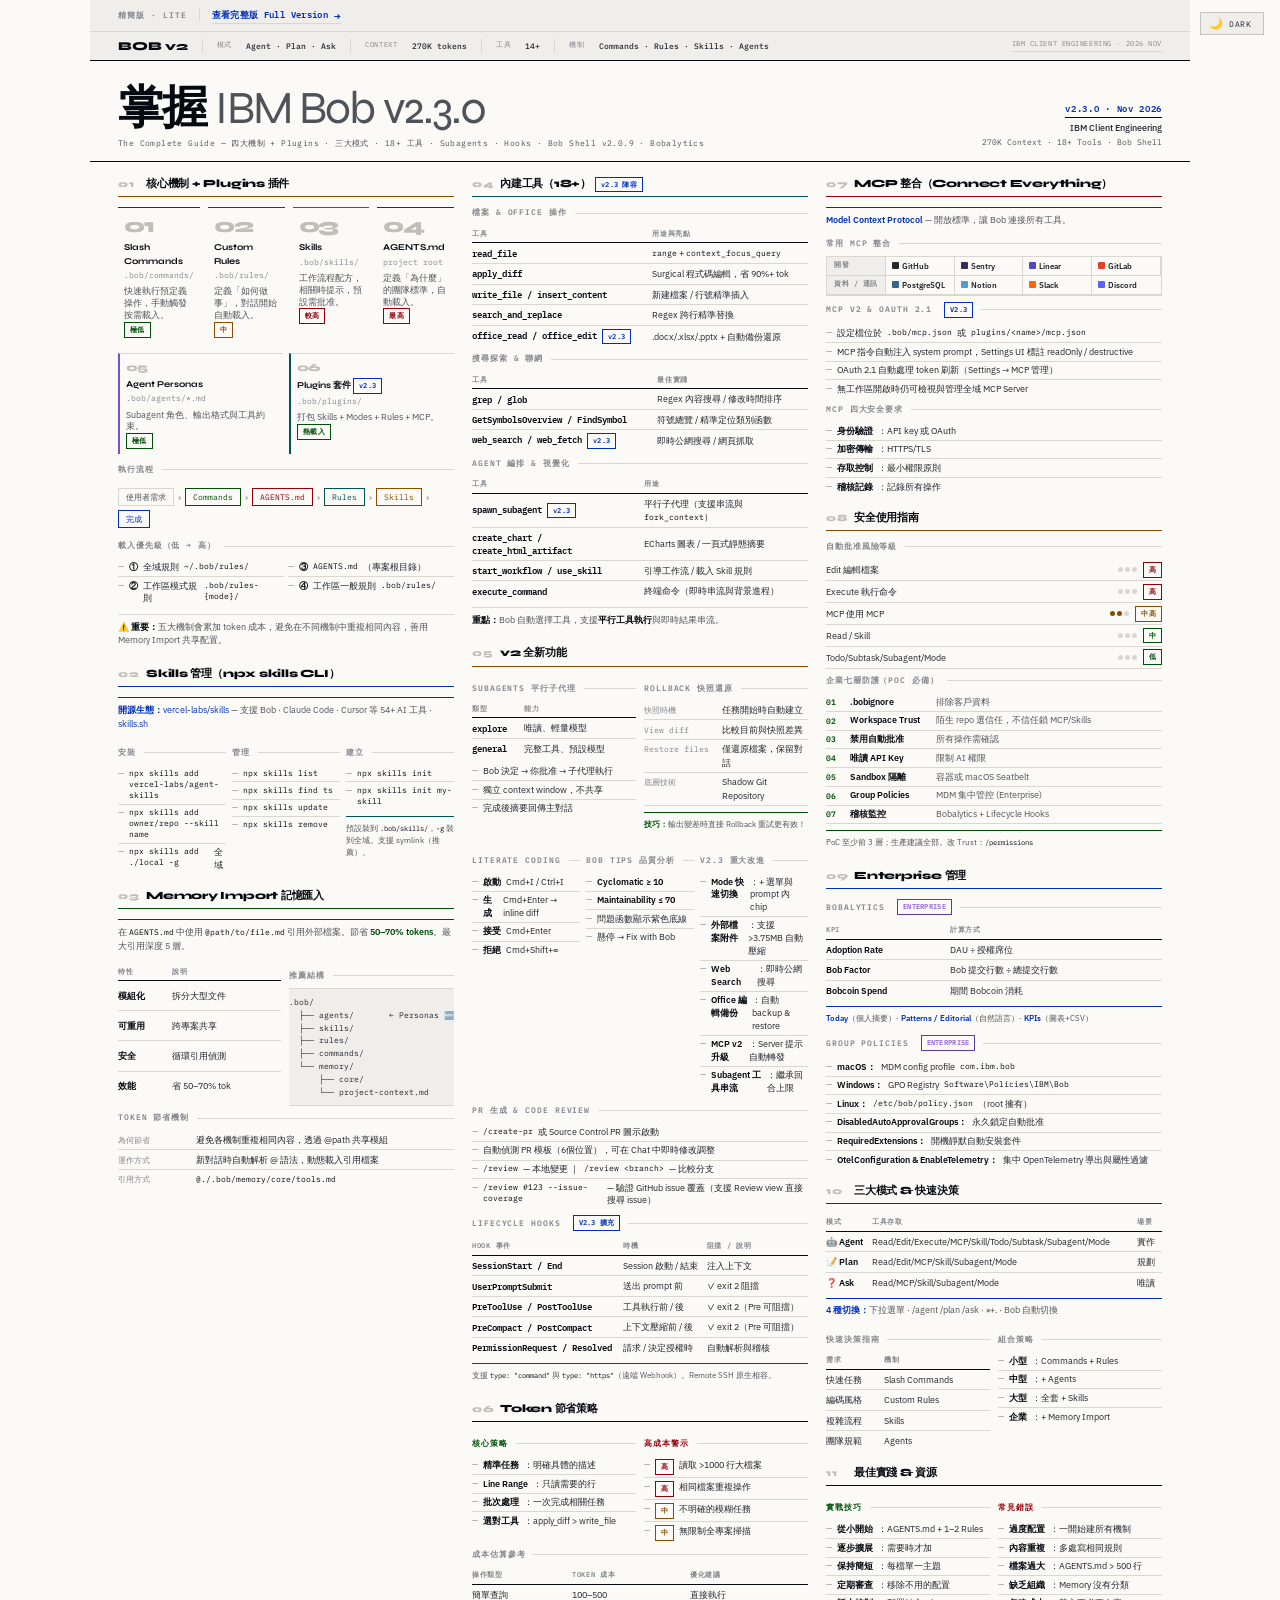
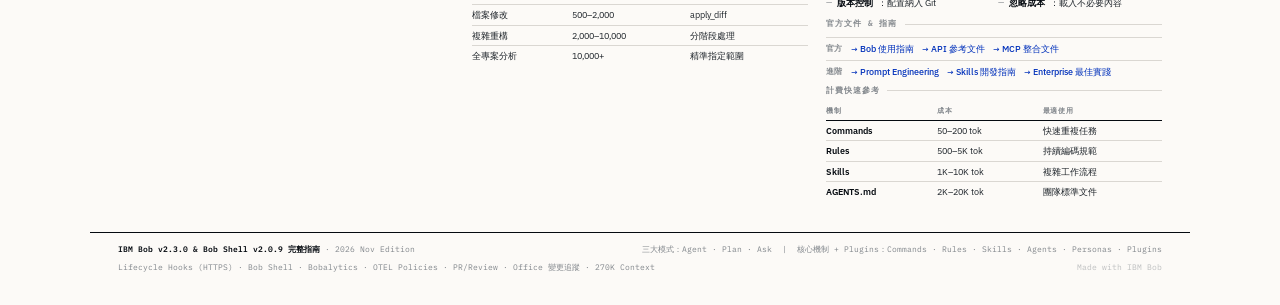
<file: index.html>
<!DOCTYPE html>
<html lang="zh-TW">
<head>
<meta charset="UTF-8">
<!-- Updated: 2026-11-04 13:50:45 +0800 -->
<meta http-equiv="refresh" content="0;url=bob-lite-ver.html">
<title>掌握 IBM Bob v2.3.0 完整指南</title>
</head>
<body></body>
</html>
</file>
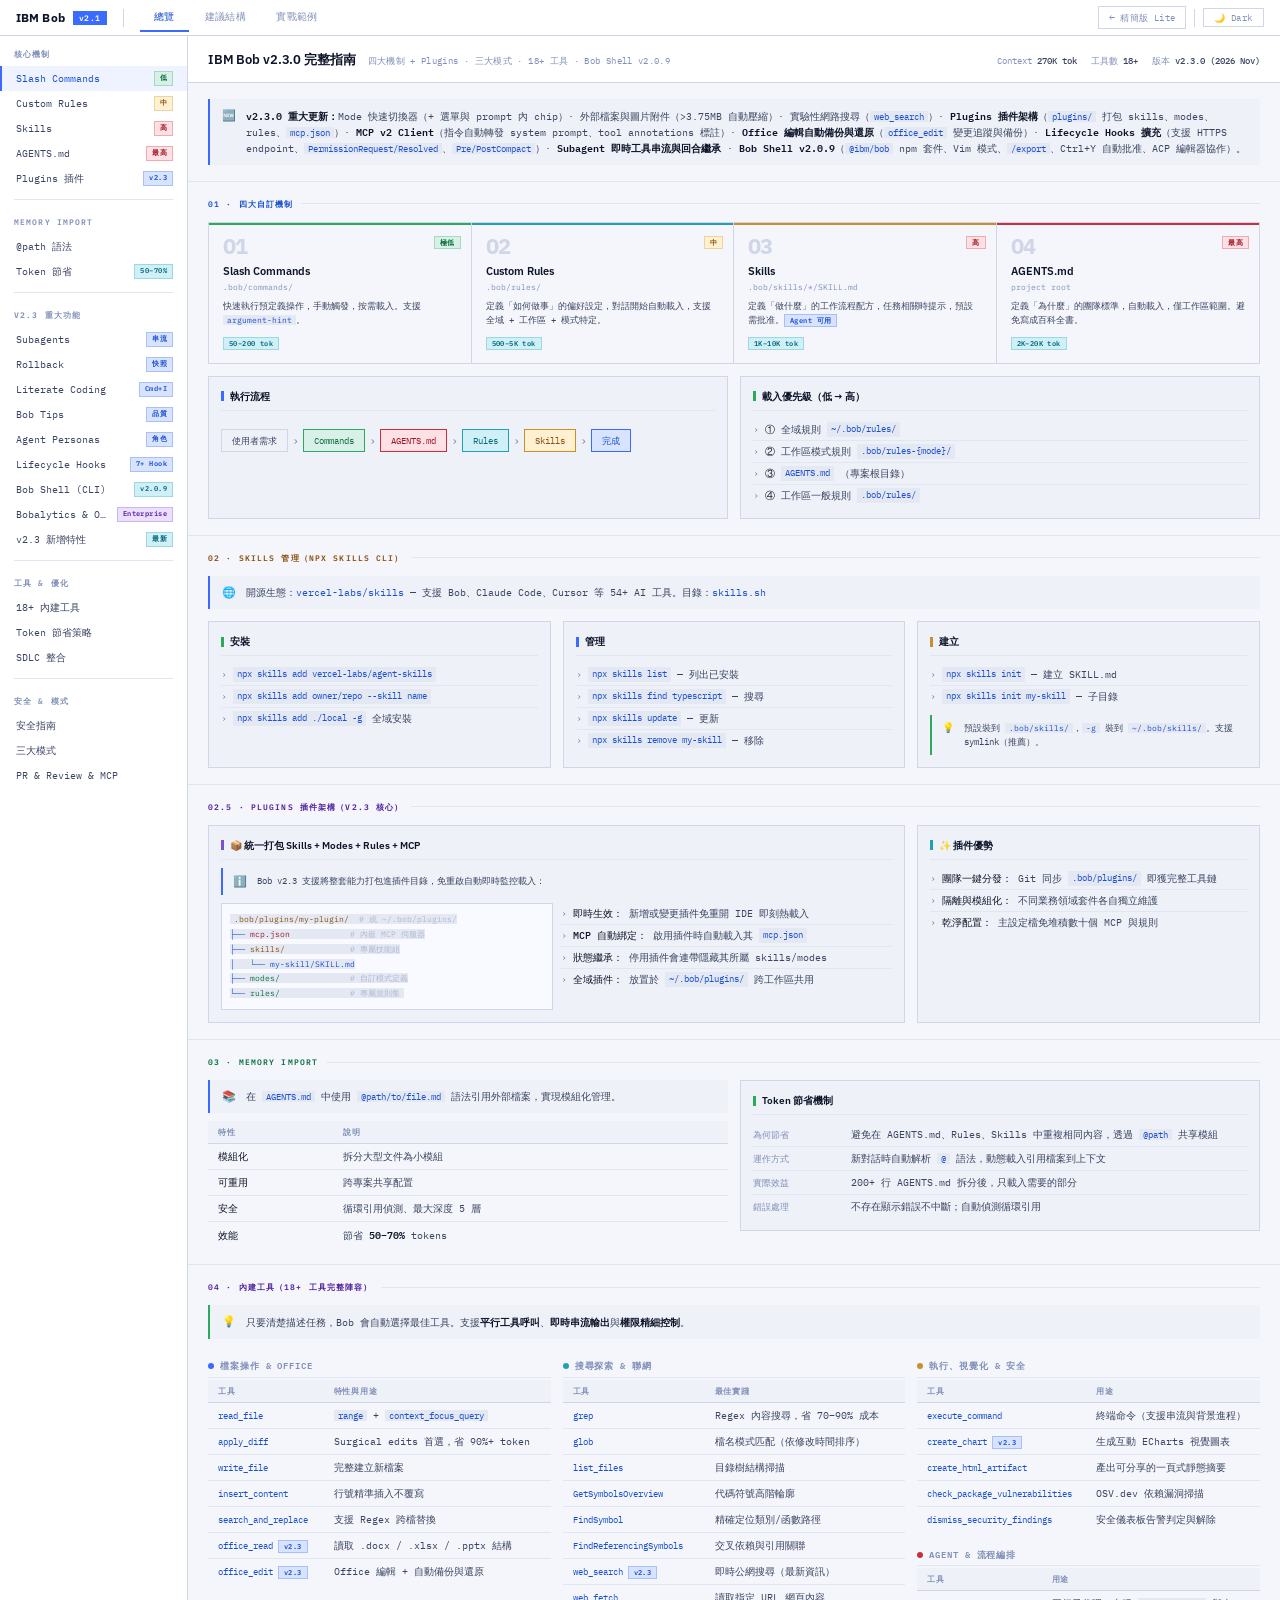
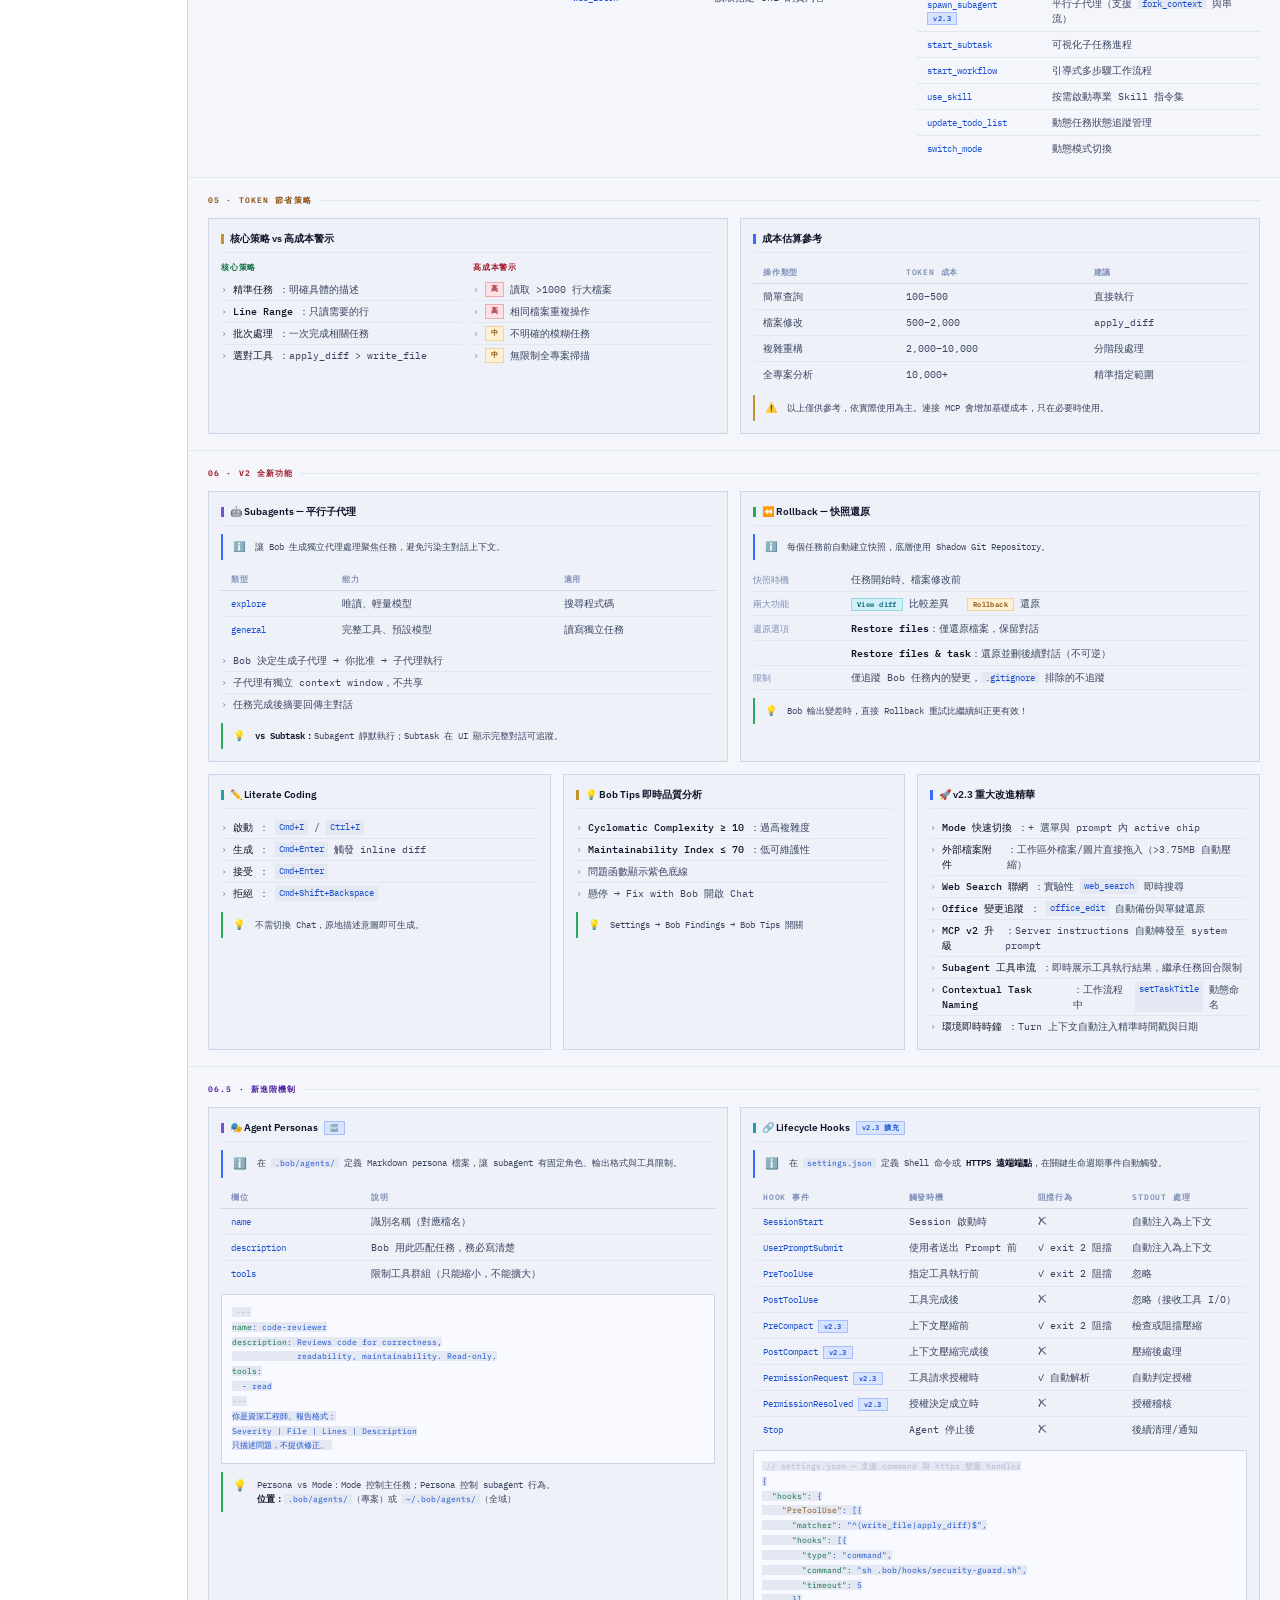
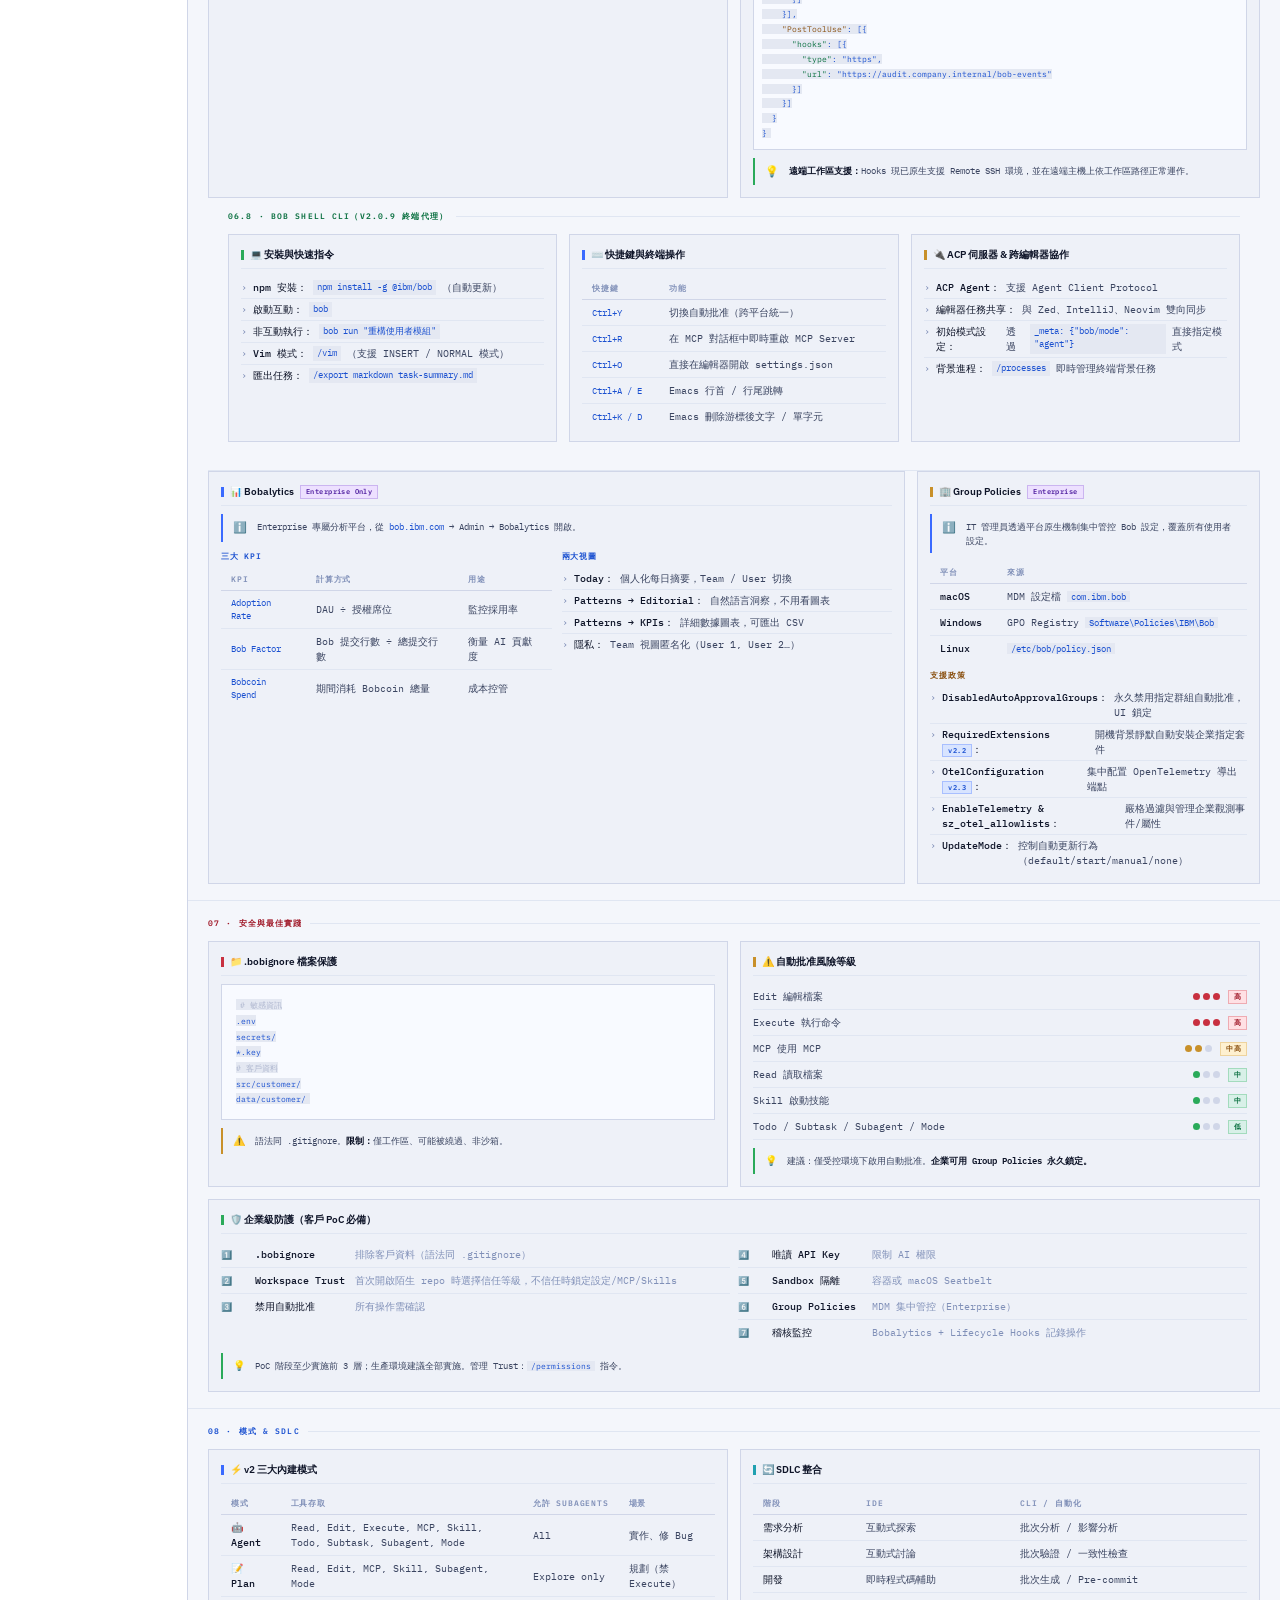
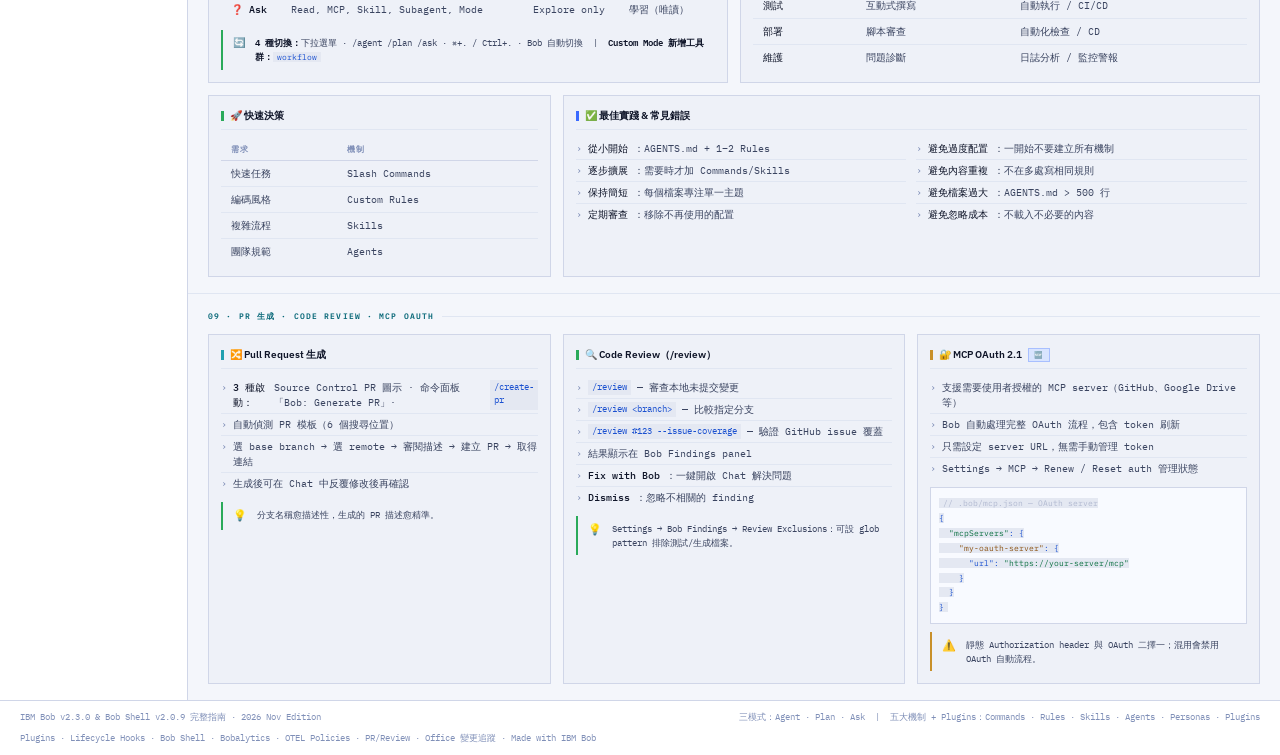
<file: bob-full-ver.html>
<!DOCTYPE html>
<html lang="zh-TW">
<head>
<meta charset="UTF-8">
<meta name="viewport" content="width=device-width, initial-scale=1.0">
<!-- Updated: 2026-11-04 13:50:45 +0800 -->
<title>IBM Bob v2.3.0 & Bob Shell 完整指南</title>
<link rel="preconnect" href="https://fonts.googleapis.com">
<link rel="stylesheet" href="https://fonts.googleapis.com/css2?family=IBM+Plex+Mono:wght@400;500;600&family=IBM+Plex+Sans:wght@300;400;500;600;700&display=swap">
<style>
/* ═══════════════════════════════════════════
   DATA DENSE — IBM Carbon–anchored dashboard
   ═══════════════════════════════════════════ */
:root {
  --bg:        #111318;
  --bg-1:      #161820;
  --bg-2:      #1c1f28;
  --bg-3:      #222530;
  --border:    #272b38;
  --border-2:  #1e2230;
  --text:      #ccd6f6;
  --text-2:    #8892b0;
  --text-3:    #4a5478;
  --blue:      #3a6aff;
  --blue-dim:  #1a2a5a;
  --blue-lt:   #8ab4ff;
  --green:     #2aaa5a;
  --green-dim: #0a2a18;
  --green-lt:  #5adda0;
  --amber:     #c8902a;
  --amber-dim: #2a1e08;
  --amber-lt:  #f0c060;
  --red:       #c83040;
  --red-dim:   #2a0e14;
  --red-lt:    #ff7088;
  --purple:    #7a50cc;
  --purple-dim:#1e1230;
  --purple-lt: #b090ff;
  --teal:      #20a0b0;
  --teal-dim:  #082028;
  --teal-lt:   #60d0e0;
  --mono: 'IBM Plex Mono', monospace;
  --sans: 'IBM Plex Sans', sans-serif;
  --sidebar-w: 188px;
  --toolbar-h: 36px;
}

*, *::before, *::after { box-sizing: border-box; margin: 0; padding: 0; }
html { height: 100%; }

body {
  font-family: var(--mono);
  font-size: 11px;
  line-height: 1.5;
  color: var(--text);
  background: var(--bg);
  min-height: 100vh;
  display: flex;
  flex-direction: column;
}

/* ══ GLOBAL TOOLBAR ══ */
.g-toolbar {
  height: var(--toolbar-h);
  background: var(--bg-1);
  border-bottom: 1px solid var(--border);
  display: flex;
  align-items: center;
  padding: 0 16px;
  gap: 16px;
  flex-shrink: 0;
  position: sticky;
  top: 0;
  z-index: 100;
}

.g-logo {
  font-family: var(--sans);
  font-size: 12px;
  font-weight: 700;
  color: var(--text);
  letter-spacing: .01em;
  display: flex;
  align-items: center;
  gap: 8px;
  flex-shrink: 0;
}
.g-logo-badge {
  background: var(--blue);
  color: #fff;
  font-family: var(--mono);
  font-size: 8px;
  font-weight: 600;
  padding: 1px 6px;
  letter-spacing: .06em;
}

.g-sep { width: 1px; height: 18px; background: var(--border); flex-shrink: 0; }

.g-tabs { display: flex; gap: 2px; flex: 1; }
.g-tab {
  padding: 6px 14px;
  font-family: var(--mono);
  font-size: 10px;
  color: var(--text-3);
  cursor: pointer;
  border-bottom: 2px solid transparent;
  letter-spacing: .04em;
  white-space: nowrap;
  transition: color .15s, border-color .15s;
}
.g-tab:hover { color: var(--text-2); }
.g-tab.active { color: var(--blue-lt); border-bottom-color: var(--blue); }

.g-actions { display: flex; align-items: center; gap: 8px; margin-left: auto; }

.g-lite-link {
  font-family: var(--mono);
  font-size: 9px;
  color: var(--text-3);
  text-decoration: none;
  border: 1px solid var(--border);
  padding: 3px 10px;
  letter-spacing: .04em;
  display: flex;
  align-items: center;
  gap: 5px;
  transition: color .15s, border-color .15s;
  white-space: nowrap;
}
.g-lite-link:hover { color: var(--text); border-color: var(--text-3); text-decoration: none; }
.g-lite-link .arrow { font-size: 10px; transition: transform .15s; }
.g-lite-link:hover .arrow { transform: translateX(-3px); }

.g-btn {
  font-family: var(--mono);
  font-size: 9px;
  color: var(--text-3);
  background: transparent;
  border: 1px solid var(--border);
  padding: 3px 10px;
  cursor: pointer;
  letter-spacing: .06em;
  transition: color .15s, border-color .15s;
}
.g-btn:hover { color: var(--text); border-color: var(--text-3); }
.g-btn.active { color: var(--blue-lt); border-color: var(--blue-dim); background: var(--blue-dim); }

/* ══ LAYOUT SHELL ══ */
.shell {
  display: flex;
  flex: 1;
  overflow: hidden;
  min-height: 0;
}

/* ══ SIDEBAR ══ */
.sidebar {
  width: var(--sidebar-w);
  background: var(--bg-1);
  border-right: 1px solid var(--border);
  flex-shrink: 0;
  overflow-y: auto;
  display: flex;
  flex-direction: column;
}

.sb-section { padding: 12px 0 4px; }

.sb-head {
  font-family: var(--mono);
  font-size: 8px;
  font-weight: 600;
  letter-spacing: .14em;
  text-transform: uppercase;
  color: var(--text-3);
  padding: 0 14px 6px;
}

.sb-item {
  display: flex;
  align-items: center;
  justify-content: space-between;
  padding: 5px 14px;
  font-size: 10px;
  color: var(--text-2);
  cursor: pointer;
  border-left: 2px solid transparent;
  transition: background .1s, color .1s;
  gap: 6px;
}
.sb-item:hover { background: var(--bg-2); color: var(--text); }
.sb-item.active { color: var(--blue-lt); border-left-color: var(--blue); background: color-mix(in srgb, var(--blue) 8%, transparent); }

.sb-item__label { flex: 1; min-width: 0; overflow: hidden; text-overflow: ellipsis; white-space: nowrap; }

.badge {
  font-size: 7px;
  font-weight: 600;
  padding: 1px 5px;
  letter-spacing: .06em;
  flex-shrink: 0;
  font-family: var(--mono);
}
.badge-low    { background: var(--green-dim); color: var(--green-lt); border: 1px solid color-mix(in srgb, var(--green) 30%, transparent); }
.badge-med    { background: var(--amber-dim); color: var(--amber-lt); border: 1px solid color-mix(in srgb, var(--amber) 30%, transparent); }
.badge-high   { background: var(--red-dim);   color: var(--red-lt);   border: 1px solid color-mix(in srgb, var(--red)   30%, transparent); }
.badge-new    { background: var(--blue-dim);  color: var(--blue-lt);  border: 1px solid color-mix(in srgb, var(--blue)  30%, transparent); }
.badge-info   { background: var(--teal-dim);  color: var(--teal-lt);  border: 1px solid color-mix(in srgb, var(--teal)  30%, transparent); }
.badge-purple { background: var(--purple-dim);color: var(--purple-lt);border: 1px solid color-mix(in srgb, var(--purple)30%, transparent); }

.sb-divider { height: 1px; background: var(--border-2); margin: 4px 14px; }

/* ══ MAIN CONTENT ══ */
.main {
  flex: 1;
  overflow-y: auto;
  padding: 0;
  min-width: 0;
}

/* Tab panes */
.pane { display: none; }
.pane.active { display: block; }

/* ══ PANE HEADER ══ */
.pane-header {
  padding: 14px 20px 12px;
  border-bottom: 1px solid var(--border);
  display: flex;
  align-items: baseline;
  gap: 12px;
  background: var(--bg-1);
  position: sticky;
  top: 0;
  z-index: 10;
}
.pane-title {
  font-family: var(--sans);
  font-size: 13px;
  font-weight: 600;
  color: var(--text);
  letter-spacing: -.01em;
}
.pane-sub {
  font-size: 9px;
  color: var(--text-3);
  letter-spacing: .04em;
}
.pane-stats { display: flex; gap: 14px; margin-left: auto; align-items: center; }
.stat { font-size: 9px; color: var(--text-3); display: flex; gap: 5px; }
.stat strong { color: var(--text-2); font-weight: 500; }

/* ══ CONTENT SECTIONS ══ */
.section { padding: 16px 20px; border-bottom: 1px solid var(--border-2); }
.section:last-child { border-bottom: none; }

.section-label {
  font-size: 8px;
  font-weight: 600;
  letter-spacing: .14em;
  text-transform: uppercase;
  color: var(--text-3);
  margin-bottom: 12px;
  display: flex;
  align-items: center;
  gap: 8px;
}
.section-label::after { content: ''; flex: 1; height: 1px; background: var(--border-2); }
.section-label--blue   { color: var(--blue-lt);   }
.section-label--green  { color: var(--green-lt);  }
.section-label--amber  { color: var(--amber-lt);  }
.section-label--red    { color: var(--red-lt);    }
.section-label--purple { color: var(--purple-lt); }
.section-label--teal   { color: var(--teal-lt);   }

/* ══ MECHANISM STRIP ══ */
.mech-strip {
  display: grid;
  grid-template-columns: repeat(4, 1fr);
  gap: 0;
  border: 1px solid var(--border);
}
.mech-cell {
  padding: 12px 14px;
  border-right: 1px solid var(--border);
  position: relative;
}
.mech-cell:last-child { border-right: none; }
.mech-cell::before {
  content: '';
  position: absolute;
  top: 0; left: 0; right: 0;
  height: 2px;
}
.mech-cell--cmd::before   { background: var(--green);  }
.mech-cell--rule::before  { background: var(--teal);   }
.mech-cell--skill::before { background: var(--amber);  }
.mech-cell--agent::before { background: var(--red);    }

.mech-num {
  font-family: var(--sans);
  font-size: 22px;
  font-weight: 700;
  color: var(--border);
  line-height: 1;
  margin-bottom: 6px;
  letter-spacing: -.04em;
}
.mech-title {
  font-family: var(--sans);
  font-size: 11px;
  font-weight: 600;
  color: var(--text);
  margin-bottom: 2px;
}
.mech-path {
  font-size: 8px;
  color: var(--text-3);
  margin-bottom: 6px;
  font-family: var(--mono);
}
.mech-desc {
  font-size: 9px;
  color: var(--text-2);
  line-height: 1.5;
  margin-bottom: 8px;
}
.mech-cost { position: absolute; top: 10px; right: 10px; }

/* ══ DATA TABLE ══ */
.dtable {
  width: 100%;
  border-collapse: collapse;
  font-size: 10px;
}
.dtable th {
  text-align: left;
  font-family: var(--mono);
  font-size: 8px;
  font-weight: 600;
  letter-spacing: .1em;
  text-transform: uppercase;
  color: var(--text-3);
  padding: 5px 10px;
  border-bottom: 1px solid var(--border);
  background: var(--bg-2);
  white-space: nowrap;
}
.dtable td {
  padding: 5px 10px;
  border-bottom: 1px solid var(--border-2);
  color: var(--text-2);
  vertical-align: middle;
  font-size: 10px;
}
.dtable tr:last-child td { border-bottom: none; }
.dtable tr:hover td { background: var(--bg-2); }
.dtable td.key { color: var(--blue-lt); font-family: var(--mono); font-size: 9px; }
.dtable td.em { color: var(--text); font-weight: 500; }

/* ══ INFO GRID ══ */
.info-grid {
  display: grid;
  grid-template-columns: 1fr 1fr;
  gap: 12px;
}
.info-grid-3 { grid-template-columns: 1fr 1fr 1fr; }
.info-grid-4 { grid-template-columns: repeat(4,1fr); }

.info-block {
  background: var(--bg-2);
  border: 1px solid var(--border);
  padding: 12px;
}
.info-block__head {
  font-family: var(--sans);
  font-size: 10px;
  font-weight: 600;
  color: var(--text);
  margin-bottom: 8px;
  padding-bottom: 6px;
  border-bottom: 1px solid var(--border-2);
  display: flex;
  align-items: center;
  gap: 6px;
}
.info-block__head::before {
  content: '';
  display: inline-block;
  width: 3px;
  height: 10px;
  flex-shrink: 0;
}
.ib--blue   .info-block__head::before { background: var(--blue);   }
.ib--green  .info-block__head::before { background: var(--green);  }
.ib--amber  .info-block__head::before { background: var(--amber);  }
.ib--red    .info-block__head::before { background: var(--red);    }
.ib--purple .info-block__head::before { background: var(--purple); }
.ib--teal   .info-block__head::before { background: var(--teal);   }

/* ══ KV ROWS ══ */
.kv { display: flex; gap: 8px; padding: 4px 0; border-bottom: 1px solid var(--border-2); align-items: baseline; font-size: 10px; }
.kv:last-child { border-bottom: none; }
.kv__k { font-size: 9px; color: var(--text-3); flex-shrink: 0; min-width: 90px; font-family: var(--mono); }
.kv__v { color: var(--text-2); flex: 1; }

/* ══ INLINE LIST ══ */
.ilist { list-style: none; padding: 0; }
.ilist li { padding: 3px 0; border-bottom: 1px solid var(--border-2); font-size: 10px; color: var(--text-2); line-height: 1.5; display: flex; gap: 6px; }
.ilist li:last-child { border-bottom: none; }
.ilist li::before { content: '›'; color: var(--text-3); flex-shrink: 0; }
.ilist li strong { color: var(--text); font-weight: 500; }

/* ══ CALLOUT ══ */
.callout {
  display: flex;
  gap: 10px;
  padding: 9px 12px;
  border-left: 2px solid;
  background: var(--bg-2);
  font-size: 10px;
  color: var(--text-2);
  line-height: 1.5;
  margin-bottom: 10px;
}
.callout:last-child { margin-bottom: 0; }
.callout__icon { flex-shrink: 0; font-size: 11px; line-height: 1.4; }
.callout--info    { border-left-color: var(--blue);   }
.callout--tip     { border-left-color: var(--green);  }
.callout--warn    { border-left-color: var(--amber);  }
.callout--danger  { border-left-color: var(--red);    }

/* ══ FLOW ══ */
.flow { display: flex; align-items: center; gap: 4px; flex-wrap: wrap; padding: 10px 0; }
.flow-step {
  font-family: var(--mono);
  font-size: 9px;
  padding: 4px 10px;
  border: 1px solid var(--border);
  background: var(--bg-2);
  color: var(--text-2);
  white-space: nowrap;
}
.flow-step--green  { border-color: var(--green);  color: var(--green-lt);  background: var(--green-dim);  }
.flow-step--red    { border-color: var(--red);    color: var(--red-lt);    background: var(--red-dim);    }
.flow-step--teal   { border-color: var(--teal);   color: var(--teal-lt);   background: var(--teal-dim);   }
.flow-step--amber  { border-color: var(--amber);  color: var(--amber-lt);  background: var(--amber-dim);  }
.flow-step--blue   { border-color: var(--blue);   color: var(--blue-lt);   background: var(--blue-dim);   }
.flow-arrow { color: var(--text-3); font-size: 12px; line-height: 1; }

/* ══ CODE BLOCK ══ */
pre.cb {
  background: var(--bg);
  border: 1px solid var(--border);
  padding: 12px 14px;
  font-family: var(--mono);
  font-size: 9.5px;
  line-height: 1.65;
  overflow-x: auto;
  color: #8892b0;
}
pre.cb .hg { color: #5adda0; }  /* green  */
pre.cb .hb { color: #8ab4ff; }  /* blue   */
pre.cb .ha { color: #f0c060; }  /* amber  */
pre.cb .hr { color: #ff7088; }  /* red    */
pre.cb .hd { color: #3a4060; }  /* dim    */

/* ══ RISK METER ══ */
.risk-row { display: flex; align-items: center; gap: 8px; padding: 5px 0; border-bottom: 1px solid var(--border-2); font-size: 10px; }
.risk-row:last-child { border-bottom: none; }
.risk-label { flex: 1; color: var(--text-2); }
.risk-dots { display: flex; gap: 3px; }
.dot { width: 7px; height: 7px; border-radius: 50%; background: var(--border); }
.dot-r { background: var(--red); }
.dot-a { background: var(--amber); }
.dot-g { background: var(--green); }

/* ══ SEC TIERS ══ */
.sec-tier { display: flex; gap: 10px; padding: 5px 0; border-bottom: 1px solid var(--border-2); font-size: 10px; align-items: center; }
.sec-tier:last-child { border-bottom: none; }
.sec-tier__n { font-family: var(--mono); font-size: 9px; color: var(--green-lt); flex-shrink: 0; width: 24px; }
.sec-tier__t { color: var(--text); font-weight: 500; min-width: 90px; }
.sec-tier__d { color: var(--text-3); font-size: 9.5px; }

/* ══ TOOL ROWS ══ */
.tool-group-head { font-size: 9px; font-weight: 600; letter-spacing: .1em; text-transform: uppercase; color: var(--text-3); padding: 8px 0 4px; margin-bottom: 2px; border-bottom: 1px solid var(--border-2); display: flex; align-items: center; gap: 6px; }
.tool-group-head .dot-accent { width: 6px; height: 6px; border-radius: 50%; flex-shrink: 0; }

/* ══ INLINE CODE ══ */
code { font-family: var(--mono); font-size: .88em; background: var(--bg-3); color: var(--blue-lt); padding: 0 4px; }

/* ══ UTILITIES ══ */
.mb-8  { margin-bottom: 8px; }
.mb-12 { margin-bottom: 12px; }
.mb-16 { margin-bottom: 16px; }
.mt-8  { margin-top: 8px; }
.mt-12 { margin-top: 12px; }
strong { font-weight: 600; color: var(--text); }
a { color: var(--blue-lt); text-decoration: none; }
a:hover { text-decoration: underline; }

/* ══ THEME TOGGLE ══ */
#themeToggle {
  font-family: var(--mono);
  font-size: 9px;
  color: var(--text-3);
  background: transparent;
  border: 1px solid var(--border);
  padding: 3px 10px;
  cursor: pointer;
  letter-spacing: .06em;
  display: flex;
  align-items: center;
  gap: 5px;
  transition: color .15s;
}
#themeToggle:hover { color: var(--text); border-color: var(--text-3); }

/* ══ LIGHT THEME ══ */
body.light {
  --bg:         #f4f6fb;
  --bg-1:       #ffffff;
  --bg-2:       #eef1f8;
  --bg-3:       #e4e8f2;
  --border:     #d0d6e8;
  --border-2:   #e0e6f2;
  --text:       #0e1428;
  --text-2:     #3a4460;
  --text-3:     #8090b8;
  --blue-lt:    #1a50d0;
  --blue-dim:   #d8e4ff;
  --green-lt:   #0a7040;
  --green-dim:  #d8f0e8;
  --amber-lt:   #8a5010;
  --amber-dim:  #fef0d0;
  --red-lt:     #a01828;
  --red-dim:    #ffe0e4;
  --purple-lt:  #5020a0;
  --purple-dim: #ede0ff;
  --teal-lt:    #086878;
  --teal-dim:   #d0f0f8;
}
body.light code { background: var(--bg-3); color: var(--blue-lt); }
body.light pre.cb { color: #3a4460; background: #f8faff; }
body.light pre.cb .hg { color: #0a7040; }
body.light pre.cb .hb { color: #1a50d0; }
body.light pre.cb .ha { color: #8a5010; }
body.light pre.cb .hr { color: #a01828; }
body.light pre.cb .hd { color: #b0b8d0; }

/* ══ SCROLLBAR ══ */
::-webkit-scrollbar { width: 5px; height: 5px; }
::-webkit-scrollbar-track { background: var(--bg); }
::-webkit-scrollbar-thumb { background: var(--border); }
::-webkit-scrollbar-thumb:hover { background: var(--text-3); }

/* ══ FOOTER ══ */
.site-footer {
  background: var(--bg-1);
  border-top: 1px solid var(--border);
  padding: 10px 20px;
  display: flex;
  justify-content: space-between;
  align-items: center;
  font-family: var(--mono);
  font-size: 8.5px;
  color: var(--text-3);
  flex-wrap: wrap;
  gap: 8px;
  flex-shrink: 0;
}
</style>
</head>
<body>

<!-- ══ GLOBAL TOOLBAR ══ -->
<div class="g-toolbar">
  <div class="g-logo">
    <span>IBM Bob</span>
    <span class="g-logo-badge">v2.1</span>
  </div>
  <div class="g-sep"></div>
  <div class="g-tabs">
    <div class="g-tab active" onclick="switchTab('overview',this)">總覽</div>
    <div class="g-tab" onclick="switchTab('structure',this)">建議結構</div>
    <div class="g-tab" onclick="switchTab('examples',this)">實戰範例</div>
  </div>
  <div class="g-actions">
    <a href="bob-lite-ver.html" class="g-lite-link"><span class="arrow">←</span> 精簡版 Lite</a>
    <div class="g-sep"></div>
    <button id="themeToggle" onclick="toggleTheme()"><span id="themeIcon">☀️</span><span id="themeLabel">Light</span></button>
  </div>
</div>

<!-- ══ LAYOUT SHELL ══ -->
<div class="shell">

  <!-- ── SIDEBAR ── -->
  <nav class="sidebar">
    <div class="sb-section">
      <div class="sb-head">核心機制</div>
      <div class="sb-item active" onclick="scrollTo_('#mech')"><span class="sb-item__label">Slash Commands</span><span class="badge badge-low">低</span></div>
      <div class="sb-item" onclick="scrollTo_('#rules')"><span class="sb-item__label">Custom Rules</span><span class="badge badge-med">中</span></div>
      <div class="sb-item" onclick="scrollTo_('#skills')"><span class="sb-item__label">Skills</span><span class="badge badge-high">高</span></div>
      <div class="sb-item" onclick="scrollTo_('#agents')"><span class="sb-item__label">AGENTS.md</span><span class="badge badge-high">最高</span></div>
      <div class="sb-item" onclick="scrollTo_('#plugins')"><span class="sb-item__label">Plugins 插件</span><span class="badge badge-new">v2.3</span></div>
    </div>
    <div class="sb-divider"></div>
    <div class="sb-section">
      <div class="sb-head">Memory Import</div>
      <div class="sb-item" onclick="scrollTo_('#memory')"><span class="sb-item__label">@path 語法</span></div>
      <div class="sb-item" onclick="scrollTo_('#memory')"><span class="sb-item__label">Token 節省</span><span class="badge badge-info">50–70%</span></div>
    </div>
    <div class="sb-divider"></div>
    <div class="sb-section">
      <div class="sb-head">v2.3 重大功能</div>
      <div class="sb-item" onclick="scrollTo_('#subagents')"><span class="sb-item__label">Subagents</span><span class="badge badge-new">串流</span></div>
      <div class="sb-item" onclick="scrollTo_('#rollback')"><span class="sb-item__label">Rollback</span><span class="badge badge-new">快照</span></div>
      <div class="sb-item" onclick="scrollTo_('#literate')"><span class="sb-item__label">Literate Coding</span><span class="badge badge-new">Cmd+I</span></div>
      <div class="sb-item" onclick="scrollTo_('#bobtips')"><span class="sb-item__label">Bob Tips</span><span class="badge badge-new">品質</span></div>
      <div class="sb-item" onclick="scrollTo_('#personas')"><span class="sb-item__label">Agent Personas</span><span class="badge badge-new">角色</span></div>
      <div class="sb-item" onclick="scrollTo_('#hooks')"><span class="sb-item__label">Lifecycle Hooks</span><span class="badge badge-new">7+ Hook</span></div>
      <div class="sb-item" onclick="scrollTo_('#bobshell')"><span class="sb-item__label">Bob Shell (CLI)</span><span class="badge badge-info">v2.0.9</span></div>
      <div class="sb-item" onclick="scrollTo_('#bobalytics')"><span class="sb-item__label">Bobalytics &amp; OTEL</span><span class="badge badge-purple">Enterprise</span></div>
      <div class="sb-item" onclick="scrollTo_('#misc-v2')"><span class="sb-item__label">v2.3 新增特性</span><span class="badge badge-info">最新</span></div>
    </div>
    <div class="sb-divider"></div>
    <div class="sb-section">
      <div class="sb-head">工具 & 優化</div>
      <div class="sb-item" onclick="scrollTo_('#tools')"><span class="sb-item__label">18+ 內建工具</span></div>
      <div class="sb-item" onclick="scrollTo_('#token')"><span class="sb-item__label">Token 節省策略</span></div>
      <div class="sb-item" onclick="scrollTo_('#sdlc')"><span class="sb-item__label">SDLC 整合</span></div>
    </div>
    <div class="sb-divider"></div>
    <div class="sb-section">
      <div class="sb-head">安全 & 模式</div>
      <div class="sb-item" onclick="scrollTo_('#security')"><span class="sb-item__label">安全指南</span></div>
      <div class="sb-item" onclick="scrollTo_('#modes')"><span class="sb-item__label">三大模式</span></div>
      <div class="sb-item" onclick="scrollTo_('#pr-review')"><span class="sb-item__label">PR &amp; Review &amp; MCP</span></div>
    </div>
  </nav>

  <!-- ── MAIN ── -->
  <main class="main" id="mainContent">

    <!-- ════ PANE: 總覽 ════ -->
    <div id="pane-overview" class="pane active">

      <div class="pane-header">
      <span class="pane-title">IBM Bob v2.3.0 完整指南</span>
      <span class="pane-sub">四大機制 + Plugins · 三大模式 · 18+ 工具 · Bob Shell v2.0.9</span>
      <div class="pane-stats">
        <div class="stat"><span>Context</span><strong>270K tok</strong></div>
        <div class="stat"><span>工具數</span><strong>18+</strong></div>
        <div class="stat"><span>版本</span><strong>v2.3.0 (2026 Nov)</strong></div>
        </div>
      </div>

      <!-- v2.3 公告 -->
    <div class="section">
      <div class="callout callout--new" style="border-left-color:var(--blue)">
        <span class="callout__icon">🆕</span>
        <div><strong>v2.3.0 重大更新：</strong>Mode 快速切換器（+ 選單與 prompt 內 chip）· 外部檔案與圖片附件（&gt;3.75MB 自動壓縮）· 實驗性網路搜尋（<code>web_search</code>）· <strong>Plugins 插件架構</strong>（<code>plugins/</code> 打包 skills、modes、rules、<code>mcp.json</code>）· <strong>MCP v2 Client</strong>（指令自動轉發 system prompt、tool annotations 標註）· <strong>Office 編輯自動備份與還原</strong>（<code>office_edit</code> 變更追蹤與備份）· <strong>Lifecycle Hooks 擴充</strong>（支援 HTTPS endpoint、<code>PermissionRequest/Resolved</code>、<code>Pre/PostCompact</code>）· <strong>Subagent 即時工具串流與回合繼承</strong> · <strong>Bob Shell v2.0.9</strong>（<code>@ibm/bob</code> npm 套件、Vim 模式、<code>/export</code>、Ctrl+Y 自動批准、ACP 編輯器協作）。</div>
      </div>
    </div>

      <!-- 四大機制 -->
      <div class="section" id="mech">
        <div class="section-label section-label--blue">01 · 四大自訂機制</div>
        <div class="mech-strip mb-12">
          <div class="mech-cell mech-cell--cmd">
            <div class="mech-cost"><span class="badge badge-low">極低</span></div>
            <div class="mech-num">01</div>
            <div class="mech-title">Slash Commands</div>
            <div class="mech-path">.bob/commands/</div>
            <div class="mech-desc">快速執行預定義操作，手動觸發，按需載入。支援 <code>argument-hint</code>。</div>
            <span class="badge badge-info">50–200 tok</span>
          </div>
          <div class="mech-cell mech-cell--rule">
            <div class="mech-cost"><span class="badge badge-med">中</span></div>
            <div class="mech-num">02</div>
            <div class="mech-title">Custom Rules</div>
            <div class="mech-path">.bob/rules/</div>
            <div class="mech-desc">定義「如何做事」的偏好設定，對話開始自動載入，支援全域 + 工作區 + 模式特定。</div>
            <span class="badge badge-info">500–5K tok</span>
          </div>
          <div class="mech-cell mech-cell--skill">
            <div class="mech-cost"><span class="badge badge-high">高</span></div>
            <div class="mech-num">03</div>
            <div class="mech-title">Skills</div>
            <div class="mech-path">.bob/skills/*/SKILL.md</div>
            <div class="mech-desc">定義「做什麼」的工作流程配方，任務相關時提示，預設需批准。<span class="badge badge-new">Agent 可用</span></div>
            <span class="badge badge-info">1K–10K tok</span>
          </div>
          <div class="mech-cell mech-cell--agent">
            <div class="mech-cost"><span class="badge badge-high">最高</span></div>
            <div class="mech-num">04</div>
            <div class="mech-title">AGENTS.md</div>
            <div class="mech-path">project root</div>
            <div class="mech-desc">定義「為什麼」的團隊標準，自動載入，僅工作區範圍。避免寫成百科全書。</div>
            <span class="badge badge-info">2K–20K tok</span>
          </div>
        </div>

        <!-- 執行流程 + 載入順序 -->
        <div class="info-grid">
          <div class="info-block ib--blue">
            <div class="info-block__head">執行流程</div>
            <div class="flow">
              <span class="flow-step">使用者需求</span>
              <span class="flow-arrow">›</span>
              <span class="flow-step flow-step--green">Commands</span>
              <span class="flow-arrow">›</span>
              <span class="flow-step flow-step--red">AGENTS.md</span>
              <span class="flow-arrow">›</span>
              <span class="flow-step flow-step--teal">Rules</span>
              <span class="flow-arrow">›</span>
              <span class="flow-step flow-step--amber">Skills</span>
              <span class="flow-arrow">›</span>
              <span class="flow-step flow-step--blue">完成</span>
            </div>
          </div>
          <div class="info-block ib--green">
            <div class="info-block__head">載入優先級（低 → 高）</div>
            <ul class="ilist">
              <li><strong>①</strong> 全域規則 <code>~/.bob/rules/</code></li>
              <li><strong>②</strong> 工作區模式規則 <code>.bob/rules-{mode}/</code></li>
              <li><strong>③</strong> <code>AGENTS.md</code>（專案根目錄）</li>
              <li><strong>④</strong> 工作區一般規則 <code>.bob/rules/</code></li>
            </ul>
          </div>
        </div>
      </div>

      <!-- Skills CLI -->
      <div class="section" id="skills">
        <div class="section-label section-label--amber">02 · Skills 管理（npx skills CLI）</div>
        <div class="callout callout--info mb-12">
          <span class="callout__icon">🌐</span>
          <div>開源生態：<a href="https://github.com/vercel-labs/skills" target="_blank">vercel-labs/skills</a> — 支援 Bob、Claude Code、Cursor 等 54+ AI 工具。目錄：<a href="https://skills.sh" target="_blank">skills.sh</a></div>
        </div>
        <div class="info-grid info-grid-3">
          <div class="info-block ib--green">
            <div class="info-block__head">安裝</div>
            <ul class="ilist">
              <li><code>npx skills add vercel-labs/agent-skills</code></li>
              <li><code>npx skills add owner/repo --skill name</code></li>
              <li><code>npx skills add ./local -g</code> 全域安裝</li>
            </ul>
          </div>
          <div class="info-block ib--blue">
            <div class="info-block__head">管理</div>
            <ul class="ilist">
              <li><code>npx skills list</code> — 列出已安裝</li>
              <li><code>npx skills find typescript</code> — 搜尋</li>
              <li><code>npx skills update</code> — 更新</li>
              <li><code>npx skills remove my-skill</code> — 移除</li>
            </ul>
          </div>
          <div class="info-block ib--amber">
            <div class="info-block__head">建立</div>
            <ul class="ilist">
              <li><code>npx skills init</code> — 建立 SKILL.md</li>
              <li><code>npx skills init my-skill</code> — 子目錄</li>
            </ul>
            <div class="callout callout--tip mt-8 mb-0" style="padding:6px 10px;font-size:9px">
              <span class="callout__icon" style="font-size:10px">💡</span>
              <div>預設裝到 <code>.bob/skills/</code>，<code>-g</code> 裝到 <code>~/.bob/skills/</code>。支援 symlink（推薦）。</div>
            </div>
          </div>
        </div>
      </div>

      <!-- Plugins 架構 -->
      <div class="section" id="plugins">
        <div class="section-label section-label--purple">02.5 · Plugins 插件架構（v2.3 核心）</div>
        <div class="info-grid info-grid-3">
          <div class="info-block ib--purple" style="grid-column:span 2">
            <div class="info-block__head">📦 統一打包 Skills + Modes + Rules + MCP</div>
            <div class="callout callout--info mb-8" style="padding:6px 10px;font-size:9px">
              <span class="callout__icon">ℹ️</span>
              <div>Bob v2.3 支援將整套能力打包進插件目錄，免重啟自動即時監控載入：</div>
            </div>
            <div class="info-grid" style="gap:8px">
              <div>
                <pre class="cb" style="font-size:9px;padding:8px"><code><span class="ha">.bob/plugins/my-plugin/</span>  <span class="hd"># 或 ~/.bob/plugins/</span>
├── <span class="hr">mcp.json</span>            <span class="hd"># 內嵌 MCP 伺服器</span>
├── <span class="ha">skills/</span>             <span class="hd"># 專屬技能組</span>
│   └── my-skill/SKILL.md
├── <span class="hg">modes/</span>              <span class="hd"># 自訂模式定義</span>
└── <span class="hg">rules/</span>              <span class="hd"># 專屬規則集</span></code></pre>
              </div>
              <div>
                <ul class="ilist">
                  <li><strong>即時生效：</strong>新增或變更插件免重開 IDE 即刻熱載入</li>
                  <li><strong>MCP 自動綁定：</strong>啟用插件時自動載入其 <code>mcp.json</code></li>
                  <li><strong>狀態繼承：</strong>停用插件會連帶隱藏其所屬 skills/modes</li>
                  <li><strong>全域插件：</strong>放置於 <code>~/.bob/plugins/</code> 跨工作區共用</li>
                </ul>
              </div>
            </div>
          </div>
          <div class="info-block ib--teal">
            <div class="info-block__head">✨ 插件優勢</div>
            <ul class="ilist">
              <li><strong>團隊一鍵分發：</strong>Git 同步 <code>.bob/plugins/</code> 即獲完整工具鏈</li>
              <li><strong>隔離與模組化：</strong>不同業務領域套件各自獨立維護</li>
              <li><strong>乾淨配置：</strong>主設定檔免堆積數十個 MCP 與規則</li>
            </ul>
          </div>
        </div>
      </div>

      <!-- Memory Import -->
      <div class="section" id="memory">
        <div class="section-label section-label--green">03 · Memory Import</div>
        <div class="info-grid">
          <div>
            <div class="callout callout--info mb-8">
              <span class="callout__icon">📚</span>
              <div>在 <code>AGENTS.md</code> 中使用 <code>@path/to/file.md</code> 語法引用外部檔案，實現模組化管理。</div>
            </div>
            <table class="dtable">
              <thead><tr><th>特性</th><th>說明</th></tr></thead>
              <tbody>
                <tr><td class="em">模組化</td><td>拆分大型文件為小模組</td></tr>
                <tr><td class="em">可重用</td><td>跨專案共享配置</td></tr>
                <tr><td class="em">安全</td><td>循環引用偵測、最大深度 5 層</td></tr>
                <tr><td class="em">效能</td><td>節省 <strong>50–70%</strong> tokens</td></tr>
              </tbody>
            </table>
          </div>
          <div>
            <div class="info-block ib--green">
              <div class="info-block__head">Token 節省機制</div>
              <div class="kv"><span class="kv__k">為何節省</span><span class="kv__v">避免在 AGENTS.md、Rules、Skills 中重複相同內容，透過 <code>@path</code> 共享模組</span></div>
              <div class="kv"><span class="kv__k">運作方式</span><span class="kv__v">新對話時自動解析 <code>@</code> 語法，動態載入引用檔案到上下文</span></div>
              <div class="kv"><span class="kv__k">實際效益</span><span class="kv__v">200+ 行 AGENTS.md 拆分後，只載入需要的部分</span></div>
              <div class="kv"><span class="kv__k">錯誤處理</span><span class="kv__v">不存在顯示錯誤不中斷；自動偵測循環引用</span></div>
            </div>
          </div>
        </div>
      </div>

      <!-- 工具 -->
      <div class="section" id="tools">
        <div class="section-label section-label--purple">04 · 內建工具（18+ 工具完整陣容）</div>
        <div class="callout callout--tip mb-12">
          <span class="callout__icon">💡</span>
          <div>只要清楚描述任務，Bob 會自動選擇最佳工具。支援<strong>平行工具呼叫</strong>、<strong>即時串流輸出</strong>與<strong>權限精細控制</strong>。</div>
        </div>
        <div class="info-grid info-grid-3">
          <div>
            <div class="tool-group-head"><span class="dot-accent" style="background:var(--blue)"></span>檔案操作 &amp; Office</div>
            <table class="dtable">
              <thead><tr><th>工具</th><th>特性與用途</th></tr></thead>
              <tbody>
                <tr><td class="key">read_file</td><td><code>range</code> + <code>context_focus_query</code></td></tr>
                <tr><td class="key">apply_diff</td><td>Surgical edits 首選，省 90%+ token</td></tr>
                <tr><td class="key">write_file</td><td>完整建立新檔案</td></tr>
                <tr><td class="key">insert_content</td><td>行號精準插入不覆寫</td></tr>
                <tr><td class="key">search_and_replace</td><td>支援 Regex 跨檔替換</td></tr>
                <tr><td class="key">office_read <span class="badge badge-new">v2.3</span></td><td>讀取 .docx / .xlsx / .pptx 結構</td></tr>
                <tr><td class="key">office_edit <span class="badge badge-new">v2.3</span></td><td>Office 編輯 + 自動備份與還原</td></tr>
              </tbody>
            </table>
          </div>
          <div>
            <div class="tool-group-head"><span class="dot-accent" style="background:var(--teal)"></span>搜尋探索 &amp; 聯網</div>
            <table class="dtable">
              <thead><tr><th>工具</th><th>最佳實踐</th></tr></thead>
              <tbody>
                <tr><td class="key">grep</td><td>Regex 內容搜尋，省 70–90% 成本</td></tr>
                <tr><td class="key">glob</td><td>檔名模式匹配（依修改時間排序）</td></tr>
                <tr><td class="key">list_files</td><td>目錄樹結構掃描</td></tr>
                <tr><td class="key">GetSymbolsOverview</td><td>代碼符號高階輪廓</td></tr>
                <tr><td class="key">FindSymbol</td><td>精確定位類別/函數路徑</td></tr>
                <tr><td class="key">FindReferencingSymbols</td><td>交叉依賴與引用關聯</td></tr>
                <tr><td class="key">web_search <span class="badge badge-new">v2.3</span></td><td>即時公網搜尋（最新資訊）</td></tr>
                <tr><td class="key">web_fetch</td><td>讀取指定 URL 網頁內容</td></tr>
              </tbody>
            </table>
          </div>
          <div>
            <div class="tool-group-head"><span class="dot-accent" style="background:var(--amber)"></span>執行、視覺化 &amp; 安全</div>
            <table class="dtable mb-8">
              <thead><tr><th>工具</th><th>用途</th></tr></thead>
              <tbody>
                <tr><td class="key">execute_command</td><td>終端命令（支援串流與背景進程）</td></tr>
                <tr><td class="key">create_chart <span class="badge badge-new">v2.3</span></td><td>生成互動 ECharts 視覺圖表</td></tr>
                <tr><td class="key">create_html_artifact</td><td>產出可分享的一頁式靜態摘要</td></tr>
                <tr><td class="key">check_package_vulnerabilities</td><td>OSV.dev 依賴漏洞掃描</td></tr>
                <tr><td class="key">dismiss_security_findings</td><td>安全儀表板告警判定與解除</td></tr>
              </tbody>
            </table>
            <div class="tool-group-head"><span class="dot-accent" style="background:var(--red)"></span>Agent &amp; 流程編排</div>
            <table class="dtable">
              <thead><tr><th>工具</th><th>用途</th></tr></thead>
              <tbody>
                <tr><td class="key">spawn_subagent <span class="badge badge-new">v2.3</span></td><td>平行子代理（支援 <code>fork_context</code> 與串流）</td></tr>
                <tr><td class="key">start_subtask</td><td>可視化子任務進程</td></tr>
                <tr><td class="key">start_workflow</td><td>引導式多步驟工作流程</td></tr>
                <tr><td class="key">use_skill</td><td>按需啟動專業 Skill 指令集</td></tr>
                <tr><td class="key">update_todo_list</td><td>動態任務狀態追蹤管理</td></tr>
                <tr><td class="key">switch_mode</td><td>動態模式切換</td></tr>
              </tbody>
            </table>
          </div>
        </div>
      </div>

      <!-- Token -->
      <div class="section" id="token">
        <div class="section-label section-label--amber">05 · Token 節省策略</div>
        <div class="info-grid">
          <div class="info-block ib--amber">
            <div class="info-block__head">核心策略 vs 高成本警示</div>
            <div class="info-grid" style="gap:10px">
              <div>
                <div style="font-size:8px;letter-spacing:.1em;text-transform:uppercase;color:var(--green-lt);margin-bottom:6px;font-weight:600">核心策略</div>
                <ul class="ilist">
                  <li><strong>精準任務</strong>：明確具體的描述</li>
                  <li><strong>Line Range</strong>：只讀需要的行</li>
                  <li><strong>批次處理</strong>：一次完成相關任務</li>
                  <li><strong>選對工具</strong>：apply_diff > write_file</li>
                </ul>
              </div>
              <div>
                <div style="font-size:8px;letter-spacing:.1em;text-transform:uppercase;color:var(--red-lt);margin-bottom:6px;font-weight:600">高成本警示</div>
                <ul class="ilist">
                  <li><span class="badge badge-high">高</span> 讀取 &gt;1000 行大檔案</li>
                  <li><span class="badge badge-high">高</span> 相同檔案重複操作</li>
                  <li><span class="badge badge-med">中</span> 不明確的模糊任務</li>
                  <li><span class="badge badge-med">中</span> 無限制全專案掃描</li>
                </ul>
              </div>
            </div>
          </div>
          <div class="info-block ib--blue">
            <div class="info-block__head">成本估算參考</div>
            <table class="dtable">
              <thead><tr><th>操作類型</th><th>Token 成本</th><th>建議</th></tr></thead>
              <tbody>
                <tr><td>簡單查詢</td><td>100–500</td><td>直接執行</td></tr>
                <tr><td>檔案修改</td><td>500–2,000</td><td>apply_diff</td></tr>
                <tr><td>複雜重構</td><td>2,000–10,000</td><td>分階段處理</td></tr>
                <tr><td>全專案分析</td><td>10,000+</td><td>精準指定範圍</td></tr>
              </tbody>
            </table>
            <div class="callout callout--warn mt-8 mb-0" style="padding:6px 10px;font-size:9px">
              <span class="callout__icon" style="font-size:10px">⚠️</span>
              <div>以上僅供參考，依實際使用為主。連接 MCP 會增加基礎成本，只在必要時使用。</div>
            </div>
          </div>
        </div>
      </div>

      <!-- v2 新功能 -->
      <div class="section" id="subagents">
        <div class="section-label section-label--red">06 · v2 全新功能</div>
        <div class="info-grid mb-12">
          <div class="info-block ib--purple">
            <div class="info-block__head">🤖 Subagents — 平行子代理</div>
            <div class="callout callout--info mb-8" style="padding:6px 10px;font-size:9px">
              <span class="callout__icon" style="font-size:10px">ℹ️</span>
              <div>讓 Bob 生成獨立代理處理聚焦任務，避免污染主對話上下文。</div>
            </div>
            <table class="dtable mb-8">
              <thead><tr><th>類型</th><th>能力</th><th>適用</th></tr></thead>
              <tbody>
                <tr><td class="key">explore</td><td>唯讀、輕量模型</td><td>搜尋程式碼</td></tr>
                <tr><td class="key">general</td><td>完整工具、預設模型</td><td>讀寫獨立任務</td></tr>
              </tbody>
            </table>
            <ul class="ilist">
              <li>Bob 決定生成子代理 → 你批准 → 子代理執行</li>
              <li>子代理有獨立 context window，不共享</li>
              <li>任務完成後摘要回傳主對話</li>
            </ul>
            <div class="callout callout--tip mt-8 mb-0" style="padding:6px 10px;font-size:9px">
              <span class="callout__icon" style="font-size:10px">💡</span>
              <div><strong>vs Subtask：</strong>Subagent 靜默執行；Subtask 在 UI 顯示完整對話可追蹤。</div>
            </div>
          </div>
          <div class="info-block ib--green" id="rollback">
            <div class="info-block__head">⏪ Rollback — 快照還原</div>
            <div class="callout callout--info mb-8" style="padding:6px 10px;font-size:9px">
              <span class="callout__icon" style="font-size:10px">ℹ️</span>
              <div>每個任務前自動建立快照，底層使用 Shadow Git Repository。</div>
            </div>
            <div class="kv"><span class="kv__k">快照時機</span><span class="kv__v">任務開始時、檔案修改前</span></div>
            <div class="kv"><span class="kv__k">兩大功能</span><span class="kv__v"><span class="badge badge-info">View diff</span> 比較差異 &nbsp; <span class="badge badge-med">Rollback</span> 還原</span></div>
            <div class="kv"><span class="kv__k">還原選項</span><span class="kv__v"><strong>Restore files</strong>：僅還原檔案，保留對話</span></div>
            <div class="kv"><span class="kv__k"></span><span class="kv__v"><strong>Restore files &amp; task</strong>：還原並刪後續對話（不可逆）</span></div>
            <div class="kv"><span class="kv__k">限制</span><span class="kv__v">僅追蹤 Bob 任務內的變更，<code>.gitignore</code> 排除的不追蹤</span></div>
            <div class="callout callout--tip mt-8 mb-0" style="padding:6px 10px;font-size:9px">
              <span class="callout__icon" style="font-size:10px">💡</span>
              <div>Bob 輸出變差時，直接 Rollback 重試比繼續糾正更有效！</div>
            </div>
          </div>
        </div>
        <div class="info-grid info-grid-3">
          <div class="info-block ib--teal" id="literate">
            <div class="info-block__head">✏️ Literate Coding</div>
            <ul class="ilist">
              <li><strong>啟動</strong>：<code>Cmd+I</code> / <code>Ctrl+I</code></li>
              <li><strong>生成</strong>：<code>Cmd+Enter</code> 觸發 inline diff</li>
              <li><strong>接受</strong>：<code>Cmd+Enter</code></li>
              <li><strong>拒絕</strong>：<code>Cmd+Shift+Backspace</code></li>
            </ul>
            <div class="callout callout--tip mt-8 mb-0" style="padding:6px 10px;font-size:9px">
              <span class="callout__icon" style="font-size:10px">💡</span>
              <div>不需切換 Chat，原地描述意圖即可生成。</div>
            </div>
          </div>
          <div class="info-block ib--amber" id="bobtips">
            <div class="info-block__head">💡 Bob Tips 即時品質分析</div>
            <ul class="ilist">
              <li><strong>Cyclomatic Complexity ≥ 10</strong>：過高複雜度</li>
              <li><strong>Maintainability Index ≤ 70</strong>：低可維護性</li>
              <li>問題函數顯示紫色底線</li>
              <li>懸停 → Fix with Bob 開啟 Chat</li>
            </ul>
            <div class="callout callout--tip mt-8 mb-0" style="padding:6px 10px;font-size:9px">
              <span class="callout__icon" style="font-size:10px">💡</span>
              <div>Settings → Bob Findings → Bob Tips 開關</div>
            </div>
          </div>
          <div class="info-block ib--blue" id="misc-v2">
            <div class="info-block__head">🚀 v2.3 重大改進精華</div>
            <ul class="ilist">
              <li><strong>Mode 快速切換</strong>：+ 選單與 prompt 內 active chip</li>
              <li><strong>外部檔案附件</strong>：工作區外檔案/圖片直接拖入（&gt;3.75MB 自動壓縮）</li>
              <li><strong>Web Search 聯網</strong>：實驗性 <code>web_search</code> 即時搜尋</li>
              <li><strong>Office 變更追蹤</strong>：<code>office_edit</code> 自動備份與單鍵還原</li>
              <li><strong>MCP v2 升級</strong>：Server instructions 自動轉發至 system prompt</li>
              <li><strong>Subagent 工具串流</strong>：即時展示工具執行結果，繼承任務回合限制</li>
              <li><strong>Contextual Task Naming</strong>：工作流程中 <code>setTaskTitle</code> 動態命名</li>
              <li><strong>環境即時時鐘</strong>：Turn 上下文自動注入精準時間戳與日期</li>
            </ul>
          </div>
        </div>
      </div>

      <!-- Agent Personas & Lifecycle Hooks & Bobalytics -->
      <div class="section" id="personas">
        <div class="section-label section-label--purple">06.5 · 新進階機制</div>
        <div class="info-grid mb-12">

          <!-- Agent Personas -->
          <div class="info-block ib--purple">
            <div class="info-block__head">🎭 Agent Personas <span class="badge badge-new">🆕</span></div>
            <div class="callout callout--info mb-8" style="padding:6px 10px;font-size:9px">
              <span class="callout__icon">ℹ️</span>
              <div>在 <code>.bob/agents/</code> 定義 Markdown persona 檔案，讓 subagent 有固定角色、輸出格式與工具限制。</div>
            </div>
            <table class="dtable mb-8">
              <thead><tr><th>欄位</th><th>說明</th></tr></thead>
              <tbody>
                <tr><td class="key">name</td><td>識別名稱（對應檔名）</td></tr>
                <tr><td class="key">description</td><td>Bob 用此匹配任務，務必寫清楚</td></tr>
                <tr><td class="key">tools</td><td>限制工具群組（只能縮小，不能擴大）</td></tr>
              </tbody>
            </table>
            <pre class="cb" style="font-size:9px;padding:10px"><code><span class="hd">---</span>
<span class="hg">name</span>: code-reviewer
<span class="hg">description</span>: Reviews code for correctness,
             readability, maintainability. Read-only.
<span class="hg">tools</span>:
  - read
<span class="hd">---</span>
你是資深工程師。報告格式：
Severity | File | Lines | Description
只描述問題，不提供修正。</code></pre>
            <div class="callout callout--tip mt-8 mb-0" style="padding:6px 10px;font-size:9px">
              <span class="callout__icon">💡</span>
              <div>Persona vs Mode：Mode 控制主任務；Persona 控制 subagent 行為。<br>
              <strong>位置：</strong><code>.bob/agents/</code>（專案）或 <code>~/.bob/agents/</code>（全域）</div>
            </div>
          </div>

          <!-- Lifecycle Hooks -->
          <div class="info-block ib--teal" id="hooks">
            <div class="info-block__head">🔗 Lifecycle Hooks <span class="badge badge-new">v2.3 擴充</span></div>
            <div class="callout callout--info mb-8" style="padding:6px 10px;font-size:9px">
              <span class="callout__icon">ℹ️</span>
              <div>在 <code>settings.json</code> 定義 Shell 命令或 <strong>HTTPS 遠端端點</strong>，在關鍵生命週期事件自動觸發。</div>
            </div>
            <table class="dtable mb-8">
              <thead><tr><th>Hook 事件</th><th>觸發時機</th><th>阻擋行為</th><th>Stdout 處理</th></tr></thead>
              <tbody>
                <tr><td class="key">SessionStart</td><td>Session 啟動時</td><td>✗</td><td>自動注入為上下文</td></tr>
                <tr><td class="key">UserPromptSubmit</td><td>使用者送出 Prompt 前</td><td>✓ exit 2 阻擋</td><td>自動注入為上下文</td></tr>
                <tr><td class="key">PreToolUse</td><td>指定工具執行前</td><td>✓ exit 2 阻擋</td><td>忽略</td></tr>
                <tr><td class="key">PostToolUse</td><td>工具完成後</td><td>✗</td><td>忽略（接收工具 I/O）</td></tr>
                <tr><td class="key">PreCompact <span class="badge badge-new">v2.3</span></td><td>上下文壓縮前</td><td>✓ exit 2 阻擋</td><td>檢查或阻擋壓縮</td></tr>
                <tr><td class="key">PostCompact <span class="badge badge-new">v2.3</span></td><td>上下文壓縮完成後</td><td>✗</td><td>壓縮後處理</td></tr>
                <tr><td class="key">PermissionRequest <span class="badge badge-new">v2.3</span></td><td>工具請求授權時</td><td>✓ 自動解析</td><td>自動判定授權</td></tr>
                <tr><td class="key">PermissionResolved <span class="badge badge-new">v2.3</span></td><td>授權決定成立時</td><td>✗</td><td>授權稽核</td></tr>
                <tr><td class="key">Stop</td><td>Agent 停止後</td><td>✗</td><td>後續清理/通知</td></tr>
              </tbody>
            </table>
            <pre class="cb" style="font-size:9px;padding:8px"><code><span class="hd">// settings.json — 支援 command 與 https 雙重 handler</span>
{
  <span class="hg">"hooks"</span>: {
    <span class="ha">"PreToolUse"</span>: [{
      <span class="hg">"matcher"</span>: <span class="hb">"^(write_file|apply_diff)$"</span>,
      <span class="hg">"hooks"</span>: [{
        <span class="hg">"type"</span>: <span class="hb">"command"</span>,
        <span class="hg">"command"</span>: <span class="hb">"sh .bob/hooks/security-guard.sh"</span>,
        <span class="hg">"timeout"</span>: 5
      }]
    }],
    <span class="ha">"PostToolUse"</span>: [{
      <span class="hg">"hooks"</span>: [{
        <span class="hg">"type"</span>: <span class="hb">"https"</span>,
        <span class="hg">"url"</span>: <span class="hb">"https://audit.company.internal/bob-events"</span>
      }]
    }]
  }
}</code></pre>
            <div class="callout callout--tip mt-8 mb-0" style="padding:6px 10px;font-size:9px">
              <span class="callout__icon">💡</span>
              <div><strong>遠端工作區支援：</strong>Hooks 現已原生支援 Remote SSH 環境，並在遠端主機上依工作區路徑正常運作。</div>
            </div>
          </div>
        </div>

        <!-- Bob Shell CLI 專區 -->
        <div class="section" id="bobshell" style="padding-top:0">
          <div class="section-label section-label--green">06.8 · Bob Shell CLI（v2.0.9 終端代理）</div>
          <div class="info-grid info-grid-3 mb-12">
            <div class="info-block ib--green">
              <div class="info-block__head">💻 安裝與快速指令</div>
              <ul class="ilist">
                <li><strong>npm 安裝：</strong><code>npm install -g @ibm/bob</code>（自動更新）</li>
                <li><strong>啟動互動：</strong><code>bob</code></li>
                <li><strong>非互動執行：</strong><code>bob run "重構使用者模組"</code></li>
                <li><strong>Vim 模式：</strong><code>/vim</code>（支援 INSERT / NORMAL 模式）</li>
                <li><strong>匯出任務：</strong><code>/export markdown task-summary.md</code></li>
              </ul>
            </div>
            <div class="info-block ib--blue">
              <div class="info-block__head">⌨️ 快捷鍵與終端操作</div>
              <table class="dtable">
                <thead><tr><th>快捷鍵</th><th>功能</th></tr></thead>
                <tbody>
                  <tr><td class="key">Ctrl+Y</td><td>切換自動批准（跨平台統一）</td></tr>
                  <tr><td class="key">Ctrl+R</td><td>在 MCP 對話框中即時重啟 MCP Server</td></tr>
                  <tr><td class="key">Ctrl+O</td><td>直接在編輯器開啟 settings.json</td></tr>
                  <tr><td class="key">Ctrl+A / E</td><td>Emacs 行首 / 行尾跳轉</td></tr>
                  <tr><td class="key">Ctrl+K / D</td><td>Emacs 刪除游標後文字 / 單字元</td></tr>
                </tbody>
              </table>
            </div>
            <div class="info-block ib--amber">
              <div class="info-block__head">🔌 ACP 伺服器 &amp; 跨編輯器協作</div>
              <ul class="ilist">
                <li><strong>ACP Agent：</strong>支援 Agent Client Protocol</li>
                <li><strong>編輯器任務共享：</strong>與 Zed、IntelliJ、Neovim 雙向同步</li>
                <li><strong>初始模式設定：</strong>透過 <code>_meta: {"bob/mode": "agent"}</code> 直接指定模式</li>
                <li><strong>背景進程：</strong><code>/processes</code> 即時管理終端背景任務</li>
              </ul>
            </div>
          </div>
        </div>

        <!-- Bobalytics -->
        <div class="info-grid info-grid-3" id="bobalytics">
          <div class="info-block ib--blue" style="grid-column:span 2">
            <div class="info-block__head">📊 Bobalytics <span class="badge badge-purple">Enterprise Only</span></div>
            <div class="callout callout--info mb-8" style="padding:6px 10px;font-size:9px">
              <span class="callout__icon">ℹ️</span>
              <div>Enterprise 專屬分析平台，從 <a href="https://bob.ibm.com">bob.ibm.com</a> → Admin → Bobalytics 開啟。</div>
            </div>
            <div class="info-grid" style="gap:10px">
              <div>
                <div style="font-size:8px;letter-spacing:.1em;text-transform:uppercase;color:var(--blue-lt);margin-bottom:6px;font-weight:600">三大 KPI</div>
                <table class="dtable">
                  <thead><tr><th>KPI</th><th>計算方式</th><th>用途</th></tr></thead>
                  <tbody>
                    <tr><td class="key">Adoption Rate</td><td>DAU ÷ 授權席位</td><td>監控採用率</td></tr>
                    <tr><td class="key">Bob Factor</td><td>Bob 提交行數 ÷ 總提交行數</td><td>衡量 AI 貢獻度</td></tr>
                    <tr><td class="key">Bobcoin Spend</td><td>期間消耗 Bobcoin 總量</td><td>成本控管</td></tr>
                  </tbody>
                </table>
              </div>
              <div>
                <div style="font-size:8px;letter-spacing:.1em;text-transform:uppercase;color:var(--blue-lt);margin-bottom:6px;font-weight:600">兩大視圖</div>
                <ul class="ilist">
                  <li><strong>Today：</strong>個人化每日摘要，Team / User 切換</li>
                  <li><strong>Patterns → Editorial：</strong>自然語言洞察，不用看圖表</li>
                  <li><strong>Patterns → KPIs：</strong>詳細數據圖表，可匯出 CSV</li>
                  <li><strong>隱私：</strong>Team 視圖匿名化（User 1, User 2…）</li>
                </ul>
              </div>
            </div>
          </div>
          <div class="info-block ib--amber">
            <div class="info-block__head">🏢 Group Policies <span class="badge badge-purple">Enterprise</span></div>
            <div class="callout callout--info mb-8" style="padding:6px 10px;font-size:9px">
              <span class="callout__icon">ℹ️</span>
              <div>IT 管理員透過平台原生機制集中管控 Bob 設定，覆蓋所有使用者設定。</div>
            </div>
            <table class="dtable mb-8">
              <thead><tr><th>平台</th><th>來源</th></tr></thead>
              <tbody>
                <tr><td class="em">macOS</td><td>MDM 設定檔 <code>com.ibm.bob</code></td></tr>
                <tr><td class="em">Windows</td><td>GPO Registry <code>Software\Policies\IBM\Bob</code></td></tr>
                <tr><td class="em">Linux</td><td><code>/etc/bob/policy.json</code></td></tr>
              </tbody>
            </table>
            <div style="font-size:8px;letter-spacing:.1em;text-transform:uppercase;color:var(--amber-lt);margin-bottom:6px;font-weight:600">支援政策</div>
            <ul class="ilist">
              <li><strong>DisabledAutoApprovalGroups：</strong>永久禁用指定群組自動批准，UI 鎖定</li>
              <li><strong>RequiredExtensions <span class="badge badge-new">v2.2</span>：</strong>開機背景靜默自動安裝企業指定套件</li>
              <li><strong>OtelConfiguration <span class="badge badge-new">v2.3</span>：</strong>集中配置 OpenTelemetry 導出端點</li>
              <li><strong>EnableTelemetry &amp; sz_otel_allowlists：</strong>嚴格過濾與管理企業觀測事件/屬性</li>
              <li><strong>UpdateMode：</strong>控制自動更新行為（default/start/manual/none）</li>
            </ul>
          </div>
        </div>
      </div>

      <!-- 安全 -->
      <div class="section" id="security">
        <div class="section-label section-label--red">07 · 安全與最佳實踐</div>
        <div class="info-grid mb-12">
          <div class="info-block ib--red">
            <div class="info-block__head">📁 .bobignore 檔案保護</div>
            <pre class="cb"><code><span class="hd"># 敏感資訊</span>
.env
secrets/
*.key
<span class="hd"># 客戶資料</span>
src/customer/
data/customer/</code></pre>
            <div class="callout callout--warn mt-8 mb-0" style="padding:6px 10px;font-size:9px">
              <span class="callout__icon" style="font-size:10px">⚠️</span>
              <div>語法同 .gitignore。<strong>限制：</strong>僅工作區、可能被繞過、非沙箱。</div>
            </div>
          </div>
          <div class="info-block ib--amber">
            <div class="info-block__head">⚠️ 自動批准風險等級</div>
            <div class="risk-row"><span class="risk-label">Edit 編輯檔案</span><div class="risk-dots"><div class="dot dot-r"></div><div class="dot dot-r"></div><div class="dot dot-r"></div></div><span class="badge badge-high">高</span></div>
            <div class="risk-row"><span class="risk-label">Execute 執行命令</span><div class="risk-dots"><div class="dot dot-r"></div><div class="dot dot-r"></div><div class="dot dot-r"></div></div><span class="badge badge-high">高</span></div>
            <div class="risk-row"><span class="risk-label">MCP 使用 MCP</span><div class="risk-dots"><div class="dot dot-a"></div><div class="dot dot-a"></div><div class="dot"></div></div><span class="badge badge-med">中高</span></div>
            <div class="risk-row"><span class="risk-label">Read 讀取檔案</span><div class="risk-dots"><div class="dot dot-g"></div><div class="dot"></div><div class="dot"></div></div><span class="badge badge-low">中</span></div>
            <div class="risk-row"><span class="risk-label">Skill 啟動技能</span><div class="risk-dots"><div class="dot dot-g"></div><div class="dot"></div><div class="dot"></div></div><span class="badge badge-low">中</span></div>
            <div class="risk-row"><span class="risk-label">Todo / Subtask / Subagent / Mode</span><div class="risk-dots"><div class="dot dot-g"></div><div class="dot"></div><div class="dot"></div></div><span class="badge badge-low">低</span></div>
            <div class="callout callout--tip mt-8 mb-0" style="padding:6px 10px;font-size:9px">
              <span class="callout__icon" style="font-size:10px">💡</span>
              <div>建議：僅受控環境下啟用自動批准。<strong>企業可用 Group Policies 永久鎖定。</strong></div>
            </div>
          </div>
        </div>
        <div class="info-block ib--green">
          <div class="info-block__head">🛡️ 企業級防護（客戶 PoC 必備）</div>
          <div class="info-grid" style="gap:8px">
            <div>
              <div class="sec-tier"><span class="sec-tier__n">1️⃣</span><span class="sec-tier__t">.bobignore</span><span class="sec-tier__d">排除客戶資料（語法同 .gitignore）</span></div>
              <div class="sec-tier"><span class="sec-tier__n">2️⃣</span><span class="sec-tier__t">Workspace Trust</span><span class="sec-tier__d">首次開啟陌生 repo 時選擇信任等級，不信任時鎖定設定/MCP/Skills</span></div>
              <div class="sec-tier"><span class="sec-tier__n">3️⃣</span><span class="sec-tier__t">禁用自動批准</span><span class="sec-tier__d">所有操作需確認</span></div>
            </div>
            <div>
              <div class="sec-tier"><span class="sec-tier__n">4️⃣</span><span class="sec-tier__t">唯讀 API Key</span><span class="sec-tier__d">限制 AI 權限</span></div>
              <div class="sec-tier"><span class="sec-tier__n">5️⃣</span><span class="sec-tier__t">Sandbox 隔離</span><span class="sec-tier__d">容器或 macOS Seatbelt</span></div>
              <div class="sec-tier"><span class="sec-tier__n">6️⃣</span><span class="sec-tier__t">Group Policies</span><span class="sec-tier__d">MDM 集中管控（Enterprise）</span></div>
              <div class="sec-tier"><span class="sec-tier__n">7️⃣</span><span class="sec-tier__t">稽核監控</span><span class="sec-tier__d">Bobalytics + Lifecycle Hooks 記錄操作</span></div>
            </div>
          </div>
          <div class="callout callout--tip mt-8 mb-0" style="padding:6px 10px;font-size:9px">
            <span class="callout__icon" style="font-size:10px">💡</span>
            <div>PoC 階段至少實施前 3 層；生產環境建議全部實施。管理 Trust：<code>/permissions</code> 指令。</div>
          </div>
        </div>
      </div>

      <!-- 模式 & SDLC -->
      <div class="section" id="modes">
        <div class="section-label section-label--blue">08 · 模式 &amp; SDLC</div>
        <div class="info-grid mb-12">
          <div class="info-block ib--blue">
            <div class="info-block__head">⚡ v2 三大內建模式</div>
            <table class="dtable mb-8">
              <thead><tr><th>模式</th><th>工具存取</th><th>允許 Subagents</th><th>場景</th></tr></thead>
              <tbody>
                <tr><td class="em">🤖 Agent</td><td>Read, Edit, Execute, MCP, Skill, Todo, Subtask, Subagent, Mode</td><td>All</td><td>實作、修 Bug</td></tr>
                <tr><td class="em">📝 Plan</td><td>Read, Edit, MCP, Skill, Subagent, Mode</td><td>Explore only</td><td>規劃（禁 Execute）</td></tr>
                <tr><td class="em">❓ Ask</td><td>Read, MCP, Skill, Subagent, Mode</td><td>Explore only</td><td>學習（唯讀）</td></tr>
              </tbody>
            </table>
            <div class="callout callout--tip mb-0" style="padding:6px 10px;font-size:9px">
              <span class="callout__icon" style="font-size:10px">🔄</span>
              <div><strong>4 種切換：</strong>下拉選單 · /agent /plan /ask · ⌘+. / Ctrl+. · Bob 自動切換 &nbsp;|&nbsp; <strong>Custom Mode 新增工具群：</strong><code>workflow</code></div>
            </div>
          </div>
          <div class="info-block ib--teal" id="sdlc">
            <div class="info-block__head">🔄 SDLC 整合</div>
            <table class="dtable">
              <thead><tr><th>階段</th><th>IDE</th><th>CLI / 自動化</th></tr></thead>
              <tbody>
                <tr><td class="em">需求分析</td><td>互動式探索</td><td>批次分析 / 影響分析</td></tr>
                <tr><td class="em">架構設計</td><td>互動式討論</td><td>批次驗證 / 一致性檢查</td></tr>
                <tr><td class="em">開發</td><td>即時程式碼輔助</td><td>批次生成 / Pre-commit</td></tr>
                <tr><td class="em">測試</td><td>互動式撰寫</td><td>自動執行 / CI/CD</td></tr>
                <tr><td class="em">部署</td><td>腳本審查</td><td>自動化檢查 / CD</td></tr>
                <tr><td class="em">維護</td><td>問題診斷</td><td>日誌分析 / 監控警報</td></tr>
              </tbody>
            </table>
          </div>
        </div>
        <div class="info-grid info-grid-3">
          <div class="info-block ib--green">
            <div class="info-block__head">🚀 快速決策</div>
            <table class="dtable">
              <thead><tr><th>需求</th><th>機制</th></tr></thead>
              <tbody>
                <tr><td>快速任務</td><td>Slash Commands</td></tr>
                <tr><td>編碼風格</td><td>Custom Rules</td></tr>
                <tr><td>複雜流程</td><td>Skills</td></tr>
                <tr><td>團隊規範</td><td>Agents</td></tr>
              </tbody>
            </table>
          </div>
          <div class="info-block ib--blue" style="grid-column:span 2">
            <div class="info-block__head">✅ 最佳實踐 &amp; 常見錯誤</div>
            <div class="info-grid" style="gap:10px">
              <ul class="ilist">
                <li><strong>從小開始</strong>：AGENTS.md + 1–2 Rules</li>
                <li><strong>逐步擴展</strong>：需要時才加 Commands/Skills</li>
                <li><strong>保持簡短</strong>：每個檔案專注單一主題</li>
                <li><strong>定期審查</strong>：移除不再使用的配置</li>
              </ul>
              <ul class="ilist">
                <li><strong>避免過度配置</strong>：一開始不要建立所有機制</li>
                <li><strong>避免內容重複</strong>：不在多處寫相同規則</li>
                <li><strong>避免檔案過大</strong>：AGENTS.md &gt; 500 行</li>
                <li><strong>避免忽略成本</strong>：不載入不必要的內容</li>
              </ul>
            </div>
          </div>
        </div>
      </div>

      <!-- PR & Code Review & MCP OAuth -->
      <div class="section" id="pr-review">
        <div class="section-label section-label--teal">09 · PR 生成 · Code Review · MCP OAuth</div>
        <div class="info-grid info-grid-3">
          <div class="info-block ib--teal">
            <div class="info-block__head">🔀 Pull Request 生成</div>
            <ul class="ilist mb-8">
              <li><strong>3 種啟動：</strong>Source Control PR 圖示 · 命令面板「Bob: Generate PR」· <code>/create-pr</code></li>
              <li>自動偵測 PR 模板（6 個搜尋位置）</li>
              <li>選 base branch → 選 remote → 審閱描述 → 建立 PR → 取得連結</li>
              <li>生成後可在 Chat 中反覆修改後再確認</li>
            </ul>
            <div class="callout callout--tip mb-0" style="padding:6px 10px;font-size:9px">
              <span class="callout__icon">💡</span>
              <div>分支名稱愈描述性，生成的 PR 描述愈精準。</div>
            </div>
          </div>
          <div class="info-block ib--green">
            <div class="info-block__head">🔍 Code Review（/review）</div>
            <ul class="ilist mb-8">
              <li><code>/review</code> — 審查本地未提交變更</li>
              <li><code>/review &lt;branch&gt;</code> — 比較指定分支</li>
              <li><code>/review #123 --issue-coverage</code> — 驗證 GitHub issue 覆蓋</li>
              <li>結果顯示在 Bob Findings panel</li>
              <li><strong>Fix with Bob</strong>：一鍵開啟 Chat 解決問題</li>
              <li><strong>Dismiss</strong>：忽略不相關的 finding</li>
            </ul>
            <div class="callout callout--tip mb-0" style="padding:6px 10px;font-size:9px">
              <span class="callout__icon">💡</span>
              <div>Settings → Bob Findings → Review Exclusions：可設 glob pattern 排除測試/生成檔案。</div>
            </div>
          </div>
          <div class="info-block ib--amber">
            <div class="info-block__head">🔐 MCP OAuth 2.1 <span class="badge badge-new">🆕</span></div>
            <ul class="ilist mb-8">
              <li>支援需要使用者授權的 MCP server（GitHub、Google Drive 等）</li>
              <li>Bob 自動處理完整 OAuth 流程，包含 token 刷新</li>
              <li>只需設定 server URL，無需手動管理 token</li>
              <li>Settings → MCP → Renew / Reset auth 管理狀態</li>
            </ul>
            <pre class="cb" style="font-size:9px;padding:8px"><code><span class="hd">// .bob/mcp.json — OAuth server</span>
{
  <span class="hg">"mcpServers"</span>: {
    <span class="ha">"my-oauth-server"</span>: {
      <span class="hb">"url"</span>: <span class="hg">"https://your-server/mcp"</span>
    }
  }
}</code></pre>
            <div class="callout callout--warn mt-8 mb-0" style="padding:6px 10px;font-size:9px">
              <span class="callout__icon">⚠️</span>
              <div>靜態 Authorization header 與 OAuth 二擇一；混用會禁用 OAuth 自動流程。</div>
            </div>
          </div>
        </div>
      </div>

    </div><!-- /pane-overview -->

    <!-- ════ PANE: 建議結構 ════ -->
    <div id="pane-structure" class="pane">
      <div class="pane-header">
        <span class="pane-title">建議結構</span>
        <span class="pane-sub">Folder Mapping · 載入行為 · Memory 拆法</span>
      </div>

      <div class="section">
        <div class="section-label section-label--blue">總原則</div>
        <div class="info-grid mb-12">
          <div class="info-block ib--blue">
            <div class="info-block__head">🧭 放哪裡</div>
            <ul class="ilist">
              <li><strong>專案根目錄</strong>：<code>AGENTS.md</code> 放「為什麼」、<code>.bobignore</code> 放「不能碰什麼」</li>
              <li><strong>專案內 .bob/</strong>：放可操作的配置（Rules、Commands、Skills、Memory）</li>
              <li><strong>全域 ~/.bob/</strong>：放跨專案共用設定（個人模式、MCP、常用規則、全域插件）</li>
              <li><strong>高成本項</strong>：<code>AGENTS.md</code>、<code>custom_modes.yaml</code>、<code>.bob/mcp.json</code></li>
              <li><strong>按需載入項</strong>：Slash Commands、Skills、Plugins</li>
            </ul>
          </div>
          <div class="info-block ib--green">
            <div class="info-block__head">🎯 判讀公式</div>
            <div class="kv"><span class="kv__k"><span class="badge badge-high">高</span></span><span class="kv__v">直接影響系統提示或長期上下文</span></div>
            <div class="kv"><span class="kv__k"><span class="badge badge-med">中</span></span><span class="kv__v">規則類檔案，依載入順序生效</span></div>
            <div class="kv"><span class="kv__k"><span class="badge badge-low">低</span></span><span class="kv__v">僅在觸發時載入，不會常駐</span></div>
            <div class="callout callout--info mt-8 mb-0" style="padding:6px 10px;font-size:9px">
              <span class="callout__icon" style="font-size:10px">🗝️</span>
              <div><strong>判讀公式：</strong>位置決定範圍、檔名決定用途、載入時機決定 token 成本</div>
            </div>
          </div>
        </div>
      </div>

      <div class="section">
        <div class="section-label section-label--purple">Canonical Folder Mapping</div>
        <pre class="cb"><code><span class="ha">your-project/</span>                              <span class="hd">← 工作區 / project root</span>
├── <span class="hr">AGENTS.md</span>                              <span class="hd">← 團隊原則、開發標準（自動載入）</span>
├── <span class="hr">.bobignore</span>                             <span class="hd">← 阻擋敏感檔案/資料夾</span>
├── .gitignore                             <span class="hd">← 常與 .bobignore 搭配</span>
└── <span class="hb">.bob/</span>                                  <span class="hd">← 專案級 Bob 設定，優先於全域</span>
    ├── settings.json                      <span class="hd">← 專案設定、Hooks、Profiles</span>
    ├── custom_modes.yaml                  <span class="hd">← 自訂模式；模式指令進系統提示</span>
    ├── <span class="hr">mcp.json</span>                           <span class="hd">← 專案 MCP 設定（v2 規範）</span>
    ├── <span class="hg">rules/</span>         *.md               <span class="hd">← 所有模式共用；持續影響回應</span>
    ├── <span class="hg">rules-{mode-slug}/</span>  *.md          <span class="hd">← 只在該 mode 載入</span>
    ├── <span class="ha">commands/</span>      *.md               <span class="hd">← 手動觸發時載入，低成本</span>
    ├── <span class="ha">skills/</span>
    │   └── skill-name/
    │       ├── SKILL.md                   <span class="hd">← 技能主定義；選擇時載入</span>
    │       └── support-files...
    ├── <span class="hr">plugins/</span>                           <span class="hd">← Plugins 套件打包 🆕 v2.3</span>
    │   └── plugin-name/                   <span class="hd">← 內建 mcp.json, skills, modes, rules</span>
    ├── <span class="hr">agents/</span>
    │   └── code-reviewer.md               <span class="hd">← Subagent Persona 定義</span>
    └── <span class="hg">memory/</span>                            <span class="hd">← Memory Import 模組庫</span>
        ├── intro/   core/   features/
        ├── security/   best-practices/
        └── project-context.md

<span class="ha">~/.bob/</span>                                    <span class="hd">← 全域設定，跨專案共用</span>
├── settings/
│   ├── settings.json
│   └── mcp.json
├── custom_modes.yaml
├── <span class="hr">plugins/</span>                               <span class="hd">← 全域插件目錄 🆕</span>
└── <span class="hg">rules/</span>  <span class="hg">rules-{mode}/</span>  <span class="ha">commands/</span>  <span class="ha">skills/</span>  <span class="ha">agents/</span></code></pre>
      </div>

      <div class="section">
        <div class="section-label section-label--green">.bob/ 子資料夾用途地圖</div>
        <table class="dtable mb-12">
          <thead><tr><th>路徑</th><th>主要用途</th><th>載入時機</th><th>建議寫法</th></tr></thead>
          <tbody>
            <tr><td class="key">rules/</td><td>所有模式共用規則</td><td><span class="badge badge-med">中</span> 對話開始時</td><td>短、小、單一主題、多檔拆分</td></tr>
            <tr><td class="key">rules-{mode}/</td><td>某一 mode 專用規則</td><td><span class="badge badge-med">中</span> 僅該模式啟用時</td><td>只寫該 mode 真正需要的限制</td></tr>
            <tr><td class="key">commands/</td><td>Slash Commands</td><td><span class="badge badge-low">低</span> 手動觸發時</td><td>一個命令只做一件事</td></tr>
            <tr><td class="key">skills/</td><td>複雜任務流程</td><td><span class="badge badge-high">高</span> 被選中時載入</td><td>SKILL.md 聚焦，支援檔外拆</td></tr>
            <tr><td class="key">plugins/ <span class="badge badge-new">v2.3</span></td><td>整合套件（Skills+Modes+Rules+MCP）</td><td><span class="badge badge-low">低</span> 熱載入監控</td><td>一模組一目錄，內建獨立 mcp.json</td></tr>
            <tr><td class="key">agents/</td><td>Subagent Persona 定義</td><td><span class="badge badge-low">低</span> spawn 時匹配載入</td><td>name/description/tools 三欄位</td></tr>
            <tr><td class="key">memory/</td><td>@path 引用的模組化知識</td><td>由 AGENTS.md 引用時</td><td>按主題分層，不要堆成大檔</td></tr>
            <tr><td class="key">custom_modes.yaml</td><td>定義角色與 custom instructions</td><td><span class="badge badge-high">高</span> 進系統提示</td><td>只保留必要 persona</td></tr>
            <tr><td class="key">mcp.json <span class="badge badge-new">v2.3</span></td><td>MCP server 註冊與描述（v2）</td><td><span class="badge badge-high">高</span> description 成本明顯</td><td>只連必要 MCP，使用 v2 協議</td></tr>
            <tr><td class="key">settings.json</td><td>設定、Hooks 與 Profiles</td><td>通常不進上下文</td><td>視為執行設定，包含 hooks 與 profiles</td></tr>
          </tbody>
        </table>

        <div class="info-grid">
          <div class="info-block ib--purple">
            <div class="info-block__head">📚 Memory Import 推薦拆法</div>
            <pre class="cb" style="font-size:9px;padding:10px"><code><span class="hg">.bob/memory/</span>
├── intro/
│   ├── <span class="hb">quick-start.md</span>
│   └── architecture.md
├── core/
│   ├── mechanisms.md
│   ├── tools.md  └── modes.md
├── features/
│   ├── mcp-integration.md
│   ├── sandbox.md
│   └── token-optimization.md
├── security/
│   └── file-access.md
├── best-practices/
│   └── workflow.md
└── <span class="ha">project-context.md</span></code></pre>
            <div class="callout callout--warn mt-8 mb-0" style="padding:6px 10px;font-size:9px">
              <span class="callout__icon" style="font-size:10px">⚠️</span>
              <div>避免把所有內容塞回 AGENTS.md，失去 Memory Import 意義</div>
            </div>
          </div>
          <div class="info-block ib--amber">
            <div class="info-block__head">🔄 載入順序 &amp; 實務建議</div>
            <div style="font-size:8px;letter-spacing:.1em;text-transform:uppercase;color:var(--text-3);margin-bottom:6px;font-weight:600">規則鏈（低 → 高）</div>
            <ul class="ilist mb-12">
              <li>① 全域規則 <code>~/.bob/rules/</code></li>
              <li>② 工作區模式規則 <code>.bob/rules-{mode}/</code></li>
              <li>③ <code>AGENTS.md</code>（專案根目錄）</li>
              <li>④ 工作區一般規則 <code>.bob/rules/</code></li>
            </ul>
            <div style="font-size:8px;letter-spacing:.1em;text-transform:uppercase;color:var(--text-3);margin-bottom:6px;font-weight:600">按需載入</div>
            <ul class="ilist mb-12">
              <li><strong>Commands：</strong>使用該命令時才載入</li>
              <li><strong>Skills：</strong>被挑選/批准後才載入</li>
              <li><strong>MCP：</strong>連線時 description 進提示</li>
            </ul>
            <div style="font-size:8px;letter-spacing:.1em;text-transform:uppercase;color:var(--text-3);margin-bottom:6px;font-weight:600">實務建議</div>
            <ul class="ilist">
              <li>長內容放 Memory，不放根 AGENTS</li>
              <li>共用規則短、模式規則更短</li>
              <li>高成本設定只保留必要項</li>
            </ul>
          </div>
        </div>
      </div>
    </div><!-- /pane-structure -->

    <!-- ════ PANE: 實戰範例 ════ -->
    <div id="pane-examples" class="pane">
      <div class="pane-header">
        <span class="pane-title">實戰範例</span>
        <span class="pane-sub">SKILL.md · Custom Mode · Rules · AGENTS.md · Memory Import · Commands</span>
      </div>

      <div class="section">
        <div class="section-label section-label--blue">五大機制範例</div>
        <div class="info-grid info-grid-3 mb-12">
          <div class="info-block ib--amber">
            <div class="info-block__head">🎯 SKILL.md</div>
            <pre class="cb" style="font-size:9px;padding:10px"><code><span class="hd">---</span>
<span class="hg">name</span>: security-review
<span class="hg">description</span>: Review code for
         security vulnerabilities
<span class="hd">---</span>
執行安全審查：
1. 檢查常見漏洞
2. 審查最佳實踐
3. 提供發現結果

參考 severity-levels.md 分級</code></pre>
            <div class="callout callout--info mt-8 mb-0" style="padding:6px 10px;font-size:9px">
              <span class="callout__icon" style="font-size:10px">🆕</span>
              <div>v2 Agent 模式可用。description 影響 Bob 判斷何時啟用。</div>
            </div>
          </div>
          <div class="info-block ib--teal">
            <div class="info-block__head">🎨 Custom Mode（YAML）</div>
            <pre class="cb" style="font-size:9px;padding:10px"><code><span class="hg">customModes</span>:
  - <span class="ha">slug</span>: docs-writer
    <span class="ha">name</span>: "📝 Documentation Writer"
    <span class="ha">roleDefinition</span>: 技術文件專家
    <span class="ha">whenToUse</span>: 撰寫文件時使用
    <span class="ha">groups</span>:
      - read
      - - edit
        - fileRegex: \.(md|mdx)$
          description: 僅 Markdown
      - browser</code></pre>
            <div class="callout callout--tip mt-8 mb-0" style="padding:6px 10px;font-size:9px">
              <span class="callout__icon" style="font-size:10px">💡</span>
              <div>工具群組：read, edit, browser, command, mcp</div>
            </div>
          </div>
          <div class="info-block ib--red">
            <div class="info-block__head">📋 Custom Rules</div>
            <pre class="cb" style="font-size:9px;padding:10px"><code><span class="ha"># TypeScript 規範</span>
<span class="hg">## 型別定義</span>
- 優先 interface
- 避免 any
- 善用 generics

<span class="hg">## 命名規範</span>
- 介面：PascalCase
- 函數：camelCase
- 常數：SCREAMING_SNAKE</code></pre>
            <div class="callout callout--warn mt-8 mb-0" style="padding:6px 10px;font-size:9px">
              <span class="callout__icon" style="font-size:10px">⚠️</span>
              <div>持續影響，保持簡短。</div>
            </div>
          </div>
          <div class="info-block ib--green">
            <div class="info-block__head">🤝 AGENTS.md</div>
            <pre class="cb" style="font-size:9px;padding:10px"><code><span class="ha"># 團隊規範</span>
<span class="hg">## 核心原則</span>
1. 品質優先
2. 安全不妥協

<span class="hg">## 詳細規範</span>
<span class="hb">@./.bob/memory/core/coding-standards.md</span>
<span class="hb">@./.bob/memory/security/checklist.md</span></code></pre>
            <div class="callout callout--info mt-8 mb-0" style="padding:6px 10px;font-size:9px">
              <span class="callout__icon" style="font-size:10px">🎯</span>
              <div>用 @path 引用，讓 AGENTS.md 保持簡短。</div>
            </div>
          </div>
          <div class="info-block ib--purple">
            <div class="info-block__head">📚 Memory Import</div>
            <pre class="cb" style="font-size:9px;padding:10px"><code><span class="hd"># coding-standards.md</span>
<span class="ha">## 程式碼風格</span>
- ESLint + Prettier
- Airbnb Style Guide
- 最大行長：80 字元

<span class="ha">## 提交訊息</span>
格式：`type(scope): subject`
類型：feat/fix/docs/refactor</code></pre>
            <div class="callout callout--tip mt-8 mb-0" style="padding:6px 10px;font-size:9px">
              <span class="callout__icon" style="font-size:10px">💡</span>
              <div>模組化管理，一檔一主題，名稱可預測。</div>
            </div>
          </div>
          <div class="info-block ib--blue">
            <div class="info-block__head">⚡ Slash Commands</div>
            <pre class="cb" style="font-size:9px;padding:10px"><code><span class="hd">---</span>
<span class="hg">description</span>: Create a new API endpoint
<span class="hg">argument-hint</span>: &lt;endpoint&gt; &lt;method&gt;
<span class="hd">---</span>
Create API endpoint called $1
that handles $2 requests.
Include error handling and docs.</code></pre>
            <div class="callout callout--info mt-8 mb-0" style="padding:6px 10px;font-size:9px">
              <span class="callout__icon" style="font-size:10px">🎯</span>
              <div><strong>內建：</strong>/init · /review · /create-pr</div>
            </div>
          </div>
        </div>
      </div>

      <div class="section">
        <div class="section-label section-label--purple">完整專案配置範例（中型 Web 應用，5 人團隊）</div>
        <div class="info-grid info-grid-3 mb-12">
          <div>
            <div class="tool-group-head"><span class="dot-accent" style="background:var(--red)"></span>AGENTS.md（核心原則）</div>
            <pre class="cb" style="font-size:9px;padding:10px"><code><span class="ha"># 團隊規範</span>
<span class="hg">## 核心價值</span>
- 品質 > 速度
- 安全 > 便利

<span class="hg">## 技術決策</span>
<span class="hb">@./.bob/memory/core/architecture.md</span>
<span class="hb">@./.bob/memory/core/tech-stack.md</span>

<span class="hg">## 開發標準</span>
<span class="hb">@./.bob/memory/core/coding-standards.md</span></code></pre>
          </div>
          <div>
            <div class="tool-group-head"><span class="dot-accent" style="background:var(--teal)"></span>Rules（實作細節）</div>
            <pre class="cb" style="font-size:9px;padding:10px"><code>.bob/rules/
├── typescript.md
├── react.md
└── api-design.md

.bob/rules-code/
└── code-review.md</code></pre>
            <div class="tool-group-head mt-8"><span class="dot-accent" style="background:var(--green)"></span>Commands（快速任務）</div>
            <pre class="cb" style="font-size:9px;padding:10px"><code>.bob/commands/
├── review.md    <span class="hd"># /review</span>
├── test.md      <span class="hd"># /test</span>
└── deploy.md    <span class="hd"># /deploy</span></code></pre>
          </div>
          <div>
            <div class="tool-group-head"><span class="dot-accent" style="background:var(--amber)"></span>Skills（複雜流程）</div>
            <pre class="cb" style="font-size:9px;padding:10px"><code>.bob/skills/
├── api-integration/
│   └── SKILL.md
├── db-migration/
│   └── SKILL.md
└── security-audit/
    └── SKILL.md</code></pre>
            <div class="tool-group-head mt-8"><span class="dot-accent" style="background:var(--purple)"></span>Custom Mode</div>
            <pre class="cb" style="font-size:9px;padding:10px"><code>customModes:
  - slug: architect
    name: "🏗️ Architect"
  - slug: reviewer
    name: "👀 Reviewer"</code></pre>
          </div>
        </div>
        <div class="callout callout--tip" style="margin-bottom:0">
          <span class="callout__icon">🎯</span>
          <div><strong>使用流程：</strong>AGENTS.md 定義「為什麼」→ Rules 定義「如何做」→ Commands 快速執行 → Skills 處理複雜任務 → Custom Mode 切換專家角色 → Memory Import 提供詳細文件</div>
        </div>
      </div>

      <div class="section">
        <div class="section-label section-label--green">進階技巧</div>
        <div class="info-grid info-grid-3">
          <div class="info-block ib--green">
            <div class="info-block__head">💡 實戰技巧</div>
            <ul class="ilist">
              <li><strong>從小開始</strong>：先建 AGENTS.md + 1–2 Rules</li>
              <li><strong>逐步擴展</strong>：需要時才加 Commands/Skills</li>
              <li><strong>保持簡短</strong>：每個檔案專注單一主題</li>
              <li><strong>定期審查</strong>：移除不再使用的配置</li>
              <li><strong>版本控制</strong>：配置納入 Git</li>
            </ul>
          </div>
          <div class="info-block ib--red">
            <div class="info-block__head">⚠️ 常見錯誤</div>
            <ul class="ilist">
              <li><strong>過度配置</strong>：一開始建立所有機制</li>
              <li><strong>內容重複</strong>：在多個地方寫相同規則</li>
              <li><strong>檔案過大</strong>：AGENTS.md &gt; 500 行</li>
              <li><strong>缺乏組織</strong>：Memory 檔案沒有分類</li>
              <li><strong>忽略成本</strong>：載入過多不必要內容</li>
            </ul>
          </div>
          <div class="info-block ib--purple">
            <div class="info-block__head">🚀 進階應用</div>
            <ul class="ilist">
              <li><strong>多專案共用</strong>：全域 Rules 放個人偏好</li>
              <li><strong>模式專屬</strong>：rules-code/ 只在 Code 模式</li>
              <li><strong>動態載入</strong>：Skills 按需批准載入</li>
              <li><strong>分層管理</strong>：Memory 按主題分目錄</li>
              <li><strong>版本演進</strong>：配置隨專案成長調整</li>
            </ul>
          </div>
        </div>
      </div>
    </div><!-- /pane-examples -->

  </main>
</div><!-- /shell -->

<footer class="site-footer">
  <span>IBM Bob v2.3.0 &amp; Bob Shell v2.0.9 完整指南 · 2026 Nov Edition</span>
  <span>三模式：Agent · Plan · Ask &nbsp;|&nbsp; 五大機制 + Plugins：Commands · Rules · Skills · Agents · Personas · Plugins</span>
  <span>Plugins · Lifecycle Hooks · Bob Shell · Bobalytics · OTEL Policies · PR/Review · Office 變更追蹤 · Made with IBM Bob</span>
</footer>

<script>
function switchTab(name, el) {
  document.querySelectorAll('.pane').forEach(p => p.classList.remove('active'));
  document.querySelectorAll('.g-tab').forEach(t => t.classList.remove('active'));
  document.getElementById('pane-' + name).classList.add('active');
  el.classList.add('active');
  document.getElementById('mainContent').scrollTop = 0;
}

function scrollTo_(id) {
  const el = document.querySelector(id);
  if (el) el.scrollIntoView({ behavior: 'smooth', block: 'start' });
  // activate sidebar item
  document.querySelectorAll('.sb-item').forEach(i => i.classList.remove('active'));
  event.currentTarget.classList.add('active');
}

const THEME_KEY = 'bob-dd-theme';
function applyTheme(t) {
  document.body.classList.toggle('light', t === 'light');
  document.getElementById('themeIcon').textContent  = t === 'light' ? '🌙' : '☀️';
  document.getElementById('themeLabel').textContent = t === 'light' ? 'Dark'  : 'Light';
  localStorage.setItem(THEME_KEY, t);
}
function toggleTheme() {
  applyTheme(document.body.classList.contains('light') ? 'dark' : 'light');
}
(function() {
  const s = localStorage.getItem(THEME_KEY);
  const sys = window.matchMedia('(prefers-color-scheme: light)').matches ? 'light' : 'dark';
  applyTheme(s || sys);
})();
</script>
</body>
</html>
</file>
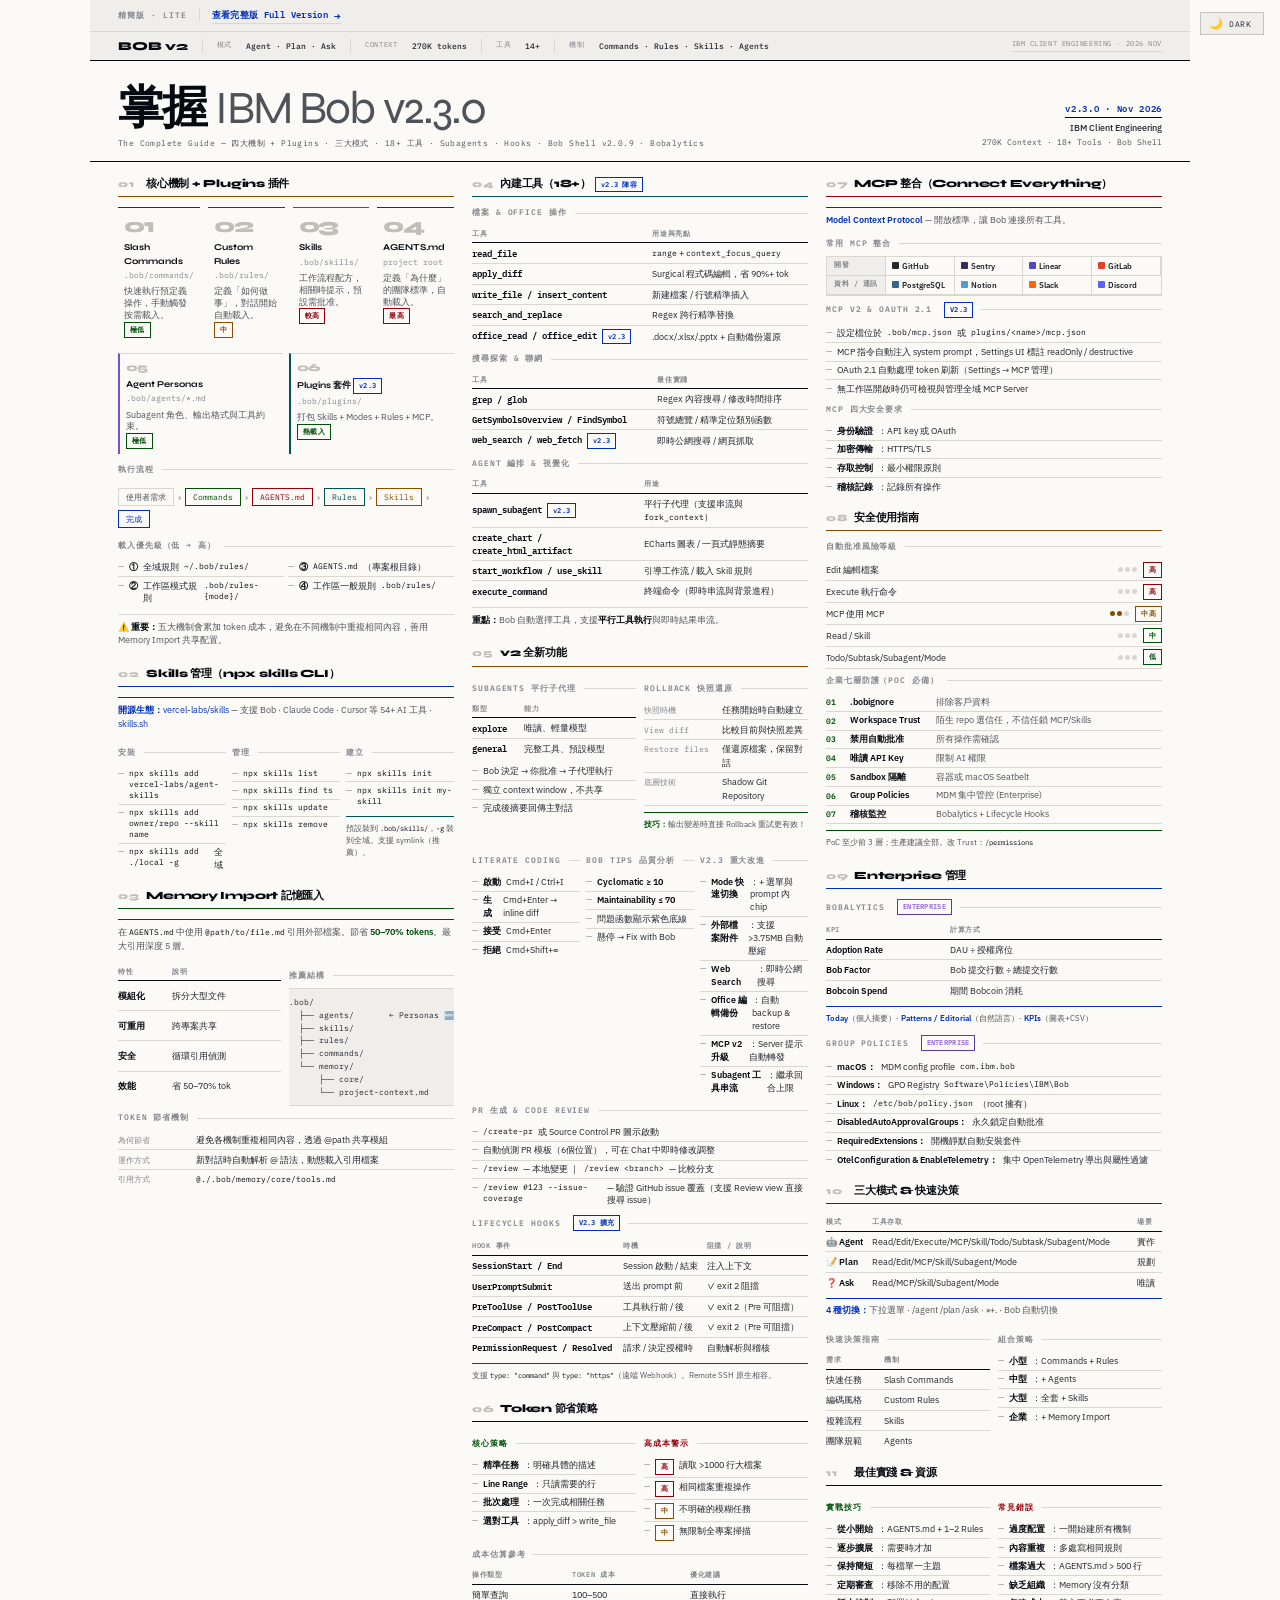
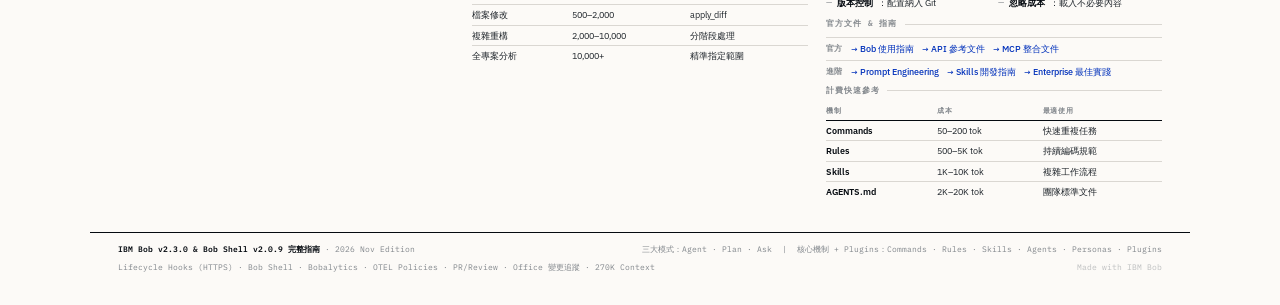
<file: bob-lite-ver.html>
<!DOCTYPE html>
<html lang="zh-TW" data-theme="light">
<head>
<meta charset="UTF-8">
<meta name="viewport" content="width=device-width, initial-scale=1.0">
<!-- Updated: 2026-11-04 13:50:45 +0800 -->
<title>掌握 IBM Bob v2.3.0 & Bob Shell — Complete Guide</title>
<link rel="preconnect" href="https://fonts.googleapis.com">
<link rel="stylesheet" href="https://fonts.googleapis.com/css2?family=Syne:wght@400;700;800&family=Space+Grotesk:wght@400;500;600;700&family=IBM+Plex+Sans:ital,wght@0,300;0,400;0,500;0,600;0,700;1,400&family=IBM+Plex+Mono:wght@400;500;600&display=swap">
<style>
/* ═══════════════════════════════════════════════════════════
   DUAL THEME — S9 Dark (Data Dense) + S10 Light (Minimal Ink)
   Toggle via [data-theme="dark"|"light"] on <html>
   ═══════════════════════════════════════════════════════════ */

/* ── DARK THEME: bob-full-ver Carbon Dashboard ── */
[data-theme="dark"] {
  --page:      #111318;
  --surf:      #161820;
  --surf-2:    #1c1f28;
  --surf-3:    #222530;
  --border:    #272b38;
  --border-2:  #1e2230;

  /* semantic colours — full-ver palette */
  --accent:    #3a6aff;   /* blue — primary */
  --accent-d:  #1a2a5a;   /* blue dim bg */
  --accent-x:  #1a2a5a;
  --green:     #2aaa5a;
  --green-d:   #0a2a18;
  --green-lt:  #5adda0;
  --red:       #c83040;
  --red-d:     #2a0e14;
  --red-lt:    #ff7088;
  --teal:      #20a0b0;
  --teal-d:    #082028;
  --teal-lt:   #60d0e0;
  --blue:      #3a6aff;
  --blue-d:    #1a2a5a;
  --blue-lt:   #8ab4ff;
  --amber:     #c8902a;
  --amber-d:   #2a1e08;
  --amber-x:   #2a1e08;
  --amber-lt:  #f0c060;
  --purple:    #7a50cc;
  --purple-d:  #1e1230;
  --purple-lt: #b090ff;

  --text-hi:   #ccd6f6;
  --text-mid:  #8892b0;
  --text-lo:   #4a5478;
  --text-dim:  #272b38;
  /* aliases */
  --ink:       #ccd6f6;
  --ink-2:     #8892b0;
  --ink-3:     #4a5478;
  --ink-4:     #3a4060;
  --rule:      #272b38;
  --rule-lt:   #1e2230;
  --num:       #272b38;

  --body-font:    'IBM Plex Sans', sans-serif;
  --display-font: 'IBM Plex Sans', sans-serif;
  --mono-font:    'IBM Plex Mono', monospace;
}

/* ── LIGHT THEME: S10 Minimal Ink ── */
[data-theme="light"] {
  --page:      oklch(98.5% 0.004 78);
  --surf:      oklch(95%   0.005 78);
  --surf-2:    oklch(92%   0.006 78);
  --border:    oklch(88%   0.007 78);
  --border-2:  oklch(82%   0.008 78);

  --accent:    oklch(40%   0.22  262);  /* deep blue */
  --accent-d:  oklch(34%   0.18  262);
  --accent-x:  oklch(28%   0.14  262);
  --green:     oklch(36%   0.14  150);
  --green-d:   oklch(28%   0.10  150);
  --red:       oklch(42%   0.18  26);
  --red-d:     oklch(34%   0.12  26);
  --teal:      oklch(38%   0.12  196);
  --teal-d:    oklch(30%   0.08  196);
  --blue:      oklch(40%   0.22  262);
  --blue-d:    oklch(32%   0.16  262);
  --amber:     oklch(48%   0.14  73);
  --amber-d:   oklch(40%   0.12  73);
  --amber-x:   oklch(32%   0.08  73);

  --text-hi:   oklch(14%   0.018 252);
  --text-mid:  oklch(26%   0.014 252);
  --text-lo:   oklch(44%   0.012 252);
  --text-dim:  oklch(62%   0.010 252);
  --ink:       oklch(14%   0.018 252);
  --ink-2:     oklch(26%   0.014 252);
  --ink-3:     oklch(44%   0.012 252);
  --ink-4:     oklch(62%   0.010 252);
  --rule:      oklch(14%   0.018 252);
  --rule-lt:   oklch(88%   0.007 78);
  --num:       oklch(80%   0.010 78);

  --body-font:    'IBM Plex Sans', sans-serif;
  --display-font: 'Syne', sans-serif;
  --mono-font:    'IBM Plex Mono', monospace;
}

/* ════ RESET ════ */
*,*::before,*::after { box-sizing:border-box; margin:0; padding:0; }

/* ════ BODY ════ */
body {
  font-family: var(--body-font);
  font-size: 10px;
  line-height: 1.5;
  color: var(--text-mid);
  background: var(--page);
  max-width: 1100px;
  margin: 0 auto;
  padding: 0 0 32px;
  transition: background .25s, color .25s;
}

/* ── THEME TOGGLE ── */
/* ── FULL VERSION LINK BAR ── */
/* ── FULL VERSION LINK BAR — dark base ── */
.full-ver-bar {
  display: flex;
  align-items: center;
  gap: 12px;
  padding: 7px 28px;
  background: var(--accent-x);
  border-bottom: 1px solid var(--border);
  color: #fff;
}
.full-ver-label {
  font-family: var(--mono-font);
  font-size: 8px;
  font-weight: 600;
  letter-spacing: .12em;
  text-transform: uppercase;
  opacity: .7;
  flex-shrink: 0;
  color: #fff;
}
.full-ver-sep {
  width: 1px;
  height: 12px;
  background: rgba(255,255,255,.25);
  flex-shrink: 0;
}
.full-ver-link {
  font-family: var(--mono-font);
  font-size: 9px;
  font-weight: 600;
  color: #fff;
  text-decoration: none;
  letter-spacing: .04em;
  display: flex;
  align-items: center;
  gap: 6px;
  padding: 1px 0;
  border-bottom: 1px solid rgba(255,255,255,.4);
  transition: border-color .15s, opacity .15s;
}
.full-ver-link:hover { border-bottom-color: rgba(255,255,255,.9); opacity: .9; }
.full-ver-arrow { font-size: 11px; line-height: 1; transition: transform .15s; }
.full-ver-link:hover .full-ver-arrow { transform: translateX(3px); }

/* light theme overrides — S10 Minimal Ink */
[data-theme="light"] .full-ver-bar {
  background: var(--surf);
  border-bottom: 1px solid var(--rule-lt);
  color: var(--ink-2);
}
[data-theme="light"] .full-ver-label {
  color: var(--ink-4);
  opacity: 1;
}
[data-theme="light"] .full-ver-sep {
  background: var(--rule-lt);
}
[data-theme="light"] .full-ver-link {
  color: var(--accent);
  border-bottom-color: var(--rule-lt);
}
[data-theme="light"] .full-ver-link:hover {
  border-bottom-color: var(--accent);
  opacity: 1;
}

/* ── THEME TOGGLE ── */
.theme-toggle {
  position: fixed;
  top: 12px;
  right: 16px;
  z-index: 100;
  display: flex;
  align-items: center;
  gap: 6px;
  padding: 5px 12px 5px 8px;
  border: 1px solid var(--border-2);
  background: var(--surf);
  color: var(--text-mid);
  font-family: var(--mono-font);
  font-size: 8px;
  letter-spacing: .06em;
  cursor: pointer;
  transition: background .2s, border-color .2s, color .2s;
  user-select: none;
}
.theme-toggle:hover { background: var(--surf-2); color: var(--text-hi); }
.toggle-icon { font-size: 11px; line-height: 1; }
.toggle-label { text-transform: uppercase; }

/* ── TOOLBAR (dark only) ── */
.g-toolbar {
  background: var(--surf);
  border-bottom: 1px solid var(--border);
  padding: 5px 16px;
  display: flex;
  align-items: center;
  gap: 14px;
  margin-bottom: 0;
}
.g-logo   { font-size:11px; font-weight:600; color:var(--accent); letter-spacing:.06em; flex-shrink:0; }
.g-sep    { width:1px; height:16px; background:var(--border-2); flex-shrink:0; }
.g-label  { font-size:8px; color:var(--text-lo); letter-spacing:.1em; text-transform:uppercase; }
.g-val    { font-size:8.5px; color:var(--text-mid); }
.g-spacer { flex:1; }
.g-badge  { font-size:7.5px; padding:1px 8px; border:1px solid var(--border-2); color:var(--accent-d); letter-spacing:.06em; background:var(--surf-2); }

/* ── LIGHT TOOLBAR overrides ── */
[data-theme="light"] .g-toolbar {
  display: flex;                                    /* show in light */
  background: var(--surf);                          /* warm off-white */
  border-bottom: 1.5px solid var(--rule);           /* hairline rule */
  padding: 5px 28px;
}
[data-theme="light"] .g-logo {
  font-family: 'Syne', sans-serif;
  font-size: 12px;
  font-weight: 800;
  color: var(--ink);
  letter-spacing: -.02em;
}
[data-theme="light"] .g-sep {
  width: 1px;
  height: 14px;
  background: var(--rule-lt);
}
[data-theme="light"] .g-label {
  font-family: 'IBM Plex Mono', monospace;
  font-size: 7px;
  color: var(--ink-4);
  letter-spacing: .1em;
  text-transform: uppercase;
}
[data-theme="light"] .g-val {
  font-family: 'IBM Plex Mono', monospace;
  font-size: 8px;
  color: var(--ink-2);
  font-weight: 500;
}
[data-theme="light"] .g-badge {
  font-family: 'IBM Plex Mono', monospace;
  font-size: 7px;
  background: transparent;
  border: none;
  border-bottom: 1px solid var(--rule-lt);
  padding: 0 0 1px;
  color: var(--ink-4);
  letter-spacing: .08em;
}

/* ── MASTHEAD ── */
.masthead {
  padding: 10px 16px 10px;
  margin-bottom: 10px;
  display: grid;
  grid-template-columns: 1fr auto;
  align-items: end;
  gap: 16px;
  border-bottom: 1px solid var(--border);
}
[data-theme="light"] .masthead {
  padding: 24px 28px 12px;
  border-bottom: 1.5px solid var(--rule);
  margin-bottom: 14px;
}

.mast-hed { display:flex; align-items:baseline; gap:0; flex-wrap:wrap; line-height:1; }
.mast-verb {
  font-family: var(--display-font);
  font-size: clamp(28px,4vw,46px);
  font-weight: 700;
  color: var(--accent);
  letter-spacing: -.03em;
  margin-right: 10px;
  transition: color .25s;
}
[data-theme="light"] .mast-verb {
  font-weight: 800;
  color: var(--ink);
  letter-spacing: -.05em;
}
.mast-noun {
  font-family: var(--display-font);
  font-size: clamp(28px,4vw,46px);
  font-weight: 400;
  color: var(--text-hi);
  letter-spacing: -.02em;
}
[data-theme="light"] .mast-noun {
  font-weight: 300;
  color: var(--ink-3);
  letter-spacing: -.04em;
}
.mast-sub { font-family:var(--mono-font); font-size:8px; color:var(--text-lo); margin-top:5px; letter-spacing:.05em; }
[data-theme="light"] .mast-sub { margin-top:6px; }
.mast-right { display:flex; flex-direction:column; align-items:flex-end; gap:3px; }
.mast-badge {
  font-family: var(--mono-font); font-size:8px; padding:2px 8px;
  border:1px solid var(--accent-x); color:var(--accent); letter-spacing:.08em;
  background: var(--surf);
}
[data-theme="light"] .mast-badge {
  border:none; border-bottom:1.5px solid var(--rule);
  background:transparent; padding:0 0 2px; font-size:8.5px; font-weight:600;
}
.mast-author { font-size:9px; color:var(--text-mid); font-weight:500; }
[data-theme="light"] .mast-author { font-family:var(--body-font); }
.mast-date   { font-family:var(--mono-font); font-size:7.5px; color:var(--text-lo); }

/* ── 3-COLUMN BODY ── */
.body-cols {
  padding: 0 16px;
  display: grid;
  grid-template-columns: 1fr 1fr 1fr;
  gap: 12px;
  align-items: start;
}
[data-theme="light"] .body-cols { padding: 0 28px; gap: 18px; }

/* ── NUMBERED BLOCK ── */
.nb { margin-bottom:10px; break-inside:avoid; }
[data-theme="light"] .nb { margin-bottom:14px; }

/* Dark: box with border */
.nb__head {
  display:flex; align-items:center; gap:6px;
  padding:4px 8px 3px;
  border-bottom:1px solid var(--border);
  background:var(--surf);
}
.nb__num {
  font-family:var(--mono-font); font-size:7.5px; font-weight:600;
  color:var(--accent-d); letter-spacing:.1em; flex-shrink:0; width:18px;
}
.nb__title {
  font-family:var(--display-font); font-size:9.5px; font-weight:600;
  color:var(--text-hi); letter-spacing:-.01em;
}
.nb__body {
  padding:7px 8px;
  border:1px solid var(--border); border-top:none;
}

/* Light: open underline style */
[data-theme="light"] .nb__head {
  background: transparent;
  padding: 0 0 4px;
  border-bottom: 1.5px solid var(--rule);
  margin-bottom: 10px;
  align-items: baseline;
  gap: 8px;
}
[data-theme="light"] .nb__num {
  font-family: var(--display-font); font-size:9.5px; font-weight:800;
  color: var(--num); width:20px;
}
[data-theme="light"] .nb__title {
  font-size:11px; font-weight:800;
  color: var(--ink); letter-spacing:-.02em;
}
[data-theme="light"] .nb__body {
  padding: 0; border: none;
}

/* Dark: top border accents */
.nb__head--amber  { border-top:2px solid var(--amber);   border-bottom-color:var(--border); }
.nb__head--green  { border-top:2px solid var(--green);   border-bottom-color:var(--border); }
.nb__head--teal   { border-top:2px solid var(--teal);    border-bottom-color:var(--border); }
.nb__head--red    { border-top:2px solid var(--red);     border-bottom-color:var(--border); }
.nb__head--blue   { border-top:2px solid var(--blue);    border-bottom-color:var(--border); }
.nb__head--dark   { border-top:2px solid var(--border-2);border-bottom-color:var(--border); }
.nb__head--accent { border-top:2px solid var(--accent);  border-bottom-color:var(--border); }

/* Light: bottom border accents only */
[data-theme="light"] .nb__head--amber  { border-top:none; border-bottom-color:var(--amber); }
[data-theme="light"] .nb__head--green  { border-top:none; border-bottom-color:var(--green); }
[data-theme="light"] .nb__head--teal   { border-top:none; border-bottom-color:var(--teal);  }
[data-theme="light"] .nb__head--red    { border-top:none; border-bottom-color:var(--red);   }
[data-theme="light"] .nb__head--blue   { border-top:none; border-bottom-color:var(--accent);}
[data-theme="light"] .nb__head--dark   { border-top:none; border-bottom-color:var(--ink);   }
[data-theme="light"] .nb__head--accent { border-top:none; border-bottom-color:var(--accent);}

/* ── MECH STRIP ── */
.mech-row { display:grid; grid-template-columns:repeat(4,1fr); gap:4px; margin-bottom:8px; }
[data-theme="light"] .mech-row { gap:8px; margin-bottom:10px; }

.mech-cell {
  border:1px solid var(--border); border-left:2px solid;
  padding:6px 6px 5px; background:var(--surf);
}
.mech-cell--cmd   { border-left-color:var(--green);    }
.mech-cell--rule  { border-left-color:var(--teal);     }
.mech-cell--skill { border-left-color:var(--amber-d);  }
.mech-cell--agent { border-left-color:var(--red);      }

[data-theme="light"] .mech-cell {
  border:none; border-top:1.5px solid var(--rule-lt);
  border-left:none; padding:8px 6px 5px; background:transparent;
}
[data-theme="light"] .mech-cell--cmd   { border-top-color:var(--green); }
[data-theme="light"] .mech-cell--rule  { border-top-color:var(--teal);  }
[data-theme="light"] .mech-cell--skill { border-top-color:var(--amber); }
[data-theme="light"] .mech-cell--agent { border-top-color:var(--red);   }

.mc-num {
  font-family:var(--mono-font); font-size:14px; font-weight:600;
  color:var(--text-dim); line-height:1; margin-bottom:4px;
}
[data-theme="light"] .mc-num {
  font-family:var(--display-font); font-size:20px; font-weight:800;
  color:var(--num); letter-spacing:-.06em; margin-bottom:5px;
}
.mc-title { font-family:var(--display-font); font-size:8.5px; font-weight:600; color:var(--text-hi); margin-bottom:2px; }
[data-theme="light"] .mc-title { font-size:9px; font-weight:700; color:var(--ink); }
.mc-path  { font-family:var(--mono-font); font-size:7px; color:var(--text-lo); margin-bottom:3px; }
[data-theme="light"] .mc-path  { font-size:7.5px; color:var(--ink-4); margin-bottom:4px; }
.mc-desc  { font-size:8px; color:var(--text-mid); line-height:1.4; }
[data-theme="light"] .mc-desc  { font-size:8.5px; color:var(--ink-3); }

/* ── PILL TAGS ── */
.tag { display:inline-block; font-family:var(--mono-font); font-size:6.5px; font-weight:500; padding:0 5px; border:1px solid; letter-spacing:.04em; line-height:1.7; }
[data-theme="light"] .tag { font-size:7px; font-weight:600; padding:1px 5px; }

.tag-low  { border-color:var(--green-d); color:var(--green);   }
.tag-med  { border-color:var(--amber-x); color:var(--amber-d); }
.tag-high { border-color:var(--red-d);   color:var(--red);     }
.tag-new  { border-color:var(--accent-x);color:var(--accent);  background:var(--surf-2); }
.tag-info { border-color:var(--teal-d);  color:var(--teal);    }
.tag-blue { border-color:var(--blue-d);  color:var(--blue);    }

[data-theme="light"] .tag-low  { border-color:var(--green); color:var(--green);  }
[data-theme="light"] .tag-med  { border-color:var(--amber); color:var(--amber);  }
[data-theme="light"] .tag-high { border-color:var(--red);   color:var(--red);    }
[data-theme="light"] .tag-new  { border-color:var(--accent);color:var(--accent); background:transparent; }

/* ── MINI TABLE ── */
.mt { width:100%; border-collapse:collapse; font-size:8.5px; }
[data-theme="light"] .mt { font-size:9px; }
.mt th {
  text-align:left; font-family:var(--mono-font); font-size:7px; font-weight:600;
  letter-spacing:.1em; text-transform:uppercase; color:var(--text-lo);
  padding:2px 5px 2px 0; border-bottom:1px solid var(--border); background:var(--surf);
}
[data-theme="light"] .mt th { padding:3px 5px 3px 0; border-bottom:1px solid var(--rule); background:transparent; color:var(--ink-4); }
.mt td { padding:2.5px 5px 2.5px 0; border-bottom:1px solid var(--text-dim); color:var(--text-mid); vertical-align:middle; }
[data-theme="light"] .mt td { padding:3px 5px 3px 0; border-bottom:1px solid var(--rule-lt); color:var(--ink-2); }
.mt tr:last-child td { border-bottom:none; }
.mt tr:hover td { background:var(--surf-2); }
.mt td.k  { font-family:var(--mono-font); font-size:8px; color:var(--accent); }
[data-theme="light"] .mt td.k { font-size:8.5px; color:var(--ink); font-weight:600; }
.mt td.em { font-weight:600; color:var(--text-hi); }
[data-theme="light"] .mt td.em { color:var(--ink); }

/* ── COMPACT LIST ── */
.clist { list-style:none; padding:0; }
.clist li { display:flex; gap:5px; padding:2px 0; border-bottom:1px solid var(--text-dim); font-size:8.5px; color:var(--text-mid); line-height:1.4; }
[data-theme="light"] .clist li { padding:2.5px 0; border-bottom:1px solid var(--rule-lt); font-size:9px; color:var(--ink-2); }
.clist li:last-child { border-bottom:none; }
.clist li::before { content:'›'; color:var(--text-lo); flex-shrink:0; }
[data-theme="light"] .clist li::before { content:'—'; color:var(--ink-4); font-size:8px; }
.clist li strong { color:var(--text-hi); font-weight:600; }
[data-theme="light"] .clist li strong { color:var(--ink); }

/* ── KV ROWS ── */
.kv { display:flex; gap:6px; padding:2px 0; border-bottom:1px solid var(--text-dim); font-size:8.5px; align-items:baseline; }
[data-theme="light"] .kv { padding:2.5px 0; border-bottom:1px solid var(--rule-lt); font-size:9px; }
.kv:last-child { border-bottom:none; }
.kv__k { font-family:var(--mono-font); font-size:7.5px; color:var(--text-lo); flex-shrink:0; min-width:72px; }
[data-theme="light"] .kv__k { font-size:8px; color:var(--ink-4); }
.kv__v { color:var(--text-mid); flex:1; }
[data-theme="light"] .kv__v { color:var(--ink-2); }

/* ── FLOW ── */
.flow { display:flex; align-items:center; gap:3px; flex-wrap:wrap; padding:5px 0; }
[data-theme="light"] .flow { gap:4px; padding:6px 0; }
.fs { font-family:var(--mono-font); font-size:7.5px; padding:1px 6px; border:1px solid var(--border); color:var(--text-lo); white-space:nowrap; }
[data-theme="light"] .fs { font-size:8px; padding:2px 7px; border-color:var(--rule-lt); color:var(--ink-3); }
.fs-g { border-color:var(--green-d); color:var(--green);   }
.fs-r { border-color:var(--red-d);   color:var(--red);     }
.fs-t { border-color:var(--teal-d);  color:var(--teal);    }
.fs-a { border-color:var(--amber-x); color:var(--amber-d); }
.fs-o { border-color:var(--accent-x);color:var(--accent);  }
[data-theme="light"] .fs-g { border-color:var(--green); color:var(--green); }
[data-theme="light"] .fs-r { border-color:var(--red);   color:var(--red);   }
[data-theme="light"] .fs-t { border-color:var(--teal);  color:var(--teal);  }
[data-theme="light"] .fs-a { border-color:var(--amber); color:var(--amber); }
[data-theme="light"] .fs-o { border-color:var(--accent);color:var(--accent);}
.fa { color:var(--text-lo); font-size:9px; }
[data-theme="light"] .fa { color:var(--ink-4); font-size:10px; }

/* ── CODE BLOCK ── */
pre.cb {
  background:var(--surf-2); border:1px solid var(--border);
  padding:5px 7px; font-family:var(--mono-font); font-size:8px; line-height:1.55;
  overflow-x:auto; color:var(--text-mid);
}
[data-theme="light"] pre.cb {
  background:var(--surf); border:none;
  border-top:1px solid var(--rule-lt); border-bottom:1px solid var(--rule-lt);
  padding:7px 0; font-size:8.5px; line-height:1.6; color:var(--ink-2);
}
pre.cb .hg { color:var(--green-lt, var(--green)); }
pre.cb .hb { color:var(--blue-lt,  var(--blue));  }
pre.cb .ha { color:var(--amber-lt, var(--amber));  }
pre.cb .hr { color:var(--red-lt,   var(--red));   }
pre.cb .ho { color:var(--accent); }
pre.cb .hd { color:var(--text-lo); }
[data-theme="light"] pre.cb .hg { color:var(--green); }
[data-theme="light"] pre.cb .hb { color:var(--blue);  }
[data-theme="light"] pre.cb .ha { color:var(--amber);  }
[data-theme="light"] pre.cb .hr { color:var(--red);   }
code { font-family:var(--mono-font); font-size:.88em; color:var(--accent); }
[data-theme="light"] code { color:var(--ink); }

/* ── GRID HELPERS ── */
.g2 { display:grid; grid-template-columns:1fr 1fr; gap:6px; }
.g3 { display:grid; grid-template-columns:1fr 1fr 1fr; gap:5px; }
.g4 { display:grid; grid-template-columns:repeat(4,1fr); gap:4px; }
.span2 { grid-column:span 2; }
[data-theme="light"] .g2 { gap:8px; }
[data-theme="light"] .g3 { gap:6px; }

/* ── CALLOUT STRIPE ── */
.stripe {
  background:var(--surf-2); border-left:2px solid var(--accent-x);
  padding:4px 7px; font-size:8.5px; color:var(--text-mid); line-height:1.5; margin:5px 0;
}
.stripe strong { color:var(--accent); }
.stripe-blue   { border-left-color:var(--blue-d); }
.stripe-blue   strong { color:var(--blue); }
.stripe-green  { border-left-color:var(--green-d); }
.stripe-green  strong { color:var(--green); }
.stripe-teal   { border-left-color:var(--teal-d); }
.stripe-teal   strong { color:var(--teal); }

[data-theme="light"] .stripe {
  background:transparent; border-left:none;
  border-top:1px solid var(--rule-lt); padding:5px 0;
  font-size:9px; color:var(--ink-3); margin:6px 0;
}
[data-theme="light"] .stripe strong { color:var(--ink); }
[data-theme="light"] .stripe-blue  { border-top-color:var(--accent); }
[data-theme="light"] .stripe-blue  strong { color:var(--accent); }
[data-theme="light"] .stripe-green { border-top-color:var(--green); }
[data-theme="light"] .stripe-green strong { color:var(--green); }
[data-theme="light"] .stripe-teal  { border-top-color:var(--teal); }
[data-theme="light"] .stripe-teal  strong { color:var(--teal); }

/* ── DIVIDER ── */
.divider {
  font-family:var(--mono-font); font-size:7px; font-weight:600;
  letter-spacing:.12em; text-transform:uppercase; color:var(--text-lo);
  display:flex; align-items:center; gap:6px; margin:5px 0 6px;
}
.divider::before { content:''; flex:0 0 8px; height:1px; background:var(--accent-x); }
.divider::after  { content:''; flex:1; height:1px; background:var(--border); }

[data-theme="light"] .divider {
  font-size:7.5px; color:var(--ink-4); gap:8px; margin:6px 0 7px;
}
[data-theme="light"] .divider::before { display:none; }
[data-theme="light"] .divider::after  { background:var(--rule-lt); }

/* ── ICON GRID (MCP) ── */
.icon-grid { display:grid; grid-template-columns:auto 1fr 1fr 1fr 1fr; font-size:8px; border:1px solid var(--border); width:100%; }
[data-theme="light"] .icon-grid { border-color:var(--rule-lt); }
.ig-row { display:contents; }
.ig-cell { padding:2.5px 5px; border-right:1px solid var(--border); border-bottom:1px solid var(--border); display:flex; align-items:center; gap:3px; font-weight:500; color:var(--text-mid); font-size:7.5px; }
[data-theme="light"] .ig-cell { padding:3px 6px; border-color:var(--rule-lt); font-weight:600; color:var(--ink-2); font-size:8px; }
.ig-cell:last-child { border-right:none; }
.ig-label { font-family:var(--mono-font); font-size:6.5px; color:var(--text-lo); padding:2.5px 6px; border-right:1px solid var(--border); border-bottom:1px solid var(--border); background:var(--surf-2); font-weight:600; letter-spacing:.08em; text-transform:uppercase; white-space:nowrap; }
[data-theme="light"] .ig-label { font-size:7px; padding:3px 7px; border-color:var(--rule-lt); background:var(--surf); color:var(--ink-4); }
.ig-dot { width:6px; height:6px; border-radius:1px; flex-shrink:0; }
[data-theme="light"] .ig-dot { width:7px; height:7px; }

/* ── RISK ROW ── */
.risk-row { display:flex; align-items:center; gap:6px; padding:2.5px 0; border-bottom:1px solid var(--text-dim); font-size:8.5px; }
[data-theme="light"] .risk-row { border-bottom:1px solid var(--rule-lt); font-size:9px; }
.risk-row:last-child { border-bottom:none; }
.risk-label { flex:1; color:var(--text-mid); }
[data-theme="light"] .risk-label { color:var(--ink-2); }
.risk-dots { display:flex; gap:2px; }
.rd   { width:5px; height:5px; border-radius:50%; background:var(--border-2); }
[data-theme="light"] .rd { background:var(--rule-lt); }
.rd-r { background:var(--red);    }
.rd-a { background:var(--amber-d); }
[data-theme="light"] .rd-a { background:var(--amber); }
.rd-g { background:var(--green);  }

/* ── SEC TIER ── */
.st { display:flex; gap:6px; padding:2px 0; border-bottom:1px solid var(--text-dim); font-size:8.5px; align-items:center; }
[data-theme="light"] .st { padding:2.5px 0; border-bottom:1px solid var(--rule-lt); font-size:9px; }
.st:last-child { border-bottom:none; }
.st__n { font-family:var(--mono-font); font-size:7.5px; color:var(--green); flex-shrink:0; width:18px; font-weight:600; }
[data-theme="light"] .st__n { font-size:8px; }
.st__t { color:var(--text-hi); font-weight:600; min-width:80px; font-size:8.5px; }
[data-theme="light"] .st__t { color:var(--ink); }
.st__d { color:var(--text-lo); font-size:8px; }
[data-theme="light"] .st__d { color:var(--ink-3); font-size:8.5px; }

/* ── LINKS ── */
.links { display:flex; gap:8px; flex-wrap:wrap; font-size:8px; padding-top:4px; border-top:1px solid var(--border); margin-top:4px; }
[data-theme="light"] .links { font-size:8.5px; padding-top:5px; border-top:1px solid var(--rule-lt); margin-top:5px; }
.links span { color:var(--text-lo); font-weight:600; letter-spacing:.06em; text-transform:uppercase; font-size:7px; }
[data-theme="light"] .links span { color:var(--ink-4); font-family:var(--mono-font); font-size:7.5px; }
.links a { color:var(--blue); font-weight:500; }
[data-theme="light"] .links a { color:var(--accent); }
.links a::before { content:'⤷ '; font-size:7.5px; }
[data-theme="light"] .links a::before { content:'→ '; font-size:8px; }

/* ── UTILITIES ── */
.mb-4{margin-bottom:4px}.mb-6{margin-bottom:6px}.mb-8{margin-bottom:8px}.mb-10{margin-bottom:10px}.mt-6{margin-top:6px}
strong { font-weight:600; color:var(--text-hi); }
[data-theme="light"] strong { color:var(--ink); }
a { color:var(--blue); text-decoration:none; }
[data-theme="light"] a { color:var(--accent); }
a:hover { text-decoration:underline; }

/* ── FOOTER ── */
.poster-footer {
  margin-top:12px; padding:6px 16px;
  border-top:1px solid var(--border);
  display:flex; justify-content:space-between; align-items:center;
  font-family:var(--mono-font); font-size:7.5px; color:var(--text-lo);
  flex-wrap:wrap; gap:6px; background:var(--surf);
}
[data-theme="light"] .poster-footer {
  margin-top:16px; padding:10px 28px 0;
  border-top:1.5px solid var(--rule);
  font-size:8px; color:var(--ink-4); background:transparent;
}
.poster-footer strong { color:var(--accent); }
[data-theme="light"] .poster-footer strong { color:var(--ink); }
</style>
</head>
<body>

<!-- ── FULL VERSION LINK BAR ── -->
<div class="full-ver-bar">
  <span class="full-ver-label">精簡版 · Lite</span>
  <div class="full-ver-sep"></div>
  <a href="bob-full-ver.html" class="full-ver-link">
    查看完整版 Full Version
    <span class="full-ver-arrow">→</span>
  </a>
</div>

<!-- ── THEME TOGGLE ── -->
<button class="theme-toggle" id="themeToggle" onclick="toggleTheme()" title="切換主題">
  <span class="toggle-icon" id="themeIcon">☀️</span>
  <span class="toggle-label" id="themeLabel">Light</span>
</button>

<!-- ═══ TOOLBAR (dark only) ═══ -->
<div class="g-toolbar">
  <span class="g-logo">BOB v2</span>
  <div class="g-sep"></div>
  <span class="g-label">模式</span><span class="g-val">Agent · Plan · Ask</span>
  <div class="g-sep"></div>
  <span class="g-label">Context</span><span class="g-val">270K tokens</span>
  <div class="g-sep"></div>
  <span class="g-label">工具</span><span class="g-val">14+</span>
  <div class="g-sep"></div>
  <span class="g-label">機制</span><span class="g-val">Commands · Rules · Skills · Agents</span>
  <div class="g-spacer"></div>
  <span class="g-badge">IBM CLIENT ENGINEERING · 2026 NOV</span>
</div>

<!-- ═══ MASTHEAD ═══ -->
<header class="masthead">
  <div>
    <div class="mast-hed">
      <span class="mast-verb">掌握</span>
      <span class="mast-noun">IBM Bob v2.3.0</span>
    </div>
    <div class="mast-sub">The Complete Guide — 四大機制 + Plugins · 三大模式 · 18+ 工具 · Subagents · Hooks · Bob Shell v2.0.9 · Bobalytics</div>
  </div>
  <div class="mast-right">
    <span class="mast-badge">v2.3.0 · Nov 2026</span>
    <span class="mast-author">IBM Client Engineering</span>
    <span class="mast-date">270K Context · 18+ Tools · Bob Shell</span>
  </div>
</header>

<!-- ═══ 3-COLUMN BODY ═══ -->
<div class="body-cols">

  <!-- ════ LEFT COLUMN ════ -->
  <div class="col-left">

    <!-- 1: 自訂機制 -->
    <div class="nb">
      <div class="nb__head nb__head--amber">
        <span class="nb__num">01</span>
        <span class="nb__title">核心機制 + Plugins 插件</span>
      </div>
      <div class="nb__body">
        <div class="mech-row mb-8">
          <div class="mech-cell mech-cell--cmd">
            <div class="mc-num">01</div>
            <div class="mc-title">Slash Commands</div>
            <div class="mc-path">.bob/commands/</div>
            <div class="mc-desc">快速執行預定義操作，手動觸發按需載入。</div>
            <span class="tag tag-low">極低</span>
          </div>
          <div class="mech-cell mech-cell--rule">
            <div class="mc-num">02</div>
            <div class="mc-title">Custom Rules</div>
            <div class="mc-path">.bob/rules/</div>
            <div class="mc-desc">定義「如何做事」，對話開始自動載入。</div>
            <span class="tag tag-med">中</span>
          </div>
          <div class="mech-cell mech-cell--skill">
            <div class="mc-num">03</div>
            <div class="mc-title">Skills</div>
            <div class="mc-path">.bob/skills/</div>
            <div class="mc-desc">工作流程配方，相關時提示，預設需批准。</div>
            <span class="tag tag-high">較高</span>
          </div>
          <div class="mech-cell mech-cell--agent">
            <div class="mc-num">04</div>
            <div class="mc-title">AGENTS.md</div>
            <div class="mc-path">project root</div>
            <div class="mc-desc">定義「為什麼」的團隊標準，自動載入。</div>
            <span class="tag tag-high">最高</span>
          </div>
        </div>
        <div class="mech-row mb-4" style="grid-template-columns:1fr 1fr;gap:6px">
          <div class="mech-cell" style="border-left:2px solid var(--purple,#7a50cc)">
            <div class="mc-num" style="font-size:11px">05</div>
            <div class="mc-title">Agent Personas</div>
            <div class="mc-path">.bob/agents/*.md</div>
            <div class="mc-desc">Subagent 角色、輸出格式與工具約束。</div>
            <span class="tag tag-low">極低</span>
          </div>
          <div class="mech-cell" style="border-left:2px solid var(--teal,#20a0b0)">
            <div class="mc-num" style="font-size:11px">06</div>
            <div class="mc-title">Plugins 套件 <span class="tag tag-new">v2.3</span></div>
            <div class="mc-path">.bob/plugins/</div>
            <div class="mc-desc">打包 Skills + Modes + Rules + MCP。</div>
            <span class="tag tag-low">熱載入</span>
          </div>
        </div>

        <div class="divider">執行流程</div>
        <div class="flow">
          <span class="fs">使用者需求</span><span class="fa">›</span>
          <span class="fs fs-g">Commands</span><span class="fa">›</span>
          <span class="fs fs-r">AGENTS.md</span><span class="fa">›</span>
          <span class="fs fs-t">Rules</span><span class="fa">›</span>
          <span class="fs fs-a">Skills</span><span class="fa">›</span>
          <span class="fs fs-o">完成</span>
        </div>

        <div class="divider">載入優先級（低 → 高）</div>
        <div class="g2" style="gap:4px">
          <ul class="clist">
            <li><strong>①</strong> 全域規則 <code>~/.bob/rules/</code></li>
            <li><strong>②</strong> 工作區模式規則 <code>.bob/rules-{mode}/</code></li>
          </ul>
          <ul class="clist">
            <li><strong>③</strong> <code>AGENTS.md</code>（專案根目錄）</li>
            <li><strong>④</strong> 工作區一般規則 <code>.bob/rules/</code></li>
          </ul>
        </div>

        <div class="stripe mt-6">
          <strong>⚠️ 重要：</strong>五大機制會累加 token 成本，避免在不同機制中重複相同內容，善用 Memory Import 共享配置。
        </div>
      </div>
    </div>

    <!-- 2: Skills CLI -->
    <div class="nb">
      <div class="nb__head nb__head--blue">
        <span class="nb__num">02</span>
        <span class="nb__title">Skills 管理（npx skills CLI）</span>
      </div>
      <div class="nb__body">
        <div class="stripe stripe-blue mb-6">
          <strong>開源生態：</strong><a href="https://github.com/vercel-labs/skills">vercel-labs/skills</a> — 支援 Bob · Claude Code · Cursor 等 54+ AI 工具 · <a href="https://skills.sh">skills.sh</a>
        </div>
        <div class="g3" style="gap:6px">
          <div>
            <div class="divider">安裝</div>
            <ul class="clist">
              <li><code>npx skills add vercel-labs/agent-skills</code></li>
              <li><code>npx skills add owner/repo --skill name</code></li>
              <li><code>npx skills add ./local -g</code> 全域</li>
            </ul>
          </div>
          <div>
            <div class="divider">管理</div>
            <ul class="clist">
              <li><code>npx skills list</code></li>
              <li><code>npx skills find ts</code></li>
              <li><code>npx skills update</code></li>
              <li><code>npx skills remove</code></li>
            </ul>
          </div>
          <div>
            <div class="divider">建立</div>
            <ul class="clist">
              <li><code>npx skills init</code></li>
              <li><code>npx skills init my-skill</code></li>
            </ul>
            <div class="stripe stripe-teal mt-6" style="font-size:8px">預設裝到 <code>.bob/skills/</code>，<code>-g</code> 裝到全域。支援 symlink（推薦）。</div>
          </div>
        </div>
      </div>
    </div>

    <!-- 3: Memory Import -->
    <div class="nb">
      <div class="nb__head nb__head--green">
        <span class="nb__num">03</span>
        <span class="nb__title">Memory Import 記憶匯入</span>
      </div>
      <div class="nb__body">
        <div class="stripe stripe-green mb-6">
          在 <code>AGENTS.md</code> 中使用 <code>@path/to/file.md</code> 引用外部檔案。節省 <strong>50–70% tokens</strong>。最大引用深度 5 層。
        </div>
        <div class="g2" style="gap:8px">
          <table class="mt mb-6">
            <thead><tr><th>特性</th><th>說明</th></tr></thead>
            <tbody>
              <tr><td class="em">模組化</td><td>拆分大型文件</td></tr>
              <tr><td class="em">可重用</td><td>跨專案共享</td></tr>
              <tr><td class="em">安全</td><td>循環引用偵測</td></tr>
              <tr><td class="em">效能</td><td>省 50–70% tok</td></tr>
            </tbody>
          </table>
          <div>
            <div class="divider">推薦結構</div>
              <pre class="cb" style="font-size:8px">.bob/
  ├── agents/       ← Personas 🆕
  ├── skills/
  ├── rules/
  ├── commands/
  └── memory/
      ├── core/
      └── project-context.md</pre>
          </div>
        </div>
        <div class="divider">Token 節省機制</div>
        <div class="kv"><span class="kv__k">為何節省</span><span class="kv__v">避免各機制重複相同內容，透過 @path 共享模組</span></div>
        <div class="kv"><span class="kv__k">運作方式</span><span class="kv__v">新對話時自動解析 @ 語法，動態載入引用檔案</span></div>
        <div class="kv"><span class="kv__k">引用方式</span><span class="kv__v"><code>@./.bob/memory/core/tools.md</code></span></div>
      </div>
    </div>

  </div><!-- /col-left -->

  <!-- ════ MID COLUMN ════ -->
  <div class="col-mid">

    <!-- 4: 內建工具 -->
    <div class="nb">
      <div class="nb__head nb__head--teal">
        <span class="nb__num">04</span>
        <span class="nb__title">內建工具（18+）<span class="tag tag-new" style="margin-left:4px">v2.3 陣容</span></span>
      </div>
      <div class="nb__body">
        <div class="divider">檔案 &amp; Office 操作</div>
        <table class="mt mb-6">
          <thead><tr><th>工具</th><th>用途與亮點</th></tr></thead>
          <tbody>
            <tr><td class="k">read_file</td><td><code>range</code> + <code>context_focus_query</code></td></tr>
            <tr><td class="k">apply_diff</td><td>Surgical 程式碼編輯，省 90%+ tok</td></tr>
            <tr><td class="k">write_file / insert_content</td><td>新建檔案 / 行號精準插入</td></tr>
            <tr><td class="k">search_and_replace</td><td>Regex 跨行精準替換</td></tr>
            <tr><td class="k">office_read / office_edit <span class="tag tag-new">v2.3</span></td><td>.docx/.xlsx/.pptx + 自動備份還原</td></tr>
          </tbody>
        </table>
        <div class="divider">搜尋探索 &amp; 聯網</div>
        <table class="mt mb-6">
          <thead><tr><th>工具</th><th>最佳實踐</th></tr></thead>
          <tbody>
            <tr><td class="k">grep / glob</td><td>Regex 內容搜尋 / 修改時間排序</td></tr>
            <tr><td class="k">GetSymbolsOverview / FindSymbol</td><td>符號總覽 / 精準定位類別函數</td></tr>
            <tr><td class="k">web_search / web_fetch <span class="tag tag-new">v2.3</span></td><td>即時公網搜尋 / 網頁抓取</td></tr>
          </tbody>
        </table>
        <div class="divider">Agent 編排 &amp; 視覺化</div>
        <table class="mt">
          <thead><tr><th>工具</th><th>用途</th></tr></thead>
          <tbody>
            <tr><td class="k">spawn_subagent <span class="tag tag-new">v2.3</span></td><td>平行子代理（支援串流與 <code>fork_context</code>）</td></tr>
            <tr><td class="k">create_chart / create_html_artifact</td><td>ECharts 圖表 / 一頁式靜態摘要</td></tr>
            <tr><td class="k">start_workflow / use_skill</td><td>引導工作流 / 載入 Skill 規則</td></tr>
            <tr><td class="k">execute_command</td><td>終端命令（即時串流與背景進程）</td></tr>
          </tbody>
        </table>
        <div class="stripe mt-6">
          <strong>重點：</strong>Bob 自動選擇工具，支援<strong>平行工具執行</strong>與即時結果串流。
        </div>
      </div>
    </div>

    <!-- 5: v2 新功能 -->
    <div class="nb">
      <div class="nb__head nb__head--amber">
        <span class="nb__num">05</span>
        <span class="nb__title">v2 全新功能</span>
      </div>
      <div class="nb__body">
        <div class="g2" style="gap:8px;margin-bottom:8px">
          <div>
            <div class="divider">Subagents 平行子代理</div>
            <table class="mt mb-4">
              <thead><tr><th>類型</th><th>能力</th></tr></thead>
              <tbody>
                <tr><td class="k">explore</td><td>唯讀、輕量模型</td></tr>
                <tr><td class="k">general</td><td>完整工具、預設模型</td></tr>
              </tbody>
            </table>
            <ul class="clist">
              <li>Bob 決定 → 你批准 → 子代理執行</li>
              <li>獨立 context window，不共享</li>
              <li>完成後摘要回傳主對話</li>
            </ul>
          </div>
          <div>
            <div class="divider">Rollback 快照還原</div>
            <div class="kv"><span class="kv__k">快照時機</span><span class="kv__v">任務開始時自動建立</span></div>
            <div class="kv"><span class="kv__k">View diff</span><span class="kv__v">比較目前與快照差異</span></div>
            <div class="kv"><span class="kv__k">Restore files</span><span class="kv__v">僅還原檔案，保留對話</span></div>
            <div class="kv"><span class="kv__k">底層技術</span><span class="kv__v">Shadow Git Repository</span></div>
            <div class="stripe stripe-green mt-6" style="font-size:8px"><strong>技巧：</strong>輸出變差時直接 Rollback 重試更有效！</div>
          </div>
        </div>
        <div class="g3" style="gap:6px;margin-bottom:8px">
          <div>
            <div class="divider">Literate Coding</div>
            <ul class="clist">
              <li><strong>啟動</strong> Cmd+I / Ctrl+I</li>
              <li><strong>生成</strong> Cmd+Enter → inline diff</li>
              <li><strong>接受</strong> Cmd+Enter</li>
              <li><strong>拒絕</strong> Cmd+Shift+⌫</li>
            </ul>
          </div>
          <div>
            <div class="divider">Bob Tips 品質分析</div>
            <ul class="clist">
              <li><strong>Cyclomatic ≥ 10</strong></li>
              <li><strong>Maintainability ≤ 70</strong></li>
              <li>問題函數顯示紫色底線</li>
              <li>懸停 → Fix with Bob</li>
            </ul>
          </div>
          <div>
            <div class="divider">v2.3 重大改進</div>
            <ul class="clist">
              <li><strong>Mode 快速切換</strong>：+ 選單與 prompt 內 chip</li>
              <li><strong>外部檔案附件</strong>：支援 &gt;3.75MB 自動壓縮</li>
              <li><strong>Web Search</strong>：即時公網搜尋</li>
              <li><strong>Office 編輯備份</strong>：自動 backup &amp; restore</li>
              <li><strong>MCP v2 升級</strong>：Server 提示自動轉發</li>
              <li><strong>Subagent 工具串流</strong>：繼承回合上限</li>
            </ul>
          </div>
        </div>

        <!-- PR & Code Review + Lifecycle Hooks -->
        <div class="divider">PR 生成 &amp; Code Review</div>
        <ul class="clist mb-4">
          <li><code>/create-pr</code> 或 Source Control PR 圖示啟動</li>
          <li>自動偵測 PR 模板（6個位置），可在 Chat 中即時修改調整</li>
          <li><code>/review</code> — 本地變更 ｜ <code>/review &lt;branch&gt;</code> — 比較分支</li>
          <li><code>/review #123 --issue-coverage</code> — 驗證 GitHub issue 覆蓋（支援 Review view 直接搜尋 issue）</li>
        </ul>

        <div class="divider">Lifecycle Hooks <span class="tag tag-new" style="margin-left:4px">v2.3 擴充</span></div>
        <table class="mt mb-4">
          <thead><tr><th>Hook 事件</th><th>時機</th><th>阻擋 / 說明</th></tr></thead>
          <tbody>
            <tr><td class="k">SessionStart / End</td><td>Session 啟動 / 結束</td><td>注入上下文</td></tr>
            <tr><td class="k">UserPromptSubmit</td><td>送出 prompt 前</td><td>✓ exit 2 阻擋</td></tr>
            <tr><td class="k">PreToolUse / PostToolUse</td><td>工具執行前 / 後</td><td>✓ exit 2（Pre 可阻擋）</td></tr>
            <tr><td class="k">PreCompact / PostCompact</td><td>上下文壓縮前 / 後</td><td>✓ exit 2（Pre 可阻擋）</td></tr>
            <tr><td class="k">PermissionRequest / Resolved</td><td>請求 / 決定授權時</td><td>自動解析與稽核</td></tr>
          </tbody>
        </table>
        <div class="stripe stripe-teal" style="font-size:8px">支援 <code>type: "command"</code> 與 <code>type: "https"</code>（遠端 Webhook）。Remote SSH 原生相容。</div>
      </div>
    </div>

    <!-- 6: Token 策略 -->
    <div class="nb">
      <div class="nb__head nb__head--dark">
        <span class="nb__num">06</span>
        <span class="nb__title">Token 節省策略</span>
      </div>
      <div class="nb__body">
        <div class="g2" style="gap:8px">
          <div>
            <div class="divider" style="color:var(--green)">核心策略</div>
            <ul class="clist">
              <li><strong>精準任務</strong>：明確具體的描述</li>
              <li><strong>Line Range</strong>：只讀需要的行</li>
              <li><strong>批次處理</strong>：一次完成相關任務</li>
              <li><strong>選對工具</strong>：apply_diff &gt; write_file</li>
            </ul>
          </div>
          <div>
            <div class="divider" style="color:var(--red)">高成本警示</div>
            <ul class="clist">
              <li><span class="tag tag-high">高</span> 讀取 &gt;1000 行大檔案</li>
              <li><span class="tag tag-high">高</span> 相同檔案重複操作</li>
              <li><span class="tag tag-med">中</span> 不明確的模糊任務</li>
              <li><span class="tag tag-med">中</span> 無限制全專案掃描</li>
            </ul>
          </div>
        </div>
        <div class="divider">成本估算參考</div>
        <table class="mt">
          <thead><tr><th>操作類型</th><th>Token 成本</th><th>優化建議</th></tr></thead>
          <tbody>
            <tr><td>簡單查詢</td><td>100–500</td><td>直接執行</td></tr>
            <tr><td>檔案修改</td><td>500–2,000</td><td>apply_diff</td></tr>
            <tr><td>複雜重構</td><td>2,000–10,000</td><td>分階段處理</td></tr>
            <tr><td>全專案分析</td><td>10,000+</td><td>精準指定範圍</td></tr>
          </tbody>
        </table>
      </div>
    </div>

  </div><!-- /col-mid -->

  <!-- ════ RIGHT COLUMN ════ -->
  <div class="col-right">

    <!-- 7: MCP 整合 + OAuth -->
    <div class="nb">
      <div class="nb__head nb__head--red">
        <span class="nb__num">07</span>
        <span class="nb__title">MCP 整合（Connect Everything）</span>
      </div>
      <div class="nb__body">
        <div class="stripe stripe-blue mb-4">
          <strong>Model Context Protocol</strong> — 開放標準，讓 Bob 連接所有工具。
        </div>
        <div class="divider">常用 MCP 整合</div>
        <div class="icon-grid mb-4">
          <div class="ig-label">開發</div>
          <div class="ig-cell"><span class="ig-dot" style="background:#24292e"></span>GitHub</div>
          <div class="ig-cell"><span class="ig-dot" style="background:#362d59"></span>Sentry</div>
          <div class="ig-cell"><span class="ig-dot" style="background:#5248c0"></span>Linear</div>
          <div class="ig-cell"><span class="ig-dot" style="background:#e24329"></span>GitLab</div>
          <div class="ig-label">資料 / 通訊</div>
          <div class="ig-cell"><span class="ig-dot" style="background:#336791"></span>PostgreSQL</div>
          <div class="ig-cell"><span class="ig-dot" style="background:#4d9cd4"></span>Notion</div>
          <div class="ig-cell"><span class="ig-dot" style="background:#ff6600"></span>Slack</div>
          <div class="ig-cell"><span class="ig-dot" style="background:#5865f2"></span>Discord</div>
        </div>
        <div class="divider">MCP v2 &amp; OAuth 2.1 <span class="tag tag-new" style="margin-left:4px">v2.3</span></div>
        <ul class="clist mb-4">
          <li>設定檔位於 <code>.bob/mcp.json</code> 或 <code>plugins/&lt;name&gt;/mcp.json</code></li>
          <li>MCP 指令自動注入 system prompt，Settings UI 標註 readOnly / destructive</li>
          <li>OAuth 2.1 自動處理 token 刷新（Settings → MCP 管理）</li>
          <li>無工作區開啟時仍可檢視與管理全域 MCP Server</li>
        </ul>
        <div class="divider">MCP 四大安全要求</div>
        <ul class="clist">
          <li><strong>身份驗證</strong>：API key 或 OAuth</li>
          <li><strong>加密傳輸</strong>：HTTPS/TLS</li>
          <li><strong>存取控制</strong>：最小權限原則</li>
          <li><strong>稽核記錄</strong>：記錄所有操作</li>
        </ul>
      </div>
    </div>

    <!-- 8: 安全 + Workspace Trust -->
    <div class="nb">
      <div class="nb__head nb__head--amber">
        <span class="nb__num">08</span>
        <span class="nb__title">安全使用指南</span>
      </div>
      <div class="nb__body">
        <div class="divider">自動批准風險等級</div>
        <div class="risk-row"><span class="risk-label">Edit 編輯檔案</span><div class="risk-dots"><div class="rd rd-r"></div><div class="rd rd-r"></div><div class="rd rd-r"></div></div><span class="tag tag-high">高</span></div>
        <div class="risk-row"><span class="risk-label">Execute 執行命令</span><div class="risk-dots"><div class="rd rd-r"></div><div class="rd rd-r"></div><div class="rd rd-r"></div></div><span class="tag tag-high">高</span></div>
        <div class="risk-row"><span class="risk-label">MCP 使用 MCP</span><div class="risk-dots"><div class="rd rd-a"></div><div class="rd rd-a"></div><div class="rd"></div></div><span class="tag tag-med">中高</span></div>
        <div class="risk-row"><span class="risk-label">Read / Skill</span><div class="risk-dots"><div class="rd rd-g"></div><div class="rd"></div><div class="rd"></div></div><span class="tag tag-low">中</span></div>
        <div class="risk-row"><span class="risk-label">Todo/Subtask/Subagent/Mode</span><div class="risk-dots"><div class="rd rd-g"></div><div class="rd"></div><div class="rd"></div></div><span class="tag tag-low">低</span></div>

        <div class="divider">企業七層防護（PoC 必備）</div>
        <div class="st"><span class="st__n">01</span><span class="st__t">.bobignore</span><span class="st__d">排除客戶資料</span></div>
        <div class="st"><span class="st__n">02</span><span class="st__t">Workspace Trust</span><span class="st__d">陌生 repo 選信任，不信任鎖 MCP/Skills</span></div>
        <div class="st"><span class="st__n">03</span><span class="st__t">禁用自動批准</span><span class="st__d">所有操作需確認</span></div>
        <div class="st"><span class="st__n">04</span><span class="st__t">唯讀 API Key</span><span class="st__d">限制 AI 權限</span></div>
        <div class="st"><span class="st__n">05</span><span class="st__t">Sandbox 隔離</span><span class="st__d">容器或 macOS Seatbelt</span></div>
        <div class="st"><span class="st__n">06</span><span class="st__t">Group Policies</span><span class="st__d">MDM 集中管控 (Enterprise)</span></div>
        <div class="st"><span class="st__n">07</span><span class="st__t">稽核監控</span><span class="st__d">Bobalytics + Lifecycle Hooks</span></div>
        <div class="stripe stripe-green mt-6" style="font-size:8px">PoC 至少前 3 層；生產建議全部。改 Trust：<code>/permissions</code></div>
      </div>
    </div>

    <!-- 9: Enterprise — Bobalytics + Group Policies -->
    <div class="nb">
      <div class="nb__head nb__head--accent" style="--nb-accent:var(--purple,#7a50cc)">
        <span class="nb__num">09</span>
        <span class="nb__title">Enterprise 管理</span>
      </div>
      <div class="nb__body">
        <div class="divider">Bobalytics <span class="tag" style="border-color:var(--purple-d,#5a3aaa);color:var(--purple,#9060e0);margin-left:4px">Enterprise</span></div>
        <table class="mt mb-4">
          <thead><tr><th>KPI</th><th>計算方式</th></tr></thead>
          <tbody>
            <tr><td class="em">Adoption Rate</td><td>DAU ÷ 授權席位</td></tr>
            <tr><td class="em">Bob Factor</td><td>Bob 提交行數 ÷ 總提交行數</td></tr>
            <tr><td class="em">Bobcoin Spend</td><td>期間 Bobcoin 消耗</td></tr>
          </tbody>
        </table>
        <div class="stripe stripe-blue mb-4" style="font-size:8px"><strong>Today</strong>（個人摘要）· <strong>Patterns / Editorial</strong>（自然語言）· <strong>KPIs</strong>（圖表+CSV）</div>
        <div class="divider">Group Policies <span class="tag" style="border-color:var(--purple-d,#5a3aaa);color:var(--purple,#9060e0);margin-left:4px">Enterprise</span></div>
        <ul class="clist">
          <li><strong>macOS：</strong>MDM config profile <code>com.ibm.bob</code></li>
          <li><strong>Windows：</strong>GPO Registry <code>Software\Policies\IBM\Bob</code></li>
          <li><strong>Linux：</strong><code>/etc/bob/policy.json</code>（root 擁有）</li>
          <li><strong>DisabledAutoApprovalGroups：</strong>永久鎖定自動批准</li>
          <li><strong>RequiredExtensions：</strong>開機靜默自動安裝套件</li>
          <li><strong>OtelConfiguration &amp; EnableTelemetry：</strong>集中 OpenTelemetry 導出與屬性過濾</li>
        </ul>
      </div>
    </div>

    <!-- 10: 三大模式 & 決策 -->
    <div class="nb">
      <div class="nb__head nb__head--blue">
        <span class="nb__num">10</span>
        <span class="nb__title">三大模式 &amp; 快速決策</span>
      </div>
      <div class="nb__body">
        <table class="mt mb-6">
          <thead><tr><th>模式</th><th>工具存取</th><th>場景</th></tr></thead>
          <tbody>
            <tr><td class="em">🤖 Agent</td><td>Read/Edit/Execute/MCP/Skill/Todo/Subtask/Subagent/Mode</td><td>實作</td></tr>
            <tr><td class="em">📝 Plan</td><td>Read/Edit/MCP/Skill/Subagent/Mode</td><td>規劃</td></tr>
            <tr><td class="em">❓ Ask</td><td>Read/MCP/Skill/Subagent/Mode</td><td>唯讀</td></tr>
          </tbody>
        </table>
        <div class="stripe stripe-blue mb-6" style="font-size:8.5px">
          <strong>4 種切換：</strong>下拉選單 · /agent /plan /ask · ⌘+. · Bob 自動切換
        </div>
        <div class="g2" style="gap:8px">
          <div>
            <div class="divider">快速決策指南</div>
            <table class="mt">
              <thead><tr><th>需求</th><th>機制</th></tr></thead>
              <tbody>
                <tr><td>快速任務</td><td>Slash Commands</td></tr>
                <tr><td>編碼風格</td><td>Custom Rules</td></tr>
                <tr><td>複雜流程</td><td>Skills</td></tr>
                <tr><td>團隊規範</td><td>Agents</td></tr>
              </tbody>
            </table>
          </div>
          <div>
            <div class="divider">組合策略</div>
            <ul class="clist">
              <li><strong>小型</strong>：Commands + Rules</li>
              <li><strong>中型</strong>：+ Agents</li>
              <li><strong>大型</strong>：全套 + Skills</li>
              <li><strong>企業</strong>：+ Memory Import</li>
            </ul>
          </div>
        </div>
      </div>
    </div>

    <!-- 11: 最佳實踐 & 資源 -->
    <div class="nb">
      <div class="nb__head nb__head--dark">
        <span class="nb__num">11</span>
        <span class="nb__title">最佳實踐 &amp; 資源</span>
      </div>
      <div class="nb__body">
        <div class="g2" style="gap:8px;margin-bottom:6px">
          <div>
            <div class="divider" style="color:var(--green)">實戰技巧</div>
            <ul class="clist">
              <li><strong>從小開始</strong>：AGENTS.md + 1–2 Rules</li>
              <li><strong>逐步擴展</strong>：需要時才加</li>
              <li><strong>保持簡短</strong>：每檔單一主題</li>
              <li><strong>定期審查</strong>：移除不用的配置</li>
              <li><strong>版本控制</strong>：配置納入 Git</li>
            </ul>
          </div>
          <div>
            <div class="divider" style="color:var(--red)">常見錯誤</div>
            <ul class="clist">
              <li><strong>過度配置</strong>：一開始建所有機制</li>
              <li><strong>內容重複</strong>：多處寫相同規則</li>
              <li><strong>檔案過大</strong>：AGENTS.md &gt; 500 行</li>
              <li><strong>缺乏組織</strong>：Memory 沒有分類</li>
              <li><strong>忽略成本</strong>：載入不必要內容</li>
            </ul>
          </div>
        </div>
        <div class="divider">官方文件 &amp; 指南</div>
        <div class="links">
          <span>官方</span>
          <a href="#">Bob 使用指南</a>
          <a href="#">API 參考文件</a>
          <a href="#">MCP 整合文件</a>
        </div>
        <div class="links">
          <span>進階</span>
          <a href="#">Prompt Engineering</a>
          <a href="#">Skills 開發指南</a>
          <a href="#">Enterprise 最佳實踐</a>
        </div>
        <div class="divider">計費快速參考</div>
        <table class="mt">
          <thead><tr><th>機制</th><th>成本</th><th>最適使用</th></tr></thead>
          <tbody>
            <tr><td class="em">Commands</td><td>50–200 tok</td><td>快速重複任務</td></tr>
            <tr><td class="em">Rules</td><td>500–5K tok</td><td>持續編碼規範</td></tr>
            <tr><td class="em">Skills</td><td>1K–10K tok</td><td>複雜工作流程</td></tr>
            <tr><td class="em">AGENTS.md</td><td>2K–20K tok</td><td>團隊標準文件</td></tr>
          </tbody>
        </table>
      </div>
    </div>

  </div><!-- /col-right -->

</div><!-- /body-cols -->

<!-- ═══ FOOTER ═══ -->
<footer class="poster-footer">
  <div><strong>IBM Bob v2.3.0 &amp; Bob Shell v2.0.9 完整指南</strong> · 2026 Nov Edition</div>
  <div>三大模式：Agent · Plan · Ask &nbsp;|&nbsp; 核心機制 + Plugins：Commands · Rules · Skills · Agents · Personas · Plugins</div>
  <div>Lifecycle Hooks (HTTPS) · Bob Shell · Bobalytics · OTEL Policies · PR/Review · Office 變更追蹤 · 270K Context</div>
  <div style="opacity:.5">Made with IBM Bob</div>
</footer>

<script>
(function(){
  const stored = localStorage.getItem('bob-theme');
  const sys = window.matchMedia('(prefers-color-scheme: dark)').matches ? 'dark' : 'light';
  const initial = stored || sys;
  setTheme(initial);

  function setTheme(t) {
    document.documentElement.setAttribute('data-theme', t);
    const icon  = document.getElementById('themeIcon');
    const label = document.getElementById('themeLabel');
    if (t === 'dark') {
      icon.textContent  = '☀️';
      label.textContent = 'Light';
    } else {
      icon.textContent  = '🌙';
      label.textContent = 'Dark';
    }
    localStorage.setItem('bob-theme', t);
  }

  window.toggleTheme = function() {
    const curr = document.documentElement.getAttribute('data-theme');
    setTheme(curr === 'dark' ? 'light' : 'dark');
  };
})();
</script>
</body>
</html>
</file>
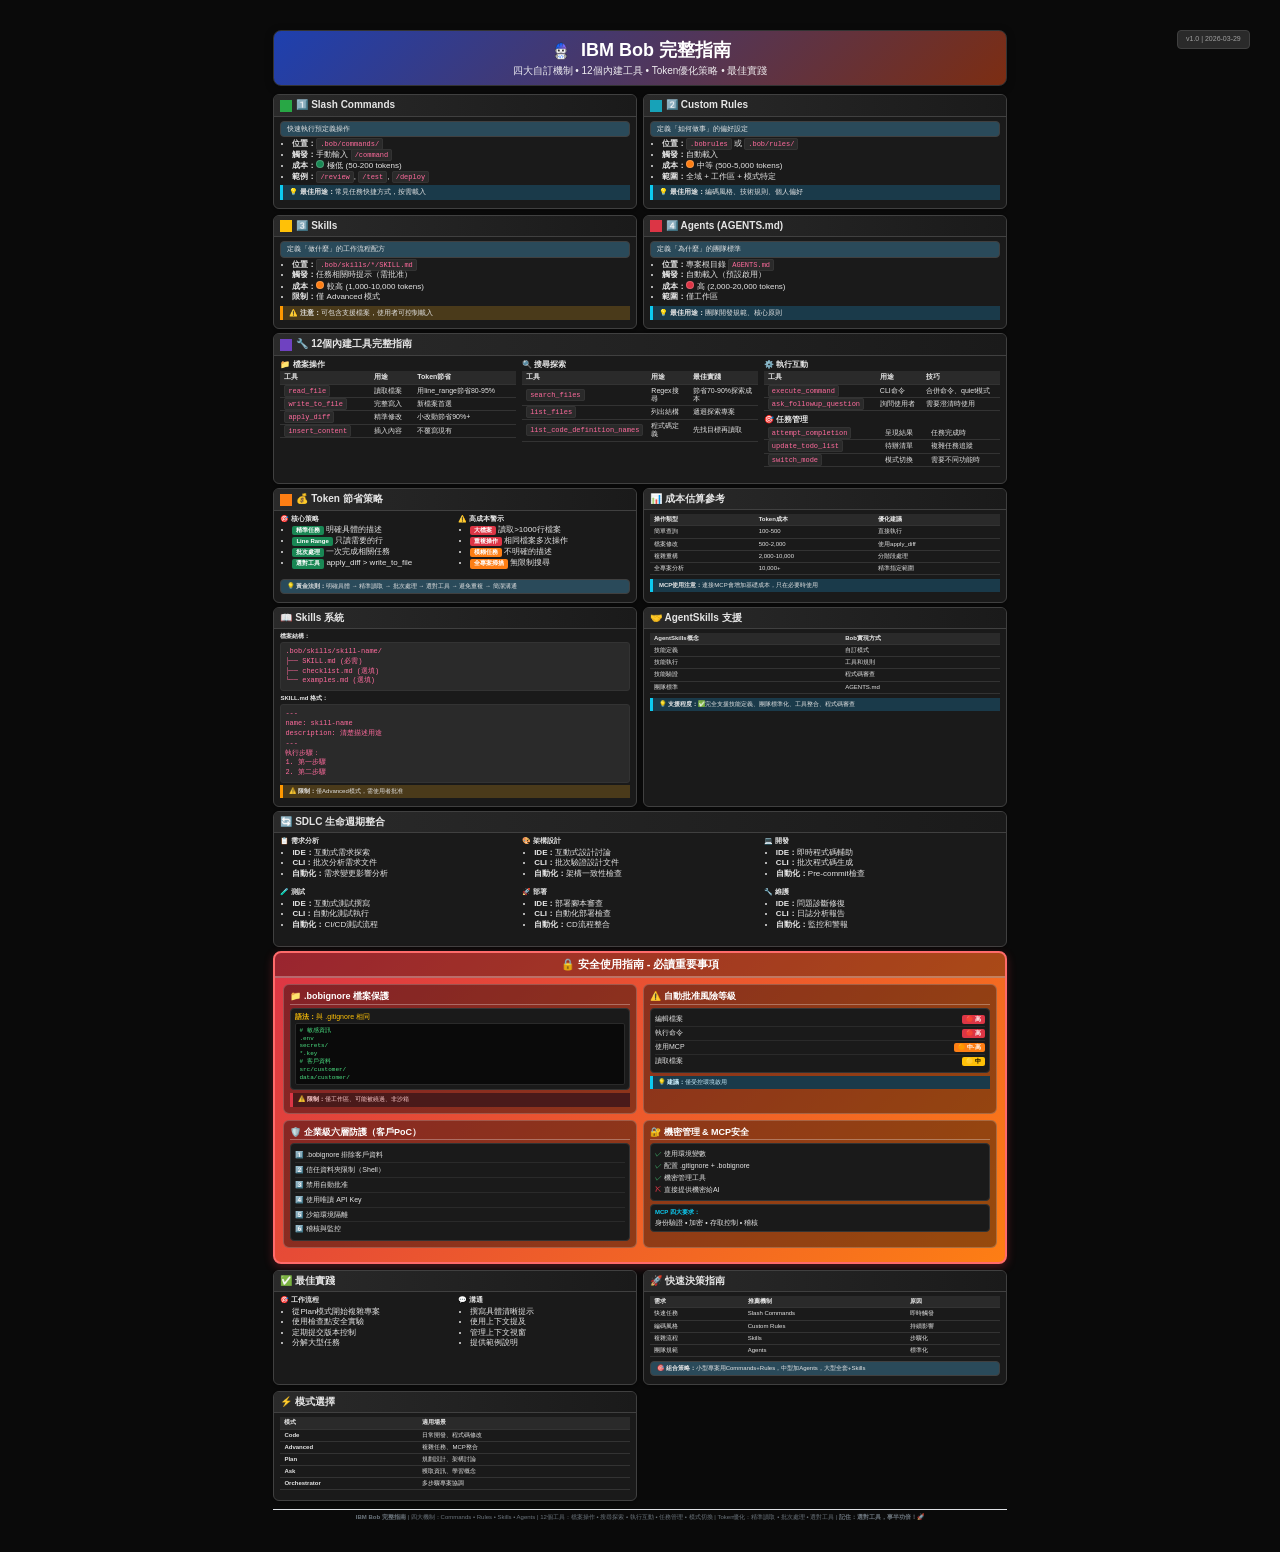
<file: ibm-bob-cheat-sheet.html>
<!DOCTYPE html>
<html lang="zh-TW">
<head>
    <meta charset="UTF-8">
    <meta name="viewport" content="width=device-width, initial-scale=1.0">
    <title>IBM Bob 完整指南 - Cheat Sheet</title>
    <style>
        /* A4 頁面設定 */
        @page {
            size: A4;
            margin: 10mm;
        }
        
        * {
            margin: 0;
            padding: 0;
            box-sizing: border-box;
        }
        
        body {
            font-family: 'Segoe UI', -apple-system, BlinkMacSystemFont, sans-serif;
            font-size: 9px;
            line-height: 1.2;
            color: #e5e5e5;
            background: #0a0a0a;
            width: 210mm;
            min-height: 297mm;
            margin: 0 auto;
            padding: 8mm;
        }
        
        /* Impeccable 設計風格 - 暗色主題 */
        .header {
            background: linear-gradient(135deg, #1e40af 0%, #7c2d12 100%);
            color: white;
            padding: 8px 12px;
            border-radius: 8px;
            margin-bottom: 8px;
            text-align: center;
            box-shadow: 0 2px 8px rgba(0,0,0,0.3);
            border: 1px solid #333;
        }
        
        .header h1 {
            font-size: 18px;
            font-weight: 700;
            margin-bottom: 2px;
        }
        
        .header .subtitle {
            font-size: 10px;
            opacity: 0.9;
        }
        
        .version-info {
            position: absolute;
            top: 8mm;
            right: 8mm;
            background: #2a2a2a;
            padding: 4px 8px;
            border-radius: 4px;
            font-size: 7px;
            color: #a0a0a0;
            border: 1px solid #404040;
        }
        
        /* 網格佈局 */
        .grid {
            display: grid;
            grid-template-columns: 1fr 1fr;
            gap: 6px;
            margin-bottom: 6px;
        }
        
        .grid-3 {
            grid-template-columns: 1fr 1fr 1fr;
        }
        
        .full-width {
            grid-column: 1 / -1;
        }
        
        /* 卡片樣式 - 暗色主題 */
        .card {
            background: #1a1a1a;
            border: 1px solid #404040;
            border-radius: 6px;
            padding: 6px;
            box-shadow: 0 1px 3px rgba(0,0,0,0.3);
        }
        
        .card-header {
            background: linear-gradient(90deg, #2a2a2a, #1a1a1a);
            margin: -6px -6px 4px -6px;
            padding: 4px 6px;
            border-radius: 5px 5px 0 0;
            border-bottom: 1px solid #404040;
            font-weight: 600;
            font-size: 10px;
            color: #e5e5e5;
        }
        
        /* 圖示 */
        .icon {
            display: inline-block;
            width: 12px;
            height: 12px;
            margin-right: 4px;
            vertical-align: middle;
        }
        
        .icon-commands { background: #28a745; }
        .icon-rules { background: #17a2b8; }
        .icon-skills { background: #ffc107; }
        .icon-agents { background: #dc3545; }
        .icon-tools { background: #6f42c1; }
        .icon-token { background: #fd7e14; }
        
        /* 表格樣式 */
        table {
            width: 100%;
            border-collapse: collapse;
            font-size: 7px;
            margin-bottom: 4px;
        }
        
        th, td {
            padding: 2px 4px;
            text-align: left;
            border-bottom: 1px solid #333;
        }
        
        th {
            background: #2a2a2a;
            font-weight: 600;
            color: #e5e5e5;
        }
        
        /* 列表樣式 */
        ul, ol {
            margin-left: 12px;
            margin-bottom: 4px;
        }
        
        li {
            margin-bottom: 1px;
            font-size: 8px;
        }
        
        /* 程式碼樣式 */
        code {
            background: #2a2a2a;
            padding: 1px 3px;
            border-radius: 2px;
            font-family: 'Consolas', 'Monaco', monospace;
            font-size: 7px;
            color: #ff6b9d;
            border: 1px solid #333;
        }
        
        /* 標籤樣式 */
        .badge {
            display: inline-block;
            padding: 1px 4px;
            font-size: 6px;
            font-weight: 600;
            border-radius: 2px;
            margin-right: 2px;
        }
        
        .badge-success { background: #198754; color: #ffffff; }
        .badge-warning { background: #fd7e14; color: #ffffff; }
        .badge-danger { background: #dc3545; color: #ffffff; }
        .badge-info { background: #0dcaf0; color: #000000; }
        
        /* 成本指示器 - 暗色主題 */
        .cost-indicator {
            display: inline-block;
            width: 8px;
            height: 8px;
            border-radius: 50%;
            margin-right: 3px;
            border: 1px solid rgba(255,255,255,0.2);
        }
        
        .cost-low { background: #198754; }
        .cost-medium { background: #fd7e14; }
        .cost-high { background: #fd7e14; }
        .cost-very-high { background: #dc3545; }
        
        /* 特殊樣式 - 暗色主題 */
        .highlight {
            background: #2a4a5a;
            color: #e5e5e5;
            padding: 3px 6px;
            border-radius: 4px;
            margin: 2px 0;
            border: 1px solid #404040;
        }
        
        .tip {
            background: #1a3a4a;
            border-left: 3px solid #0dcaf0;
            color: #e5e5e5;
            padding: 3px 6px;
            margin: 2px 0;
            font-size: 7px;
        }
        
        .warning {
            background: #4a3a1a;
            border-left: 3px solid #ff9800;
            color: #e5e5e5;
            padding: 3px 6px;
            margin: 2px 0;
            font-size: 7px;
        }
        
        /* 響應式調整 */
        @media print {
            body {
                width: auto;
                margin: 0;
                padding: 5mm;
                background: white !important;
                color: black !important;
            }
            .card {
                background: white !important;
                border: 1px solid #ddd !important;
                color: black !important;
            }
            .section-title {
                color: #333 !important;
            }
            th {
                background: #f8f9fa !important;
                color: #333 !important;
            }
            td {
                color: #333 !important;
            }
            code {
                background: #f8f9fa !important;
                color: #e83e8c !important;
            }
            .highlight, .tip, .warning {
                background: #f8f9fa !important;
                color: #333 !important;
            }
            .version-info { display: none; }
        }
        
        /* 文字大小調整 */
        .text-xs { font-size: 6px; }
        .text-sm { font-size: 7px; }
        .text-md { font-size: 8px; }
        .text-lg { font-size: 9px; }
        
        /* 間距調整 */
        .mb-1 { margin-bottom: 2px; }
        .mb-2 { margin-bottom: 4px; }
        .mt-1 { margin-top: 2px; }
        .mt-2 { margin-top: 4px; }
    </style>
</head>
<body>
    <div class="version-info">
        v1.0 | 2026-03-29
    </div>
    
    <div class="header">
        <h1><img src="bob.svg" alt="IBM Bob" style="width: 24px; height: 24px; vertical-align: middle; margin-right: 8px;">IBM Bob 完整指南</h1>
        <div class="subtitle">四大自訂機制 • 12個內建工具 • Token優化策略 • 最佳實踐</div>
    </div>
    
    <!-- 四大自訂機制概覽 -->
    <div class="grid mb-2">
        <div class="card">
            <div class="card-header">
                <span class="icon icon-commands"></span>1️⃣ Slash Commands
            </div>
            <div class="highlight text-sm mb-1">快速執行預定義操作</div>
            <ul class="text-xs">
                <li><strong>位置：</strong><code>.bob/commands/</code></li>
                <li><strong>觸發：</strong>手動輸入 <code>/command</code></li>
                <li><strong>成本：</strong><span class="cost-indicator cost-low"></span>極低 (50-200 tokens)</li>
                <li><strong>範例：</strong><code>/review</code>, <code>/test</code>, <code>/deploy</code></li>
            </ul>
            <div class="tip">
                <strong>💡 最佳用途：</strong>常見任務快捷方式，按需載入
            </div>
        </div>
        
        <div class="card">
            <div class="card-header">
                <span class="icon icon-rules"></span>2️⃣ Custom Rules
            </div>
            <div class="highlight text-sm mb-1">定義「如何做事」的偏好設定</div>
            <ul class="text-xs">
                <li><strong>位置：</strong><code>.bobrules</code> 或 <code>.bob/rules/</code></li>
                <li><strong>觸發：</strong>自動載入</li>
                <li><strong>成本：</strong><span class="cost-indicator cost-medium"></span>中等 (500-5,000 tokens)</li>
                <li><strong>範圍：</strong>全域 + 工作區 + 模式特定</li>
            </ul>
            <div class="tip">
                <strong>💡 最佳用途：</strong>編碼風格、技術規則、個人偏好
            </div>
        </div>
        
        <div class="card">
            <div class="card-header">
                <span class="icon icon-skills"></span>3️⃣ Skills
            </div>
            <div class="highlight text-sm mb-1">定義「做什麼」的工作流程配方</div>
            <ul class="text-xs">
                <li><strong>位置：</strong><code>.bob/skills/*/SKILL.md</code></li>
                <li><strong>觸發：</strong>任務相關時提示（需批准）</li>
                <li><strong>成本：</strong><span class="cost-indicator cost-high"></span>較高 (1,000-10,000 tokens)</li>
                <li><strong>限制：</strong>僅 Advanced 模式</li>
            </ul>
            <div class="warning">
                <strong>⚠️ 注意：</strong>可包含支援檔案，使用者可控制載入
            </div>
        </div>
        
        <div class="card">
            <div class="card-header">
                <span class="icon icon-agents"></span>4️⃣ Agents (AGENTS.md)
            </div>
            <div class="highlight text-sm mb-1">定義「為什麼」的團隊標準</div>
            <ul class="text-xs">
                <li><strong>位置：</strong>專案根目錄 <code>AGENTS.md</code></li>
                <li><strong>觸發：</strong>自動載入（預設啟用）</li>
                <li><strong>成本：</strong><span class="cost-indicator cost-very-high"></span>高 (2,000-20,000 tokens)</li>
                <li><strong>範圍：</strong>僅工作區</li>
            </ul>
            <div class="tip">
                <strong>💡 最佳用途：</strong>團隊開發規範、核心原則
            </div>
        </div>
    </div>
    
    <!-- 12個內建工具 -->
    <div class="card full-width mb-2">
        <div class="card-header">
            <span class="icon icon-tools"></span>🔧 12個內建工具完整指南
        </div>
        <div class="grid grid-3">
            <div>
                <h4 class="text-md mb-1">📁 檔案操作</h4>
                <table>
                    <tr><th>工具</th><th>用途</th><th>Token節省</th></tr>
                    <tr><td><code>read_file</code></td><td>讀取檔案</td><td>用line_range節省80-95%</td></tr>
                    <tr><td><code>write_to_file</code></td><td>完整寫入</td><td>新檔案首選</td></tr>
                    <tr><td><code>apply_diff</code></td><td>精準修改</td><td>小改動節省90%+</td></tr>
                    <tr><td><code>insert_content</code></td><td>插入內容</td><td>不覆寫現有</td></tr>
                </table>
            </div>
            <div>
                <h4 class="text-md mb-1">🔍 搜尋探索</h4>
                <table>
                    <tr><th>工具</th><th>用途</th><th>最佳實踐</th></tr>
                    <tr><td><code>search_files</code></td><td>Regex搜尋</td><td>節省70-90%探索成本</td></tr>
                    <tr><td><code>list_files</code></td><td>列出結構</td><td>遞迴探索專案</td></tr>
                    <tr><td><code>list_code_definition_names</code></td><td>程式碼定義</td><td>先找目標再讀取</td></tr>
                </table>
            </div>
            <div>
                <h4 class="text-md mb-1">⚙️ 執行互動</h4>
                <table>
                    <tr><th>工具</th><th>用途</th><th>技巧</th></tr>
                    <tr><td><code>execute_command</code></td><td>CLI命令</td><td>合併命令、quiet模式</td></tr>
                    <tr><td><code>ask_followup_question</code></td><td>詢問使用者</td><td>需要澄清時使用</td></tr>
                </table>
                <h4 class="text-md mb-1 mt-2">🎯 任務管理</h4>
                <table>
                    <tr><td><code>attempt_completion</code></td><td>呈現結果</td><td>任務完成時</td></tr>
                    <tr><td><code>update_todo_list</code></td><td>待辦清單</td><td>複雜任務追蹤</td></tr>
                    <tr><td><code>switch_mode</code></td><td>模式切換</td><td>需要不同功能時</td></tr>
                </table>
            </div>
        </div>
    </div>
    
    <!-- Token 優化策略 -->
    <div class="grid mb-2">
        <div class="card">
            <div class="card-header">
                <span class="icon icon-token"></span>💰 Token 節省策略
            </div>
            <div class="grid">
                <div>
                    <h4 class="text-sm mb-1">🎯 核心策略</h4>
                    <ul class="text-xs">
                        <li><span class="badge badge-success">精準任務</span>明確具體的描述</li>
                        <li><span class="badge badge-success">Line Range</span>只讀需要的行</li>
                        <li><span class="badge badge-success">批次處理</span>一次完成相關任務</li>
                        <li><span class="badge badge-success">選對工具</span>apply_diff > write_to_file</li>
                    </ul>
                </div>
                <div>
                    <h4 class="text-sm mb-1">⚠️ 高成本警示</h4>
                    <ul class="text-xs">
                        <li><span class="badge badge-danger">大檔案</span>讀取>1000行檔案</li>
                        <li><span class="badge badge-danger">重複操作</span>相同檔案多次操作</li>
                        <li><span class="badge badge-warning">模糊任務</span>不明確的描述</li>
                        <li><span class="badge badge-warning">全專案掃描</span>無限制搜尋</li>
                    </ul>
                </div>
            </div>
            <div class="highlight text-xs">
                <strong>💡 黃金法則：</strong>明確具體 → 精準讀取 → 批次處理 → 選對工具 → 避免重複 → 簡潔溝通
            </div>
        </div>
        
        <div class="card">
            <div class="card-header">📊 成本估算參考</div>
            <table class="text-xs">
                <tr><th>操作類型</th><th>Token成本</th><th>優化建議</th></tr>
                <tr><td>簡單查詢</td><td>100-500</td><td>直接執行</td></tr>
                <tr><td>檔案修改</td><td>500-2,000</td><td>使用apply_diff</td></tr>
                <tr><td>複雜重構</td><td>2,000-10,000</td><td>分階段處理</td></tr>
                <tr><td>全專案分析</td><td>10,000+</td><td>精準指定範圍</td></tr>
            </table>
            <div class="tip text-xs">
                <strong>MCP使用注意：</strong>連接MCP會增加基礎成本，只在必要時使用
            </div>
        </div>
    </div>
    
    <!-- Skills 和 AgentSkills -->
    <div class="grid mb-2">
        <div class="card">
            <div class="card-header">📖 Skills 系統</div>
            <div class="text-xs">
                <div class="mb-1"><strong>檔案結構：</strong></div>
                <pre style="background: #2a2a2a; padding: 4px; border-radius: 3px; font-family: 'Consolas', monospace; font-size: 7px; color: #ff6b9d; border: 1px solid #333; margin: 2px 0; line-height: 1.4;">.bob/skills/skill-name/
├── SKILL.md (必需)
├── checklist.md (選填)
└── examples.md (選填)</pre>
                
                <div class="mb-1 mt-2"><strong>SKILL.md 格式：</strong></div>
                <pre style="background: #2a2a2a; padding: 4px; border-radius: 3px; font-family: 'Consolas', monospace; font-size: 7px; color: #ff6b9d; border: 1px solid #333; margin: 2px 0; line-height: 1.4;">---
name: skill-name
description: 清楚描述用途
---
執行步驟：
1. 第一步驟
2. 第二步驟</pre>
                
                <div class="warning text-xs mt-1">
                    <strong>⚠️ 限制：</strong>僅Advanced模式，需使用者批准
                </div>
            </div>
        </div>
        
        <div class="card">
            <div class="card-header">🤝 AgentSkills 支援</div>
            <table class="text-xs">
                <tr><th>AgentSkills概念</th><th>Bob實現方式</th></tr>
                <tr><td>技能定義</td><td>自訂模式</td></tr>
                <tr><td>技能執行</td><td>工具和規則</td></tr>
                <tr><td>技能驗證</td><td>程式碼審查</td></tr>
                <tr><td>團隊標準</td><td>AGENTS.md</td></tr>
            </table>
            <div class="tip text-xs">
                <strong>💡 支援程度：</strong>✅完全支援技能定義、團隊標準化、工具整合、程式碼審查
            </div>
        </div>
    </div>
    
    <!-- SDLC 整合 -->
    <div class="card full-width mb-2">
        <div class="card-header">🔄 SDLC 生命週期整合</div>
        <div class="grid grid-3">
            <div>
                <h4 class="text-sm mb-1">📋 需求分析</h4>
                <ul class="text-xs">
                    <li><strong>IDE：</strong>互動式需求探索</li>
                    <li><strong>CLI：</strong>批次分析需求文件</li>
                    <li><strong>自動化：</strong>需求變更影響分析</li>
                </ul>
            </div>
            <div>
                <h4 class="text-sm mb-1">🎨 架構設計</h4>
                <ul class="text-xs">
                    <li><strong>IDE：</strong>互動式設計討論</li>
                    <li><strong>CLI：</strong>批次驗證設計文件</li>
                    <li><strong>自動化：</strong>架構一致性檢查</li>
                </ul>
            </div>
            <div>
                <h4 class="text-sm mb-1">💻 開發</h4>
                <ul class="text-xs">
                    <li><strong>IDE：</strong>即時程式碼輔助</li>
                    <li><strong>CLI：</strong>批次程式碼生成</li>
                    <li><strong>自動化：</strong>Pre-commit檢查</li>
                </ul>
            </div>
            <div>
                <h4 class="text-sm mb-1">🧪 測試</h4>
                <ul class="text-xs">
                    <li><strong>IDE：</strong>互動式測試撰寫</li>
                    <li><strong>CLI：</strong>自動化測試執行</li>
                    <li><strong>自動化：</strong>CI/CD測試流程</li>
                </ul>
            </div>
            <div>
                <h4 class="text-sm mb-1">🚀 部署</h4>
                <ul class="text-xs">
                    <li><strong>IDE：</strong>部署腳本審查</li>
                    <li><strong>CLI：</strong>自動化部署檢查</li>
                    <li><strong>自動化：</strong>CD流程整合</li>
                </ul>
            </div>
            <div>
                <h4 class="text-sm mb-1">🔧 維護</h4>
                <ul class="text-xs">
                    <li><strong>IDE：</strong>問題診斷修復</li>
                    <li><strong>CLI：</strong>日誌分析報告</li>
                    <li><strong>自動化：</strong>監控和警報</li>
                </ul>
            </div>
        </div>
    </div>
    
    <!-- 安全指南 - 警示風格 -->
    <div style="background: linear-gradient(135deg, #dc3545 0%, #fd7e14 100%); border: 2px solid #ff6b6b; border-radius: 8px; padding: 8px; margin-bottom: 6px; box-shadow: 0 3px 10px rgba(220,53,69,0.3);">
        <div style="background: rgba(0,0,0,0.3); margin: -8px -8px 6px -8px; padding: 5px 8px; border-radius: 6px 6px 0 0; font-weight: 700; font-size: 11px; color: #ffffff; text-align: center; border-bottom: 2px solid rgba(255,255,255,0.3);">
            🔒 安全使用指南 - 必讀重要事項
        </div>
        
        <div class="grid">
            <!-- .bobignore -->
            <div style="background: rgba(0,0,0,0.4); border: 1px solid rgba(255,255,255,0.2); border-radius: 6px; padding: 6px;">
                <h4 style="color: #fff; font-size: 9px; font-weight: 600; margin-bottom: 3px; border-bottom: 1px solid rgba(255,255,255,0.3); padding-bottom: 2px;">
                    📁 .bobignore 檔案保護
                </h4>
                <div style="background: #1a1a1a; border: 1px solid #333; border-radius: 4px; padding: 4px; margin: 3px 0;">
                    <div style="font-size: 7px; color: #ffc107; margin-bottom: 2px;"><strong>語法：</strong>與 .gitignore 相同</div>
                    <pre style="background: #0a0a0a; padding: 3px; border-radius: 2px; font-family: 'Consolas', monospace; font-size: 6px; color: #4ade80; border: 1px solid #2a2a2a; margin: 0; line-height: 1.3;"># 敏感資訊
.env
secrets/
*.key
# 客戶資料
src/customer/
data/customer/</pre>
                </div>
                <div style="background: #4a1a1a; border-left: 3px solid #dc3545; padding: 3px 5px; margin-top: 3px; font-size: 6px; color: #ffcccc;">
                    <strong>⚠️ 限制：</strong>僅工作區、可能被繞過、非沙箱
                </div>
            </div>
            
            <!-- 自動批准風險 -->
            <div style="background: rgba(0,0,0,0.4); border: 1px solid rgba(255,255,255,0.2); border-radius: 6px; padding: 6px;">
                <h4 style="color: #fff; font-size: 9px; font-weight: 600; margin-bottom: 3px; border-bottom: 1px solid rgba(255,255,255,0.3); padding-bottom: 2px;">
                    ⚠️ 自動批准風險等級
                </h4>
                <div style="background: #1a1a1a; border: 1px solid #333; border-radius: 4px; padding: 4px; margin: 3px 0;">
                    <div style="display: flex; justify-content: space-between; padding: 2px 0; border-bottom: 1px solid #2a2a2a; font-size: 7px;">
                        <span style="color: #e5e5e5;">編輯檔案</span>
                        <span style="background: #dc3545; color: #fff; padding: 1px 4px; border-radius: 2px; font-size: 6px; font-weight: 600;">🔴 高</span>
                    </div>
                    <div style="display: flex; justify-content: space-between; padding: 2px 0; border-bottom: 1px solid #2a2a2a; font-size: 7px;">
                        <span style="color: #e5e5e5;">執行命令</span>
                        <span style="background: #dc3545; color: #fff; padding: 1px 4px; border-radius: 2px; font-size: 6px; font-weight: 600;">🔴 高</span>
                    </div>
                    <div style="display: flex; justify-content: space-between; padding: 2px 0; border-bottom: 1px solid #2a2a2a; font-size: 7px;">
                        <span style="color: #e5e5e5;">使用MCP</span>
                        <span style="background: #fd7e14; color: #fff; padding: 1px 4px; border-radius: 2px; font-size: 6px; font-weight: 600;">🟠 中-高</span>
                    </div>
                    <div style="display: flex; justify-content: space-between; padding: 2px 0; font-size: 7px;">
                        <span style="color: #e5e5e5;">讀取檔案</span>
                        <span style="background: #ffc107; color: #000; padding: 1px 4px; border-radius: 2px; font-size: 6px; font-weight: 600;">🟡 中</span>
                    </div>
                </div>
                <div style="background: #1a3a4a; border-left: 3px solid #0dcaf0; padding: 3px 5px; margin-top: 3px; font-size: 6px; color: #ccf0ff;">
                    <strong>💡 建議：</strong>僅受控環境啟用
                </div>
            </div>
        </div>
        
        <div class="grid" style="margin-top: 4px;">
            <!-- 企業級六層防護 -->
            <div style="background: rgba(0,0,0,0.4); border: 1px solid rgba(255,255,255,0.2); border-radius: 6px; padding: 6px;">
                <h4 style="color: #fff; font-size: 9px; font-weight: 600; margin-bottom: 3px; border-bottom: 1px solid rgba(255,255,255,0.3); padding-bottom: 2px;">
                    🛡️ 企業級六層防護（客戶PoC）
                </h4>
                <div style="background: #1a1a1a; border: 1px solid #333; border-radius: 4px; padding: 4px;">
                    <div style="font-size: 7px; line-height: 1.4; color: #e5e5e5;">
                        <div style="padding: 2px 0; border-bottom: 1px solid #2a2a2a;"><strong style="color: #4ade80;">1️⃣</strong> .bobignore 排除客戶資料</div>
                        <div style="padding: 2px 0; border-bottom: 1px solid #2a2a2a;"><strong style="color: #4ade80;">2️⃣</strong> 信任資料夾限制（Shell）</div>
                        <div style="padding: 2px 0; border-bottom: 1px solid #2a2a2a;"><strong style="color: #4ade80;">3️⃣</strong> 禁用自動批准</div>
                        <div style="padding: 2px 0; border-bottom: 1px solid #2a2a2a;"><strong style="color: #4ade80;">4️⃣</strong> 使用唯讀 API Key</div>
                        <div style="padding: 2px 0; border-bottom: 1px solid #2a2a2a;"><strong style="color: #4ade80;">5️⃣</strong> 沙箱環境隔離</div>
                        <div style="padding: 2px 0;"><strong style="color: #4ade80;">6️⃣</strong> 稽核與監控</div>
                    </div>
                </div>
            </div>
            
            <!-- 機密管理 + MCP -->
            <div style="background: rgba(0,0,0,0.4); border: 1px solid rgba(255,255,255,0.2); border-radius: 6px; padding: 6px;">
                <h4 style="color: #fff; font-size: 9px; font-weight: 600; margin-bottom: 3px; border-bottom: 1px solid rgba(255,255,255,0.3); padding-bottom: 2px;">
                    🔐 機密管理 & MCP安全
                </h4>
                <div style="background: #1a1a1a; border: 1px solid #333; border-radius: 4px; padding: 4px; margin-bottom: 3px;">
                    <div style="font-size: 7px; color: #e5e5e5; line-height: 1.4;">
                        <div style="padding: 1px 0;"><span style="color: #4ade80;">✓</span> 使用環境變數</div>
                        <div style="padding: 1px 0;"><span style="color: #4ade80;">✓</span> 配置 .gitignore + .bobignore</div>
                        <div style="padding: 1px 0;"><span style="color: #4ade80;">✓</span> 機密管理工具</div>
                        <div style="padding: 1px 0;"><span style="color: #dc3545;">✗</span> 直接提供機密給AI</div>
                    </div>
                </div>
                <div style="background: #1a1a1a; border: 1px solid #333; border-radius: 4px; padding: 4px;">
                    <div style="font-size: 6px; color: #0dcaf0; font-weight: 600; margin-bottom: 2px;">MCP 四大要求：</div>
                    <div style="font-size: 7px; color: #e5e5e5; line-height: 1.3;">
                        身份驗證 • 加密 • 存取控制 • 稽核
                    </div>
                </div>
            </div>
        </div>
    </div>
    
    <!-- 最佳實踐和快速參考 -->
    <div class="grid">
        <div class="card">
            <div class="card-header">✅ 最佳實踐</div>
            <div class="grid">
                <div>
                    <h4 class="text-sm mb-1">🎯 工作流程</h4>
                    <ul class="text-xs">
                        <li>從Plan模式開始複雜專案</li>
                        <li>使用檢查點安全實驗</li>
                        <li>定期提交版本控制</li>
                        <li>分解大型任務</li>
                    </ul>
                </div>
                <div>
                    <h4 class="text-sm mb-1">💬 溝通</h4>
                    <ul class="text-xs">
                        <li>撰寫具體清晰提示</li>
                        <li>使用上下文提及</li>
                        <li>管理上下文視窗</li>
                        <li>提供範例說明</li>
                    </ul>
                </div>
            </div>
        </div>
        
        <div class="card">
            <div class="card-header">🚀 快速決策指南</div>
            <table class="text-xs">
                <tr><th>需求</th><th>推薦機制</th><th>原因</th></tr>
                <tr><td>快速任務</td><td>Slash Commands</td><td>即時觸發</td></tr>
                <tr><td>編碼風格</td><td>Custom Rules</td><td>持續影響</td></tr>
                <tr><td>複雜流程</td><td>Skills</td><td>步驟化</td></tr>
                <tr><td>團隊規範</td><td>Agents</td><td>標準化</td></tr>
            </table>
            <div class="highlight text-xs">
                <strong>🎯 組合策略：</strong>小型專案用Commands+Rules，中型加Agents，大型全套+Skills
            </div>
        </div>
        
        <div class="card">
            <div class="card-header">⚡ 模式選擇</div>
            <table class="text-xs">
                <tr><th>模式</th><th>適用場景</th></tr>
                <tr><td><strong>Code</strong></td><td>日常開發、程式碼修改</td></tr>
                <tr><td><strong>Advanced</strong></td><td>複雜任務、MCP整合</td></tr>
                <tr><td><strong>Plan</strong></td><td>規劃設計、架構討論</td></tr>
                <tr><td><strong>Ask</strong></td><td>獲取資訊、學習概念</td></tr>
                <tr><td><strong>Orchestrator</strong></td><td>多步驟專案協調</td></tr>
            </table>
        </div>
    </div>
    
    <!-- 頁腳 -->
    <div style="margin-top: 8px; text-align: center; font-size: 6px; color: #6c757d; border-top: 1px solid #dee2e6; padding-top: 4px;">
        <strong>IBM Bob 完整指南</strong> | 四大機制：Commands • Rules • Skills • Agents | 
        12個工具：檔案操作 • 搜尋探索 • 執行互動 • 任務管理 • 模式切換 | 
        Token優化：精準讀取 • 批次處理 • 選對工具 | 
        <strong>記住：選對工具，事半功倍！🚀</strong>
    </div>
</body>
</html>
</file>
